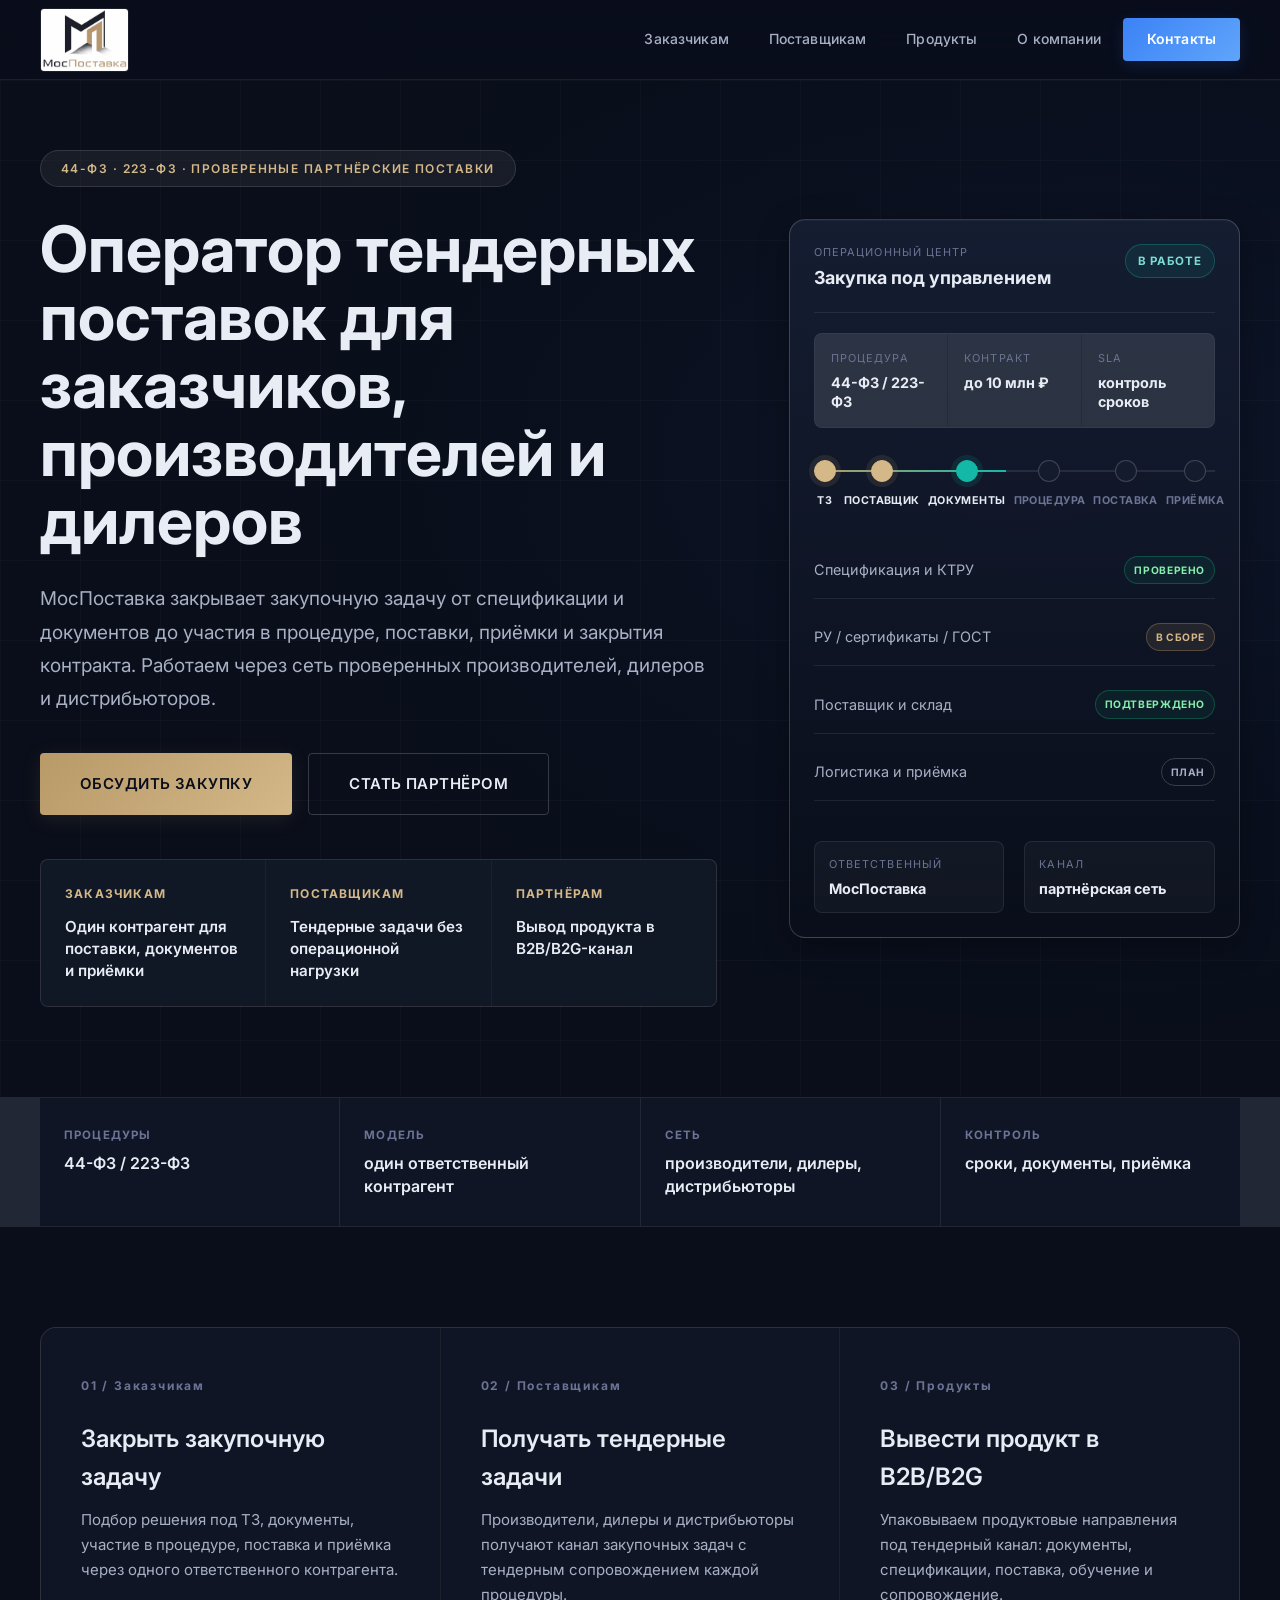
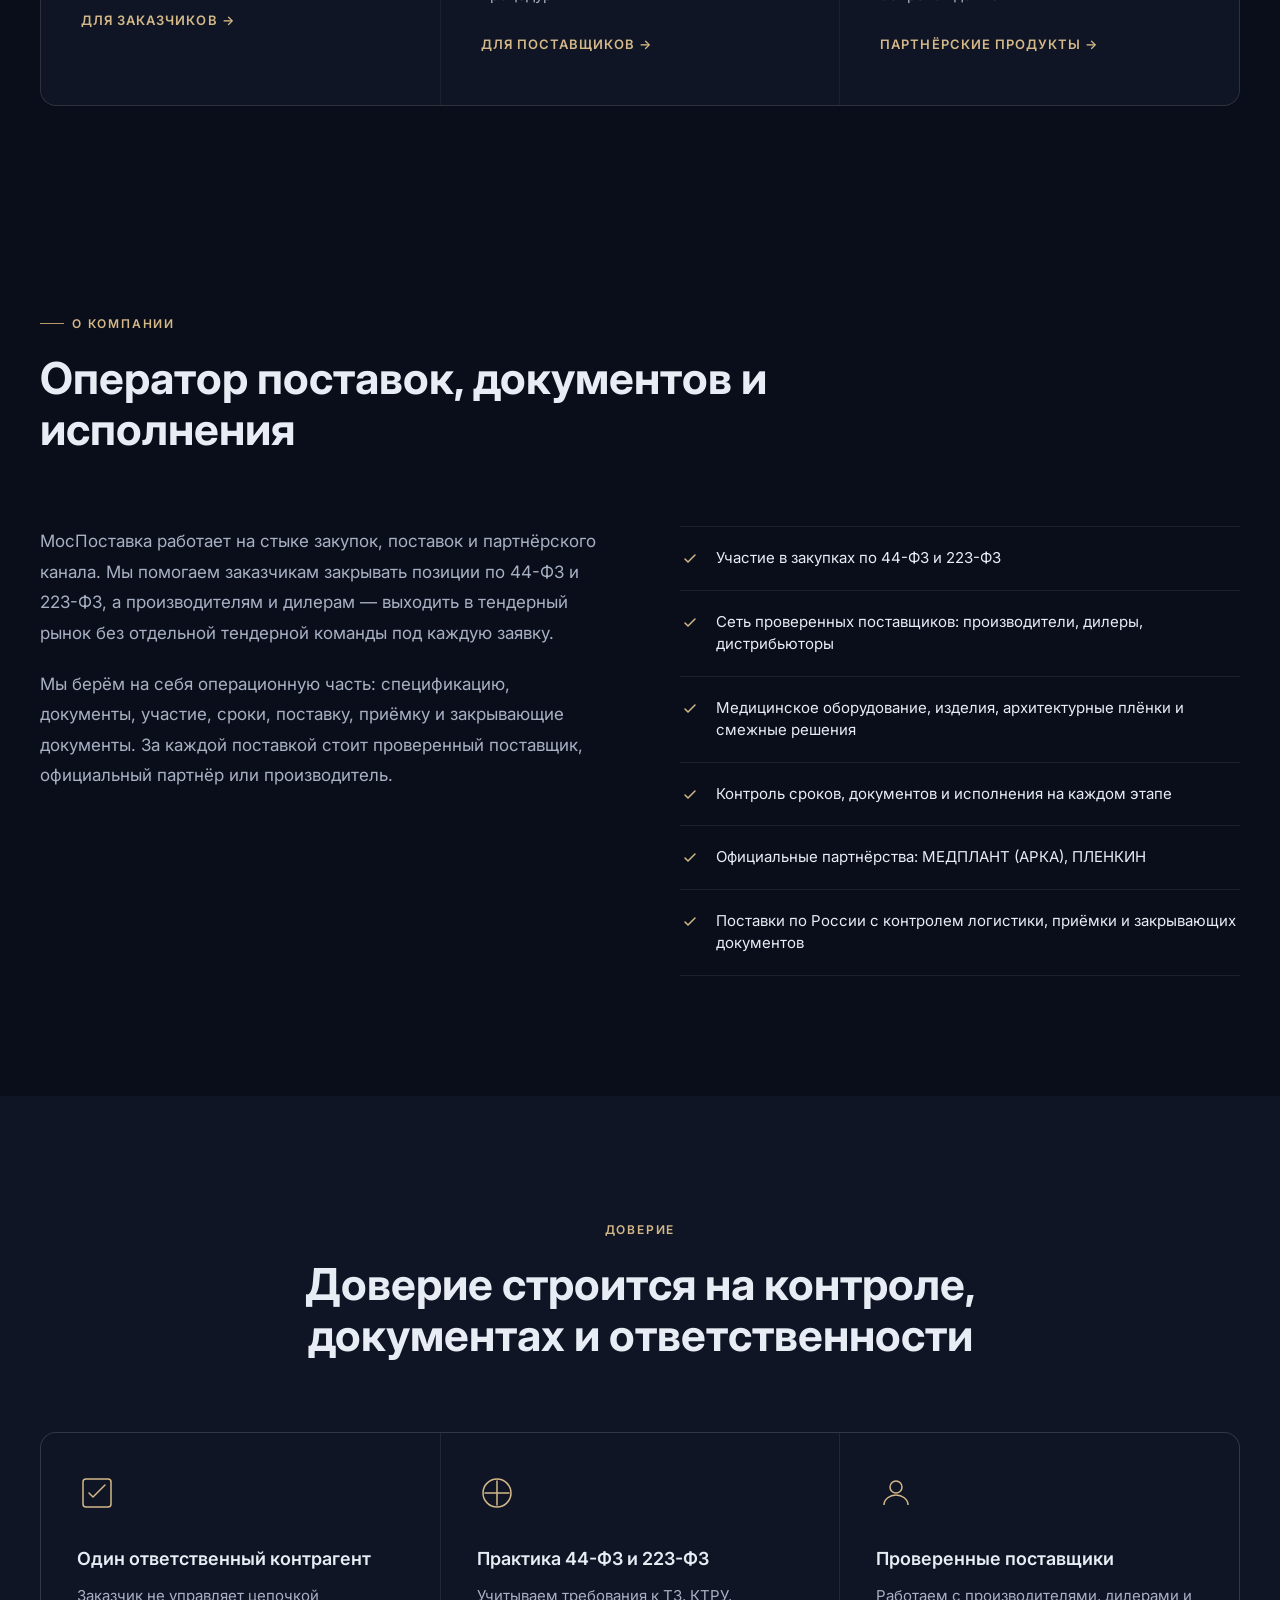
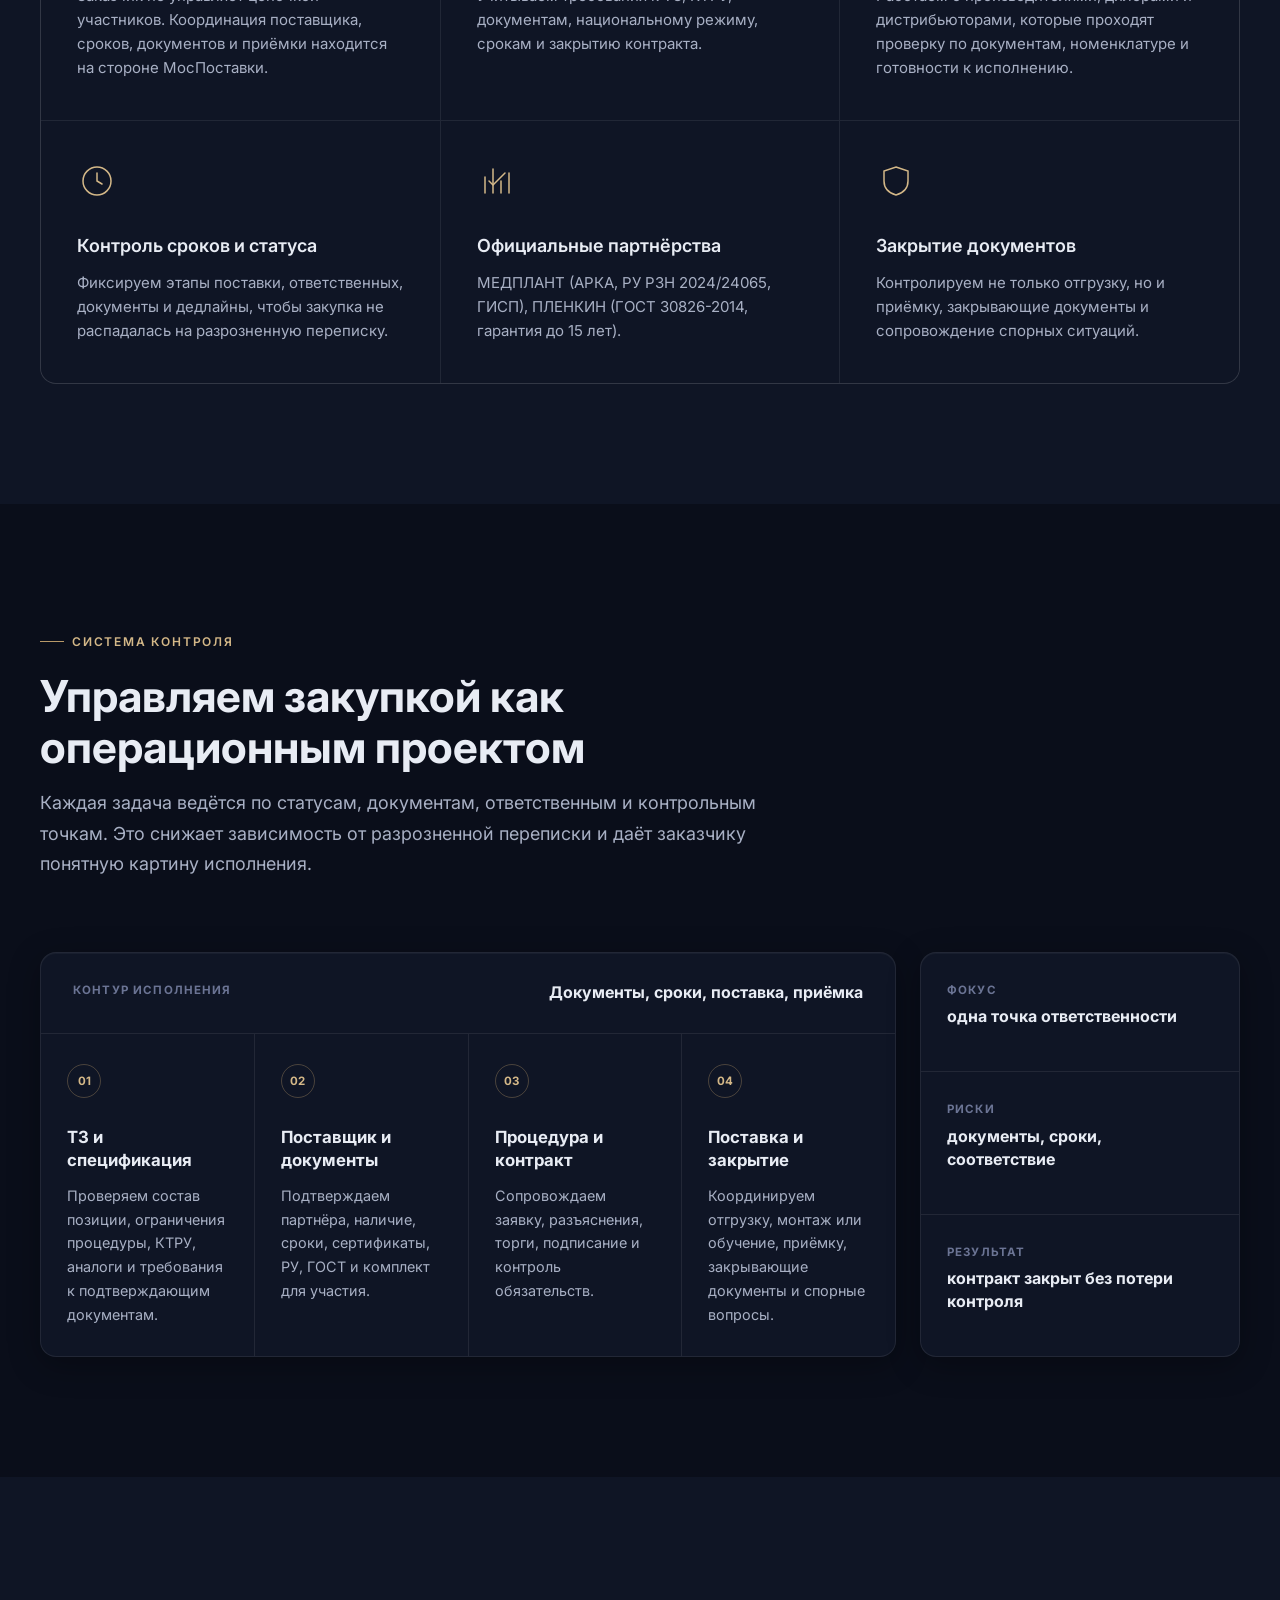
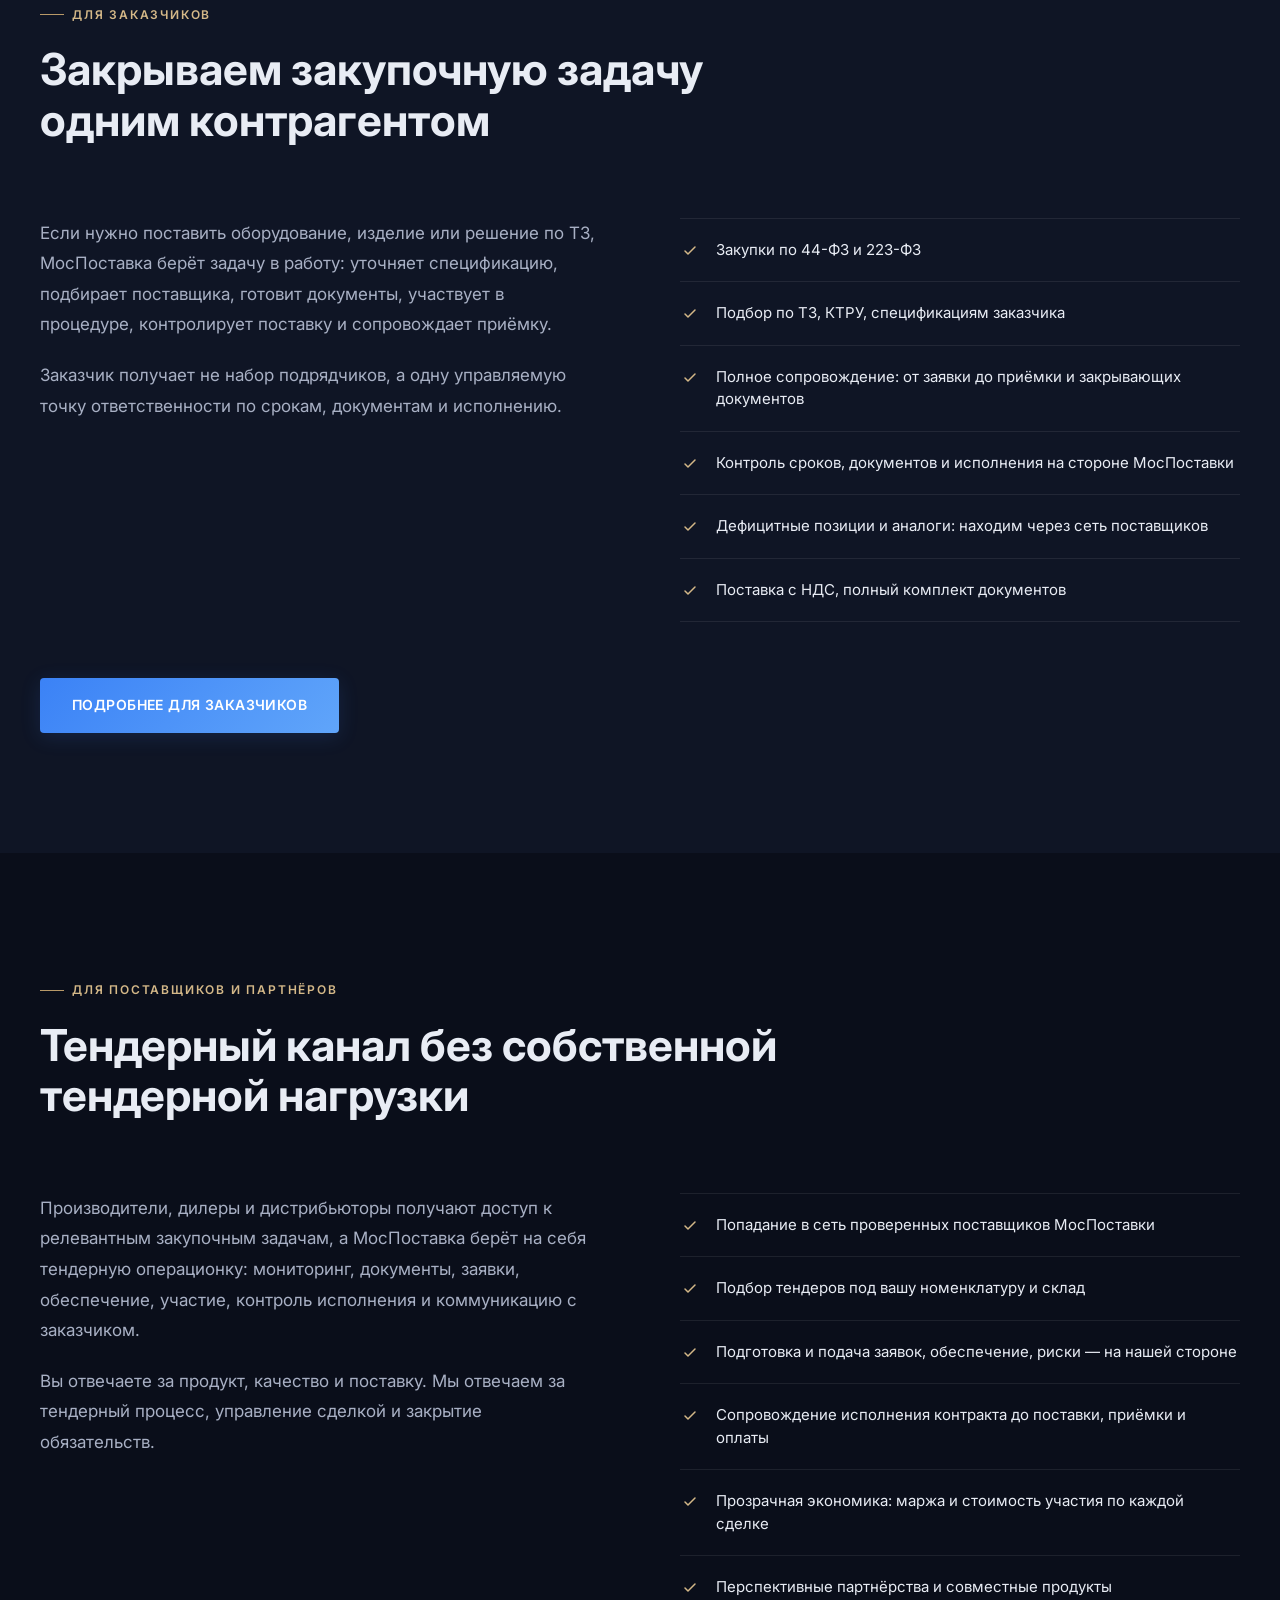
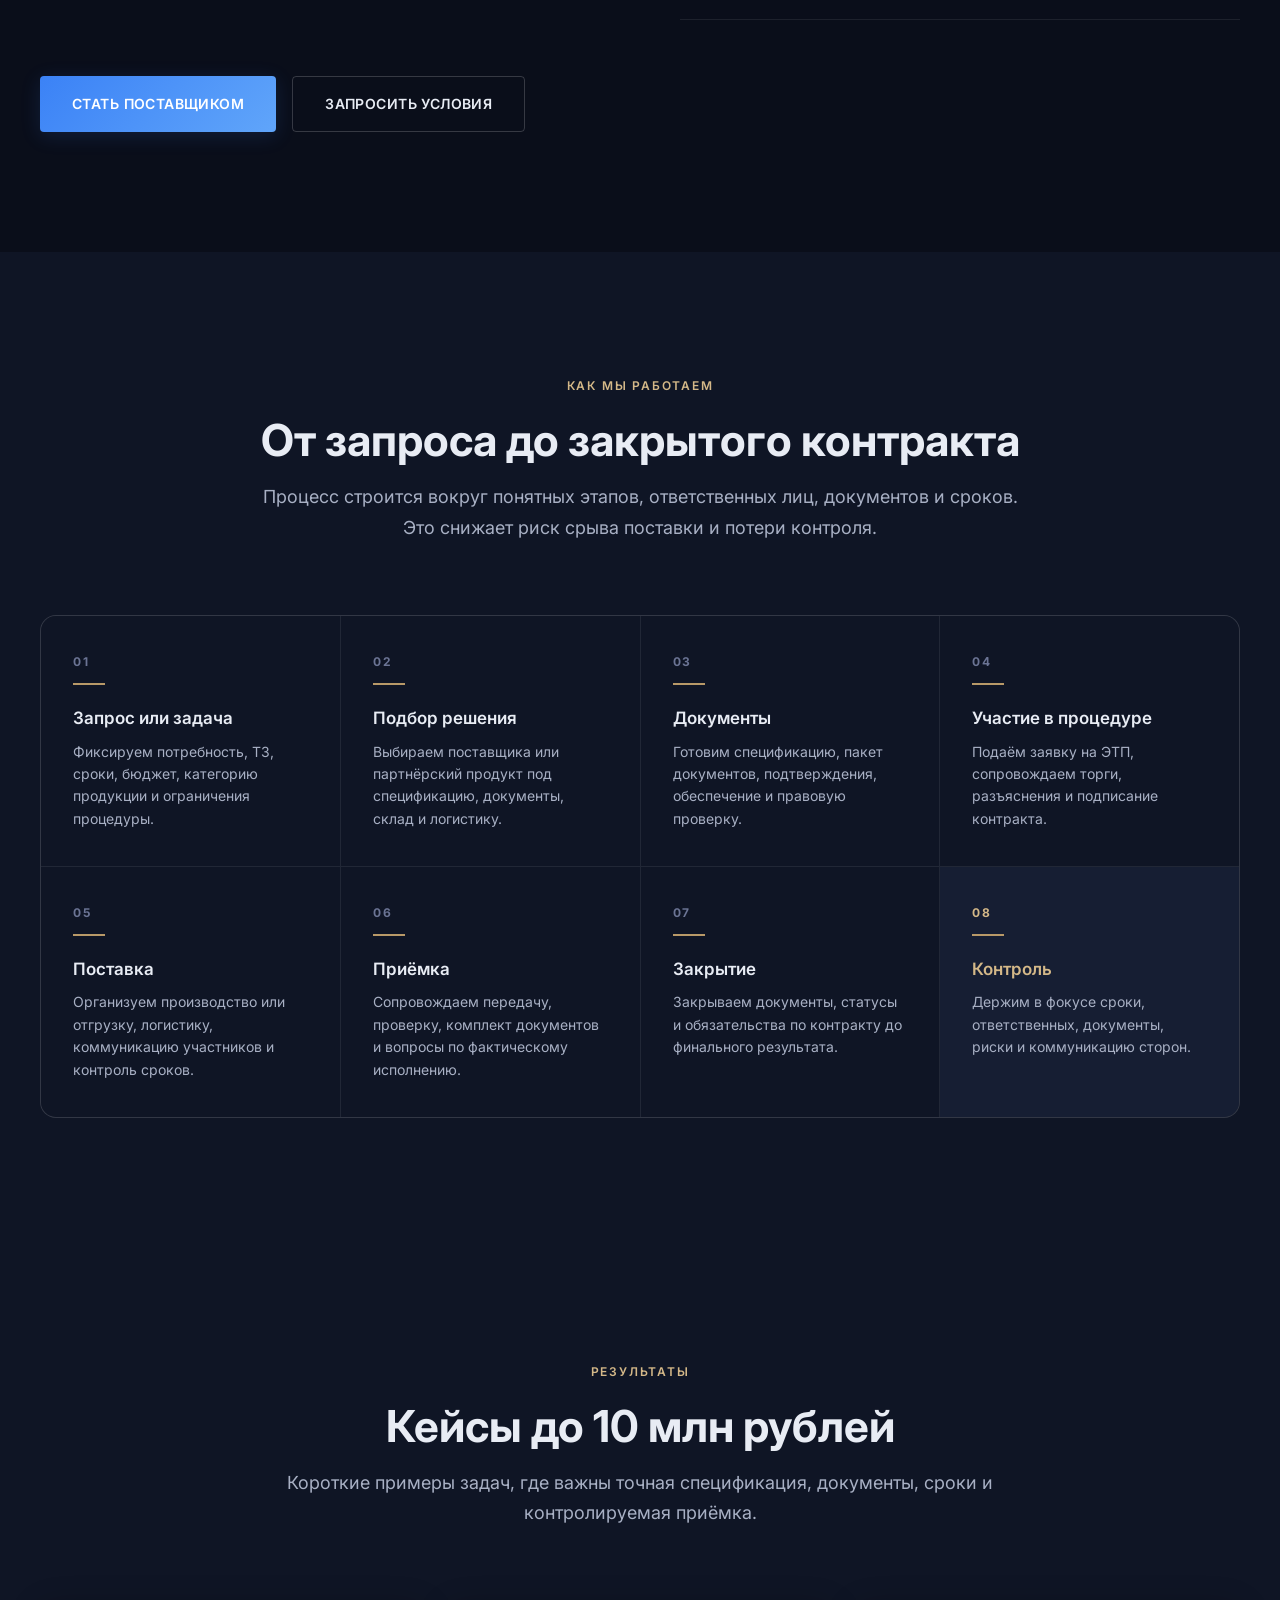
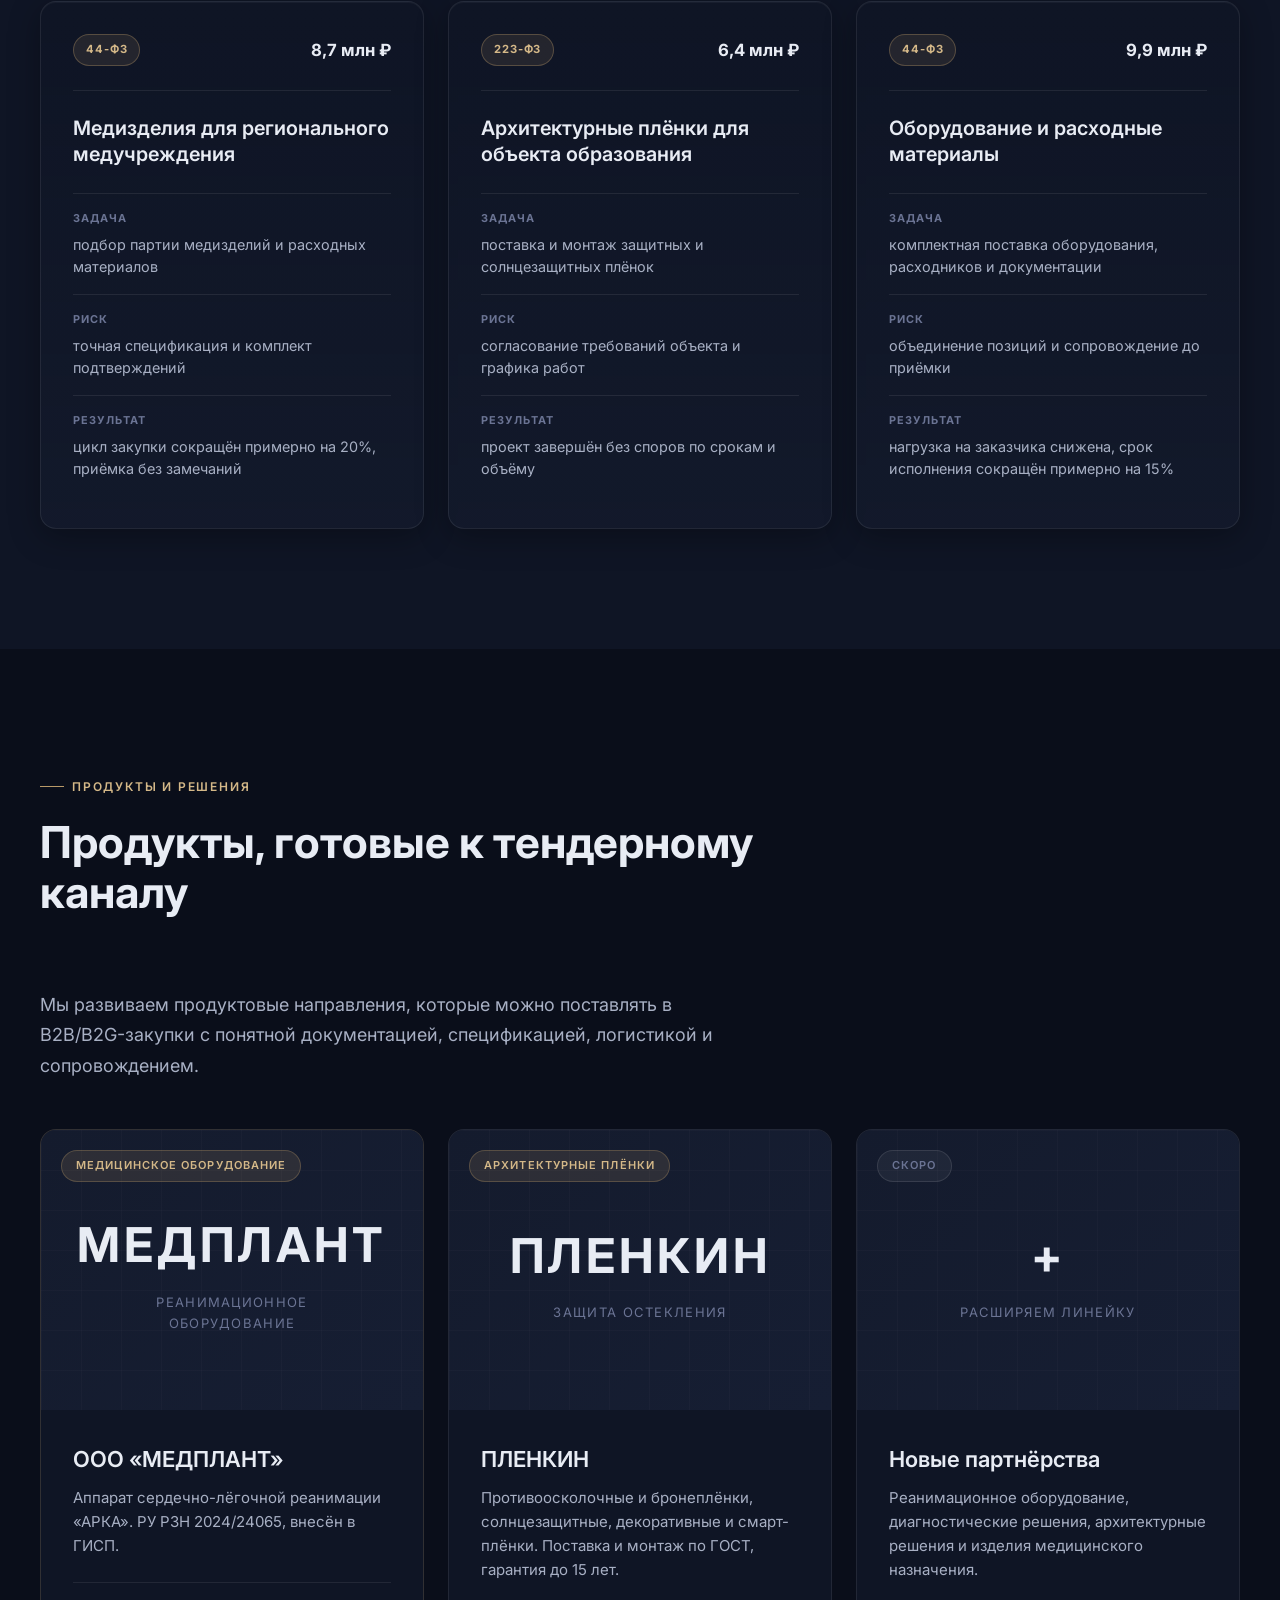
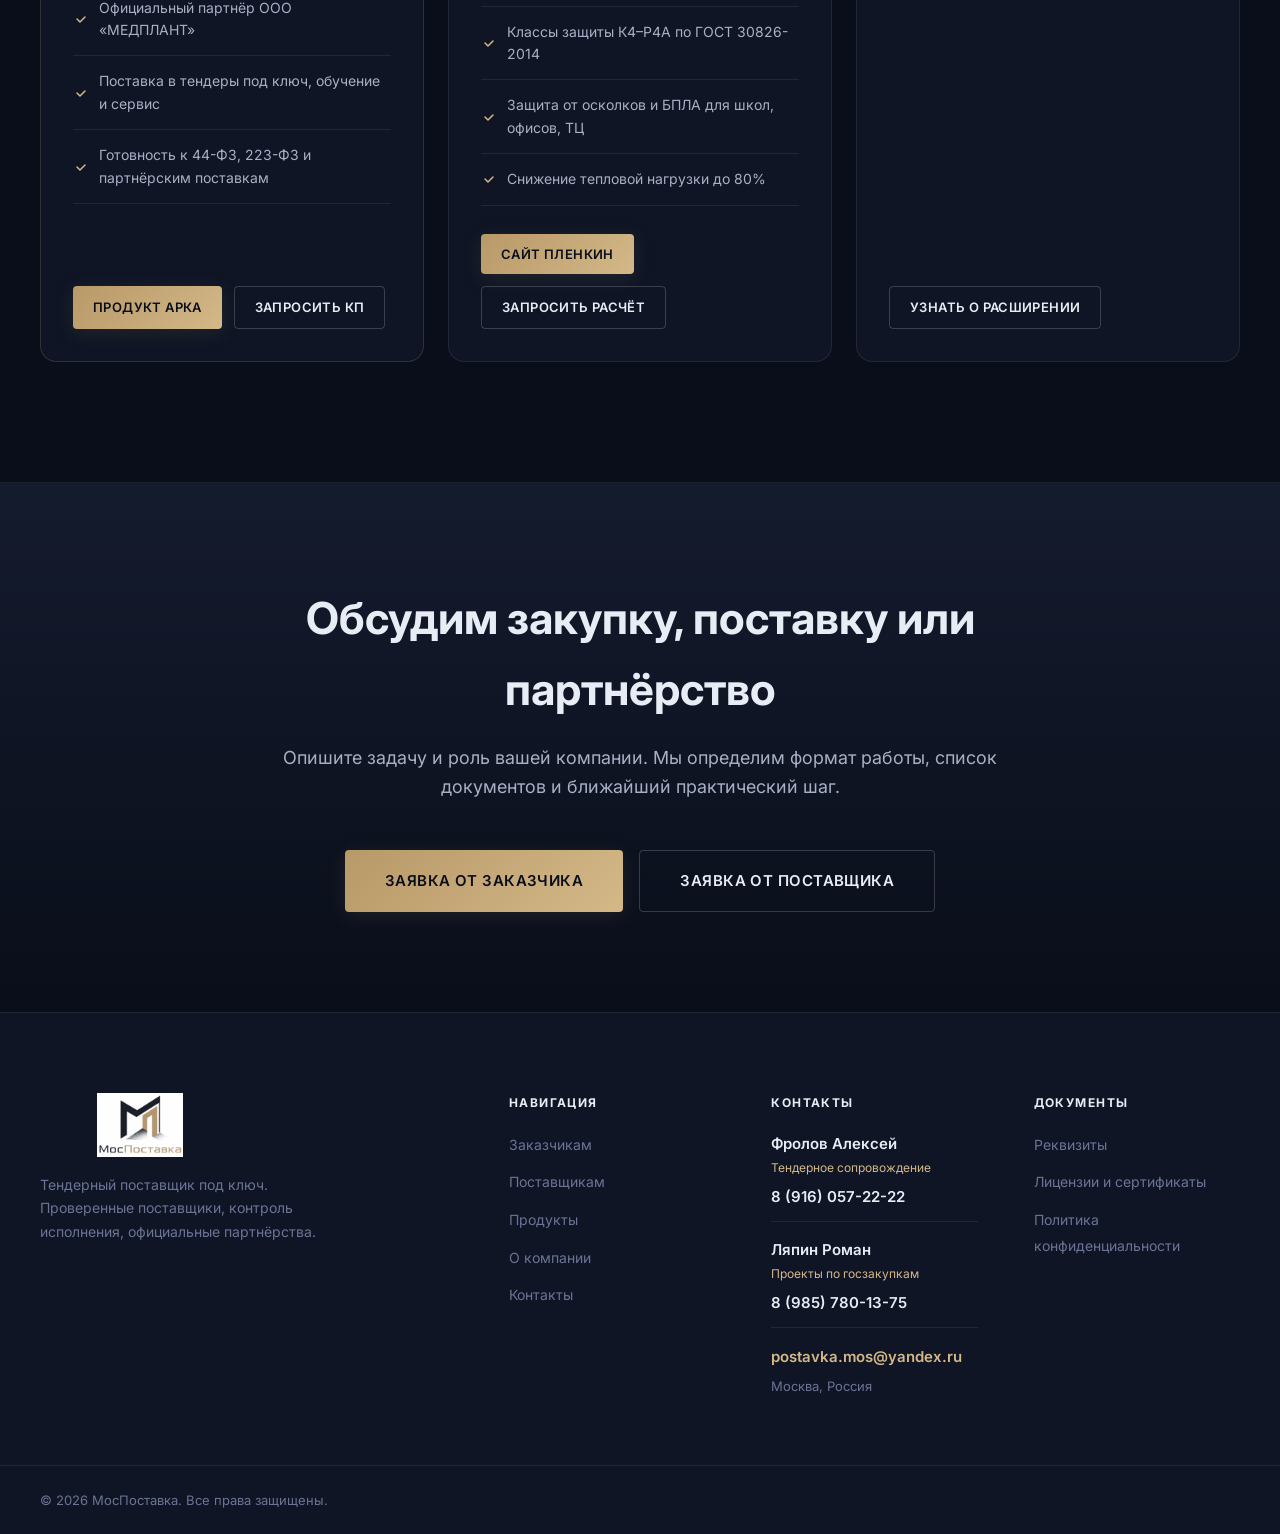
<file: index.html>
<!DOCTYPE html>
<html lang="ru">
<head>
  <meta charset="UTF-8">
  <meta name="viewport" content="width=device-width, initial-scale=1.0">
  <meta name="description" content="МосПоставка — оператор тендерных поставок под ключ по 44-ФЗ и 223-ФЗ. Медицинское оборудование, медизделия, архитектурные плёнки. Проверенные поставщики, документы и контроль исполнения.">
  <meta name="keywords" content="тендеры, 44-ФЗ, 223-ФЗ, медицинское оборудование, поставки, АРКА, ПЛЕНКИН, бронезащита, архитектурные плёнки">
  <title>МосПоставка — тендерные поставки под ключ</title>
  <link rel="stylesheet" href="css/styles.css">
  <link rel="preconnect" href="https://fonts.googleapis.com">
  <link rel="preconnect" href="https://fonts.gstatic.com" crossorigin>
  <link href="https://fonts.googleapis.com/css2?family=Inter:wght@300;400;500;600;700&display=swap" rel="stylesheet">
</head>
<body>

<!-- ============ ШАПКА ============ -->
<header class="header" id="header">
  <div class="container header__inner">
    <a href="index.html" class="logo">
      <img src="assets/img/logo.jpg" alt="МосПоставка" class="logo__img">
    </a>
    <nav class="nav" id="nav">
      <a href="pages/customers.html" class="nav__link">Заказчикам</a>
      <a href="pages/suppliers.html" class="nav__link">Поставщикам</a>
      <a href="pages/products.html" class="nav__link">Продукты</a>
      <a href="pages/about.html" class="nav__link">О компании</a>
      <a href="pages/contacts.html" class="nav__link nav__link--cta">Контакты</a>
    </nav>
    <button class="burger" id="burger" aria-label="Меню">
      <span></span><span></span><span></span>
    </button>
  </div>
</header>

<!-- ============ HERO ============ -->
<section class="hero" id="hero">
  <div class="container hero__inner">
    <div class="hero__content">
      <div class="hero__tag">44-ФЗ &middot; 223-ФЗ &middot; проверенные партнёрские поставки</div>
      <h1 class="hero__title">Оператор тендерных поставок для заказчиков, производителей и дилеров</h1>
      <p class="hero__lead">МосПоставка закрывает закупочную задачу от спецификации и документов до участия в процедуре, поставки, приёмки и закрытия контракта. Работаем через сеть проверенных производителей, дилеров и дистрибьюторов.</p>
      <div class="hero__buttons">
        <a href="pages/contacts.html#customer-form" class="btn btn--gold btn--large">Обсудить закупку</a>
        <a href="pages/contacts.html#supplier-form" class="btn btn--ghost btn--large">Стать партнёром</a>
      </div>
      <div class="hero__roles" aria-label="Основные сценарии работы">
        <a href="pages/customers.html" class="hero-role">
          <span>Заказчикам</span>
          <strong>Один контрагент для поставки, документов и приёмки</strong>
        </a>
        <a href="pages/suppliers.html" class="hero-role">
          <span>Поставщикам</span>
          <strong>Тендерные задачи без операционной нагрузки</strong>
        </a>
        <a href="pages/products.html" class="hero-role">
          <span>Партнёрам</span>
          <strong>Вывод продукта в B2B/B2G-канал</strong>
        </a>
      </div>
    </div>
    <div class="hero__visual" aria-label="Панель операционного контроля поставки">
      <div class="ops-panel">
        <div class="ops-panel__top">
          <div>
            <span>Операционный центр</span>
            <strong>Закупка под управлением</strong>
          </div>
          <div class="ops-status">В работе</div>
        </div>
        <div class="ops-panel__summary">
          <div><span>Процедура</span><strong>44-ФЗ / 223-ФЗ</strong></div>
          <div><span>Контракт</span><strong>до 10 млн ₽</strong></div>
          <div><span>SLA</span><strong>контроль сроков</strong></div>
        </div>
        <div class="ops-progress" aria-label="Этапы исполнения закупки">
          <div class="ops-progress__line"><span></span></div>
          <div class="ops-progress__steps">
            <span class="is-done">ТЗ</span>
            <span class="is-done">Поставщик</span>
            <span class="is-current">Документы</span>
            <span>Процедура</span>
            <span>Поставка</span>
            <span>Приёмка</span>
          </div>
        </div>
        <div class="ops-table" aria-label="Контроль документов и рисков">
          <div class="ops-row">
            <span>Спецификация и КТРУ</span>
            <strong class="ops-chip ops-chip--ok">проверено</strong>
          </div>
          <div class="ops-row">
            <span>РУ / сертификаты / ГОСТ</span>
            <strong class="ops-chip ops-chip--work">в сборе</strong>
          </div>
          <div class="ops-row">
            <span>Поставщик и склад</span>
            <strong class="ops-chip ops-chip--ok">подтверждено</strong>
          </div>
          <div class="ops-row">
            <span>Логистика и приёмка</span>
            <strong class="ops-chip">план</strong>
          </div>
        </div>
        <div class="ops-panel__footer">
          <div><span>Ответственный</span><strong>МосПоставка</strong></div>
          <div><span>Канал</span><strong>партнёрская сеть</strong></div>
        </div>
      </div>
    </div>
  </div>
</section>

<!-- ============ БЫСТРЫЕ ДОКАЗАТЕЛЬСТВА ============ -->
<section class="proof-strip">
  <div class="container proof-strip__grid">
    <div class="proof-item"><span>Процедуры</span><strong>44-ФЗ / 223-ФЗ</strong></div>
    <div class="proof-item"><span>Модель</span><strong>один ответственный контрагент</strong></div>
    <div class="proof-item"><span>Сеть</span><strong>производители, дилеры, дистрибьюторы</strong></div>
    <div class="proof-item"><span>Контроль</span><strong>сроки, документы, приёмка</strong></div>
  </div>
</section>

<!-- ============ КРАТКО О КОМПАНИИ ============ -->
<section class="roles">
  <div class="container">
    <div class="roles__grid">
      <div class="role-card">
        <div class="role-card__num">01 / Заказчикам</div>
        <h3 class="role-card__title">Закрыть закупочную задачу</h3>
        <p class="role-card__text">Подбор решения под ТЗ, документы, участие в процедуре, поставка и приёмка через одного ответственного контрагента.</p>
        <a href="pages/customers.html" class="role-card__link">Для заказчиков &rarr;</a>
      </div>
      <div class="role-card">
        <div class="role-card__num">02 / Поставщикам</div>
        <h3 class="role-card__title">Получать тендерные задачи</h3>
        <p class="role-card__text">Производители, дилеры и дистрибьюторы получают канал закупочных задач с тендерным сопровождением каждой процедуры.</p>
        <a href="pages/suppliers.html" class="role-card__link">Для поставщиков &rarr;</a>
      </div>
      <div class="role-card">
        <div class="role-card__num">03 / Продукты</div>
        <h3 class="role-card__title">Вывести продукт в B2B/B2G</h3>
        <p class="role-card__text">Упаковываем продуктовые направления под тендерный канал: документы, спецификации, поставка, обучение и сопровождение.</p>
        <a href="pages/products.html" class="role-card__link">Партнёрские продукты &rarr;</a>
      </div>
    </div>
  </div>
</section>

<!-- ============ О КОМПАНИИ ============ -->
<section class="section section--dark" id="about">
  <div class="container">
    <div class="section__header">
      <span class="section__tag">О компании</span>
      <h2 class="section__title">Оператор поставок, документов и исполнения</h2>
    </div>
    <div class="two-col">
      <div class="two-col__text">
        <p>МосПоставка работает на стыке закупок, поставок и партнёрского канала. Мы помогаем заказчикам закрывать позиции по 44-ФЗ и 223-ФЗ, а производителям и дилерам — выходить в тендерный рынок без отдельной тендерной команды под каждую заявку.</p>
        <p>Мы берём на себя операционную часть: спецификацию, документы, участие, сроки, поставку, приёмку и закрывающие документы. За каждой поставкой стоит проверенный поставщик, официальный партнёр или производитель.</p>
      </div>
      <ul class="feature-list">
        <li class="feature-list__item">
          <svg class="feature-list__icon" viewBox="0 0 20 20" fill="none"><path d="M5 10l3 3 7-7" stroke="currentColor" stroke-width="1.5" stroke-linecap="round" stroke-linejoin="round"/></svg>
          <span>Участие в закупках по 44-ФЗ и 223-ФЗ</span>
        </li>
        <li class="feature-list__item">
          <svg class="feature-list__icon" viewBox="0 0 20 20" fill="none"><path d="M5 10l3 3 7-7" stroke="currentColor" stroke-width="1.5" stroke-linecap="round" stroke-linejoin="round"/></svg>
          <span>Сеть проверенных поставщиков: производители, дилеры, дистрибьюторы</span>
        </li>
        <li class="feature-list__item">
          <svg class="feature-list__icon" viewBox="0 0 20 20" fill="none"><path d="M5 10l3 3 7-7" stroke="currentColor" stroke-width="1.5" stroke-linecap="round" stroke-linejoin="round"/></svg>
          <span>Медицинское оборудование, изделия, архитектурные плёнки и смежные решения</span>
        </li>
        <li class="feature-list__item">
          <svg class="feature-list__icon" viewBox="0 0 20 20" fill="none"><path d="M5 10l3 3 7-7" stroke="currentColor" stroke-width="1.5" stroke-linecap="round" stroke-linejoin="round"/></svg>
          <span>Контроль сроков, документов и исполнения на каждом этапе</span>
        </li>
        <li class="feature-list__item">
          <svg class="feature-list__icon" viewBox="0 0 20 20" fill="none"><path d="M5 10l3 3 7-7" stroke="currentColor" stroke-width="1.5" stroke-linecap="round" stroke-linejoin="round"/></svg>
          <span>Официальные партнёрства: МЕДПЛАНТ (АРКА), ПЛЕНКИН</span>
        </li>
        <li class="feature-list__item">
          <svg class="feature-list__icon" viewBox="0 0 20 20" fill="none"><path d="M5 10l3 3 7-7" stroke="currentColor" stroke-width="1.5" stroke-linecap="round" stroke-linejoin="round"/></svg>
          <span>Поставки по России с контролем логистики, приёмки и закрывающих документов</span>
        </li>
      </ul>
    </div>
  </div>
</section>

<!-- ============ ПОЧЕМУ НАМ ДОВЕРЯЮТ ============ -->
<section class="section section--surface" id="trust">
  <div class="container">
    <div class="section__header section__header--center">
      <span class="section__tag">Доверие</span>
      <h2 class="section__title">Доверие строится на контроле, документах и ответственности</h2>
    </div>
    <div class="tech-grid">
      <div class="tech-card">
        <svg class="tech-card__icon" viewBox="0 0 40 40" fill="none"><rect x="6" y="6" width="28" height="28" rx="3" stroke="currentColor" stroke-width="1.5"/><path d="M12 20l4 4 12-12" stroke="currentColor" stroke-width="1.5" stroke-linecap="round" stroke-linejoin="round"/></svg>
        <h4 class="tech-card__title">Один ответственный контрагент</h4>
        <p class="tech-card__text">Заказчик не управляет цепочкой участников. Координация поставщика, сроков, документов и приёмки находится на стороне МосПоставки.</p>
      </div>
      <div class="tech-card">
        <svg class="tech-card__icon" viewBox="0 0 40 40" fill="none"><path d="M20 8v24M8 20h24" stroke="currentColor" stroke-width="1.5" stroke-linecap="round"/><circle cx="20" cy="20" r="14" stroke="currentColor" stroke-width="1.5"/></svg>
        <h4 class="tech-card__title">Практика 44-ФЗ и 223-ФЗ</h4>
        <p class="tech-card__text">Учитываем требования к ТЗ, КТРУ, документам, национальному режиму, срокам и закрытию контракта.</p>
      </div>
      <div class="tech-card">
        <svg class="tech-card__icon" viewBox="0 0 40 40" fill="none"><circle cx="20" cy="14" r="6" stroke="currentColor" stroke-width="1.5"/><path d="M8 32c0-6 6-10 12-10s12 4 12 10" stroke="currentColor" stroke-width="1.5"/></svg>
        <h4 class="tech-card__title">Проверенные поставщики</h4>
        <p class="tech-card__text">Работаем с производителями, дилерами и дистрибьюторами, которые проходят проверку по документам, номенклатуре и готовности к исполнению.</p>
      </div>
      <div class="tech-card">
        <svg class="tech-card__icon" viewBox="0 0 40 40" fill="none"><circle cx="20" cy="20" r="14" stroke="currentColor" stroke-width="1.5"/><path d="M20 12v8l5 3" stroke="currentColor" stroke-width="1.5" stroke-linecap="round"/></svg>
        <h4 class="tech-card__title">Контроль сроков и статуса</h4>
        <p class="tech-card__text">Фиксируем этапы поставки, ответственных, документы и дедлайны, чтобы закупка не распадалась на разрозненную переписку.</p>
      </div>
      <div class="tech-card">
        <svg class="tech-card__icon" viewBox="0 0 40 40" fill="none"><path d="M12 20l4 4 12-12" stroke="currentColor" stroke-width="1.5" stroke-linecap="round" stroke-linejoin="round"/><path d="M8 32V16M16 32V8M24 32V20M32 32V12" stroke="currentColor" stroke-width="1.5" stroke-linecap="round"/></svg>
        <h4 class="tech-card__title">Официальные партнёрства</h4>
        <p class="tech-card__text">МЕДПЛАНТ (АРКА, РУ РЗН 2024/24065, ГИСП), ПЛЕНКИН (ГОСТ 30826-2014, гарантия до 15 лет).</p>
      </div>
      <div class="tech-card">
        <svg class="tech-card__icon" viewBox="0 0 40 40" fill="none"><path d="M20 6l12 4v10c0 7-5 12-12 14-7-2-12-7-12-14V10l12-4z" stroke="currentColor" stroke-width="1.5"/></svg>
        <h4 class="tech-card__title">Закрытие документов</h4>
        <p class="tech-card__text">Контролируем не только отгрузку, но и приёмку, закрывающие документы и сопровождение спорных ситуаций.</p>
      </div>
    </div>
  </div>
</section>

<!-- ============ СИСТЕМА КОНТРОЛЯ ============ -->
<section class="section section--dark" id="control-system">
  <div class="container">
    <div class="section__header">
      <span class="section__tag">Система контроля</span>
      <h2 class="section__title">Управляем закупкой как операционным проектом</h2>
      <p class="section__lead">Каждая задача ведётся по статусам, документам, ответственным и контрольным точкам. Это снижает зависимость от разрозненной переписки и даёт заказчику понятную картину исполнения.</p>
    </div>
    <div class="control-board">
      <div class="control-board__main">
        <div class="control-board__head">
          <span>Контур исполнения</span>
          <strong>Документы, сроки, поставка, приёмка</strong>
        </div>
        <div class="control-lanes">
          <div class="control-lane">
            <span>01</span>
            <strong>ТЗ и спецификация</strong>
            <p>Проверяем состав позиции, ограничения процедуры, КТРУ, аналоги и требования к подтверждающим документам.</p>
          </div>
          <div class="control-lane">
            <span>02</span>
            <strong>Поставщик и документы</strong>
            <p>Подтверждаем партнёра, наличие, сроки, сертификаты, РУ, ГОСТ и комплект для участия.</p>
          </div>
          <div class="control-lane">
            <span>03</span>
            <strong>Процедура и контракт</strong>
            <p>Сопровождаем заявку, разъяснения, торги, подписание и контроль обязательств.</p>
          </div>
          <div class="control-lane">
            <span>04</span>
            <strong>Поставка и закрытие</strong>
            <p>Координируем отгрузку, монтаж или обучение, приёмку, закрывающие документы и спорные вопросы.</p>
          </div>
        </div>
      </div>
      <aside class="control-board__side" aria-label="Операционные показатели">
        <div><span>Фокус</span><strong>одна точка ответственности</strong></div>
        <div><span>Риски</span><strong>документы, сроки, соответствие</strong></div>
        <div><span>Результат</span><strong>контракт закрыт без потери контроля</strong></div>
      </aside>
    </div>
  </div>
</section>

<!-- ============ ДЛЯ ЗАКАЗЧИКОВ ============ -->
<section class="section section--surface" id="customers">
  <div class="container">
    <div class="section__header">
      <span class="section__tag">Для заказчиков</span>
      <h2 class="section__title">Закрываем закупочную задачу одним контрагентом</h2>
    </div>
    <div class="two-col">
      <div class="two-col__text">
        <p>Если нужно поставить оборудование, изделие или решение по ТЗ, МосПоставка берёт задачу в работу: уточняет спецификацию, подбирает поставщика, готовит документы, участвует в процедуре, контролирует поставку и сопровождает приёмку.</p>
        <p>Заказчик получает не набор подрядчиков, а одну управляемую точку ответственности по срокам, документам и исполнению.</p>
      </div>
      <ul class="feature-list">
        <li class="feature-list__item">
          <svg class="feature-list__icon" viewBox="0 0 20 20" fill="none"><path d="M5 10l3 3 7-7" stroke="currentColor" stroke-width="1.5" stroke-linecap="round" stroke-linejoin="round"/></svg>
          <span>Закупки по 44-ФЗ и 223-ФЗ</span>
        </li>
        <li class="feature-list__item">
          <svg class="feature-list__icon" viewBox="0 0 20 20" fill="none"><path d="M5 10l3 3 7-7" stroke="currentColor" stroke-width="1.5" stroke-linecap="round" stroke-linejoin="round"/></svg>
          <span>Подбор по ТЗ, КТРУ, спецификациям заказчика</span>
        </li>
        <li class="feature-list__item">
          <svg class="feature-list__icon" viewBox="0 0 20 20" fill="none"><path d="M5 10l3 3 7-7" stroke="currentColor" stroke-width="1.5" stroke-linecap="round" stroke-linejoin="round"/></svg>
          <span>Полное сопровождение: от заявки до приёмки и закрывающих документов</span>
        </li>
        <li class="feature-list__item">
          <svg class="feature-list__icon" viewBox="0 0 20 20" fill="none"><path d="M5 10l3 3 7-7" stroke="currentColor" stroke-width="1.5" stroke-linecap="round" stroke-linejoin="round"/></svg>
          <span>Контроль сроков, документов и исполнения на стороне МосПоставки</span>
        </li>
        <li class="feature-list__item">
          <svg class="feature-list__icon" viewBox="0 0 20 20" fill="none"><path d="M5 10l3 3 7-7" stroke="currentColor" stroke-width="1.5" stroke-linecap="round" stroke-linejoin="round"/></svg>
          <span>Дефицитные позиции и аналоги: находим через сеть поставщиков</span>
        </li>
        <li class="feature-list__item">
          <svg class="feature-list__icon" viewBox="0 0 20 20" fill="none"><path d="M5 10l3 3 7-7" stroke="currentColor" stroke-width="1.5" stroke-linecap="round" stroke-linejoin="round"/></svg>
          <span>Поставка с НДС, полный комплект документов</span>
        </li>
      </ul>
    </div>
    <div class="section__cta">
      <a href="pages/customers.html" class="btn btn--primary">Подробнее для заказчиков</a>
    </div>
  </div>
</section>

<!-- ============ ДЛЯ ПОСТАВЩИКОВ ============ -->
<section class="section section--dark" id="suppliers">
  <div class="container">
    <div class="section__header">
      <span class="section__tag">Для поставщиков и партнёров</span>
      <h2 class="section__title">Тендерный канал без собственной тендерной нагрузки</h2>
    </div>
    <div class="two-col two-col--reverse">
      <ul class="feature-list">
        <li class="feature-list__item">
          <svg class="feature-list__icon" viewBox="0 0 20 20" fill="none"><path d="M5 10l3 3 7-7" stroke="currentColor" stroke-width="1.5" stroke-linecap="round" stroke-linejoin="round"/></svg>
          <span>Попадание в сеть проверенных поставщиков МосПоставки</span>
        </li>
        <li class="feature-list__item">
          <svg class="feature-list__icon" viewBox="0 0 20 20" fill="none"><path d="M5 10l3 3 7-7" stroke="currentColor" stroke-width="1.5" stroke-linecap="round" stroke-linejoin="round"/></svg>
          <span>Подбор тендеров под вашу номенклатуру и склад</span>
        </li>
        <li class="feature-list__item">
          <svg class="feature-list__icon" viewBox="0 0 20 20" fill="none"><path d="M5 10l3 3 7-7" stroke="currentColor" stroke-width="1.5" stroke-linecap="round" stroke-linejoin="round"/></svg>
          <span>Подготовка и подача заявок, обеспечение, риски — на нашей стороне</span>
        </li>
        <li class="feature-list__item">
          <svg class="feature-list__icon" viewBox="0 0 20 20" fill="none"><path d="M5 10l3 3 7-7" stroke="currentColor" stroke-width="1.5" stroke-linecap="round" stroke-linejoin="round"/></svg>
          <span>Сопровождение исполнения контракта до поставки, приёмки и оплаты</span>
        </li>
        <li class="feature-list__item">
          <svg class="feature-list__icon" viewBox="0 0 20 20" fill="none"><path d="M5 10l3 3 7-7" stroke="currentColor" stroke-width="1.5" stroke-linecap="round" stroke-linejoin="round"/></svg>
          <span>Прозрачная экономика: маржа и стоимость участия по каждой сделке</span>
        </li>
        <li class="feature-list__item">
          <svg class="feature-list__icon" viewBox="0 0 20 20" fill="none"><path d="M5 10l3 3 7-7" stroke="currentColor" stroke-width="1.5" stroke-linecap="round" stroke-linejoin="round"/></svg>
          <span>Перспективные партнёрства и совместные продукты</span>
        </li>
      </ul>
      <div class="two-col__text">
        <p>Производители, дилеры и дистрибьюторы получают доступ к релевантным закупочным задачам, а МосПоставка берёт на себя тендерную операционку: мониторинг, документы, заявки, обеспечение, участие, контроль исполнения и коммуникацию с заказчиком.</p>
        <p>Вы отвечаете за продукт, качество и поставку. Мы отвечаем за тендерный процесс, управление сделкой и закрытие обязательств.</p>
      </div>
    </div>
    <div class="section__cta">
      <a href="pages/suppliers.html" class="btn btn--primary">Стать поставщиком</a>
      <a href="pages/suppliers.html#partnership" class="btn btn--ghost">Запросить условия</a>
    </div>
  </div>
</section>

<!-- ============ КАК МЫ РАБОТАЕМ ============ -->
<section class="section section--surface" id="process">
  <div class="container">
    <div class="section__header section__header--center">
      <span class="section__tag">Как мы работаем</span>
      <h2 class="section__title">От запроса до закрытого контракта</h2>
      <p class="section__lead">Процесс строится вокруг понятных этапов, ответственных лиц, документов и сроков. Это снижает риск срыва поставки и потери контроля.</p>
    </div>
    <div class="process">
      <div class="process__step">
        <div class="process__num">01</div>
        <h4 class="process__title">Запрос или задача</h4>
        <p class="process__text">Фиксируем потребность, ТЗ, сроки, бюджет, категорию продукции и ограничения процедуры.</p>
      </div>
      <div class="process__step">
        <div class="process__num">02</div>
        <h4 class="process__title">Подбор решения</h4>
        <p class="process__text">Выбираем поставщика или партнёрский продукт под спецификацию, документы, склад и логистику.</p>
      </div>
      <div class="process__step">
        <div class="process__num">03</div>
        <h4 class="process__title">Документы</h4>
        <p class="process__text">Готовим спецификацию, пакет документов, подтверждения, обеспечение и правовую проверку.</p>
      </div>
      <div class="process__step">
        <div class="process__num">04</div>
        <h4 class="process__title">Участие в процедуре</h4>
        <p class="process__text">Подаём заявку на ЭТП, сопровождаем торги, разъяснения и подписание контракта.</p>
      </div>
      <div class="process__step">
        <div class="process__num">05</div>
        <h4 class="process__title">Поставка</h4>
        <p class="process__text">Организуем производство или отгрузку, логистику, коммуникацию участников и контроль сроков.</p>
      </div>
      <div class="process__step">
        <div class="process__num">06</div>
        <h4 class="process__title">Приёмка</h4>
        <p class="process__text">Сопровождаем передачу, проверку, комплект документов и вопросы по фактическому исполнению.</p>
      </div>
      <div class="process__step">
        <div class="process__num">07</div>
        <h4 class="process__title">Закрытие</h4>
        <p class="process__text">Закрываем документы, статусы и обязательства по контракту до финального результата.</p>
      </div>
      <div class="process__step" style="background: var(--color-surface);">
        <div class="process__num" style="color: var(--color-gold-2);">08</div>
        <h4 class="process__title" style="color: var(--color-gold-2);">Контроль</h4>
        <p class="process__text">Держим в фокусе сроки, ответственных, документы, риски и коммуникацию сторон.</p>
      </div>
    </div>
  </div>
</section>

<!-- ============ РЕЗУЛЬТАТЫ ============ -->
<section class="section section--surface" id="cases">
  <div class="container">
    <div class="section__header section__header--center">
      <span class="section__tag">Результаты</span>
      <h2 class="section__title">Кейсы до 10 млн рублей</h2>
      <p class="section__lead">Короткие примеры задач, где важны точная спецификация, документы, сроки и контролируемая приёмка.</p>
    </div>
    <div class="case-grid">
      <article class="case-card">
        <div class="case-card__top"><span>44-ФЗ</span><strong>8,7 млн ₽</strong></div>
        <h4>Медизделия для регионального медучреждения</h4>
        <dl class="case-card__meta">
          <div><dt>Задача</dt><dd>подбор партии медизделий и расходных материалов</dd></div>
          <div><dt>Риск</dt><dd>точная спецификация и комплект подтверждений</dd></div>
          <div><dt>Результат</dt><dd>цикл закупки сокращён примерно на 20%, приёмка без замечаний</dd></div>
        </dl>
      </article>
      <article class="case-card">
        <div class="case-card__top"><span>223-ФЗ</span><strong>6,4 млн ₽</strong></div>
        <h4>Архитектурные плёнки для объекта образования</h4>
        <dl class="case-card__meta">
          <div><dt>Задача</dt><dd>поставка и монтаж защитных и солнцезащитных плёнок</dd></div>
          <div><dt>Риск</dt><dd>согласование требований объекта и графика работ</dd></div>
          <div><dt>Результат</dt><dd>проект завершён без споров по срокам и объёму</dd></div>
        </dl>
      </article>
      <article class="case-card">
        <div class="case-card__top"><span>44-ФЗ</span><strong>9,9 млн ₽</strong></div>
        <h4>Оборудование и расходные материалы</h4>
        <dl class="case-card__meta">
          <div><dt>Задача</dt><dd>комплектная поставка оборудования, расходников и документации</dd></div>
          <div><dt>Риск</dt><dd>объединение позиций и сопровождение до приёмки</dd></div>
          <div><dt>Результат</dt><dd>нагрузка на заказчика снижена, срок исполнения сокращён примерно на 15%</dd></div>
        </dl>
      </article>
    </div>
  </div>
</section>

<!-- ============ ПРОДУКТЫ И РЕШЕНИЯ ============ -->
<section class="section section--dark" id="products">
  <div class="container">
    <div class="section__header">
      <span class="section__tag">Продукты и решения</span>
      <h2 class="section__title">Продукты, готовые к тендерному каналу</h2>
    </div>
    <p style="font-size: 1.125rem; color: var(--color-text-2); max-width: 680px; margin-bottom: 48px; line-height: 1.7;">
      Мы развиваем продуктовые направления, которые можно поставлять в B2B/B2G-закупки с понятной документацией, спецификацией, логистикой и сопровождением.
    </p>
    <div class="products-grid">
      <div class="product-card product-card--featured">
        <div class="product-card__image">
          <div class="product-card__badge">Медицинское оборудование</div>
          <div class="product-card__placeholder">
            <span>МЕДПЛАНТ</span>
            <small>Реанимационное<br>оборудование</small>
          </div>
        </div>
        <div class="product-card__body">
          <h4 class="product-card__title">ООО «МЕДПЛАНТ»</h4>
          <p class="product-card__desc">Аппарат сердечно-лёгочной реанимации «АРКА». РУ РЗН 2024/24065, внесён в ГИСП.</p>
          <ul class="product-card__features">
            <li><svg viewBox="0 0 16 16" fill="none"><path d="M4 8l3 3 5-5" stroke="currentColor" stroke-width="1.5" stroke-linecap="round" stroke-linejoin="round"/></svg>Официальный партнёр ООО «МЕДПЛАНТ»</li>
            <li><svg viewBox="0 0 16 16" fill="none"><path d="M4 8l3 3 5-5" stroke="currentColor" stroke-width="1.5" stroke-linecap="round" stroke-linejoin="round"/></svg>Поставка в тендеры под ключ, обучение и сервис</li>
            <li><svg viewBox="0 0 16 16" fill="none"><path d="M4 8l3 3 5-5" stroke="currentColor" stroke-width="1.5" stroke-linecap="round" stroke-linejoin="round"/></svg>Готовность к 44-ФЗ, 223-ФЗ и партнёрским поставкам</li>
          </ul>
          <div class="product-card__cta">
            <a href="pages/arka.html" class="btn btn--gold btn--small">Продукт АРКА</a>
            <a href="pages/contacts.html#customer-form" class="btn btn--ghost btn--small">Запросить КП</a>
          </div>
        </div>
      </div>
      <div class="product-card">
        <div class="product-card__image">
          <div class="product-card__badge">Архитектурные плёнки</div>
          <div class="product-card__placeholder">
            <span>ПЛЕНКИН</span>
            <small>Защита остекления</small>
          </div>
        </div>
        <div class="product-card__body">
          <h4 class="product-card__title">ПЛЕНКИН</h4>
          <p class="product-card__desc">Противоосколочные и бронеплёнки, солнцезащитные, декоративные и смарт-плёнки. Поставка и монтаж по ГОСТ, гарантия до 15 лет.</p>
          <ul class="product-card__features">
            <li><svg viewBox="0 0 16 16" fill="none"><path d="M4 8l3 3 5-5" stroke="currentColor" stroke-width="1.5" stroke-linecap="round" stroke-linejoin="round"/></svg>Классы защиты К4–Р4А по ГОСТ 30826-2014</li>
            <li><svg viewBox="0 0 16 16" fill="none"><path d="M4 8l3 3 5-5" stroke="currentColor" stroke-width="1.5" stroke-linecap="round" stroke-linejoin="round"/></svg>Защита от осколков и БПЛА для школ, офисов, ТЦ</li>
            <li><svg viewBox="0 0 16 16" fill="none"><path d="M4 8l3 3 5-5" stroke="currentColor" stroke-width="1.5" stroke-linecap="round" stroke-linejoin="round"/></svg>Снижение тепловой нагрузки до 80%</li>
          </ul>
          <div class="product-card__cta">
            <a href="https://plenkin.vercel.app" target="_blank" rel="noopener noreferrer" class="btn btn--gold btn--small">Сайт ПЛЕНКИН</a>
            <a href="pages/contacts.html#customer-form" class="btn btn--ghost btn--small">Запросить расчёт</a>
          </div>
        </div>
      </div>
      <div class="product-card">
        <div class="product-card__image">
          <div class="product-card__badge product-card__badge--soon">Скоро</div>
          <div class="product-card__placeholder">
            <span>+</span>
            <small>Расширяем линейку</small>
          </div>
        </div>
        <div class="product-card__body">
          <h4 class="product-card__title">Новые партнёрства</h4>
          <p class="product-card__desc">Реанимационное оборудование, диагностические решения, архитектурные решения и изделия медицинского назначения.</p>
          <div class="product-card__cta">
            <a href="pages/products.html" class="btn btn--ghost btn--small">Узнать о расширении</a>
          </div>
        </div>
      </div>
    </div>
  </div>
</section>

<!-- ============ CTA ФИНАЛ ============ -->
<section class="section--cta-final" id="cta">
  <div class="container">
    <div class="cta-final">
      <h2 class="cta-final__title">Обсудим закупку, поставку или партнёрство</h2>
      <p class="cta-final__text">Опишите задачу и роль вашей компании. Мы определим формат работы, список документов и ближайший практический шаг.</p>
      <div class="cta-final__buttons">
        <a href="pages/contacts.html#customer-form" class="btn btn--gold btn--large">Заявка от заказчика</a>
        <a href="pages/contacts.html#supplier-form" class="btn btn--ghost btn--large">Заявка от поставщика</a>
      </div>
    </div>
  </div>
</section>

<!-- ============ ФУТЕР ============ -->
<footer class="footer">
  <div class="container">
    <div class="footer__inner">
      <div class="footer__col footer__brand">
        <img src="assets/img/logo.jpg" alt="МосПоставка" class="footer__logo">
        <p class="footer__desc">Тендерный поставщик под ключ. Проверенные поставщики, контроль исполнения, официальные партнёрства.</p>
      </div>
      <div class="footer__col">
        <h5 class="footer__heading">Навигация</h5>
        <ul class="footer__links">
          <li><a href="pages/customers.html">Заказчикам</a></li>
          <li><a href="pages/suppliers.html">Поставщикам</a></li>
          <li><a href="pages/products.html">Продукты</a></li>
          <li><a href="pages/about.html">О компании</a></li>
          <li><a href="pages/contacts.html">Контакты</a></li>
        </ul>
      </div>
      <div class="footer__col">
        <h5 class="footer__heading">Контакты</h5>
        <ul class="footer__contacts">
          <li class="footer__person">
            <span class="footer__person-name">Фролов Алексей</span>
            <span class="footer__person-role">Тендерное сопровождение</span>
            <a href="tel:+79160572222" class="footer__person-phone">8 (916) 057-22-22</a>
          </li>
          <li class="footer__person">
            <span class="footer__person-name">Ляпин Роман</span>
            <span class="footer__person-role">Проекты по госзакупкам</span>
            <a href="tel:+79857801375" class="footer__person-phone">8 (985) 780-13-75</a>
          </li>
          <li>
            <a href="mailto:postavka.mos@yandex.ru" class="footer__email">postavka.mos@yandex.ru</a>
            <span class="footer__city">Москва, Россия</span>
          </li>
        </ul>
      </div>
      <div class="footer__col">
        <h5 class="footer__heading">Документы</h5>
        <ul class="footer__links">
          <li><a href="pages/documents.html#requisites">Реквизиты</a></li>
          <li><a href="pages/documents.html#certificates">Лицензии и сертификаты</a></li>
          <li><a href="pages/documents.html#privacy">Политика конфиденциальности</a></li>
        </ul>
      </div>
    </div>
  </div>
  <div class="footer__bottom">
    <div class="container">
      <p>&copy; 2026 МосПоставка. Все права защищены.</p>
    </div>
  </div>
</footer>

<script src="js/script.js"></script>
</body>
</html>
</file>
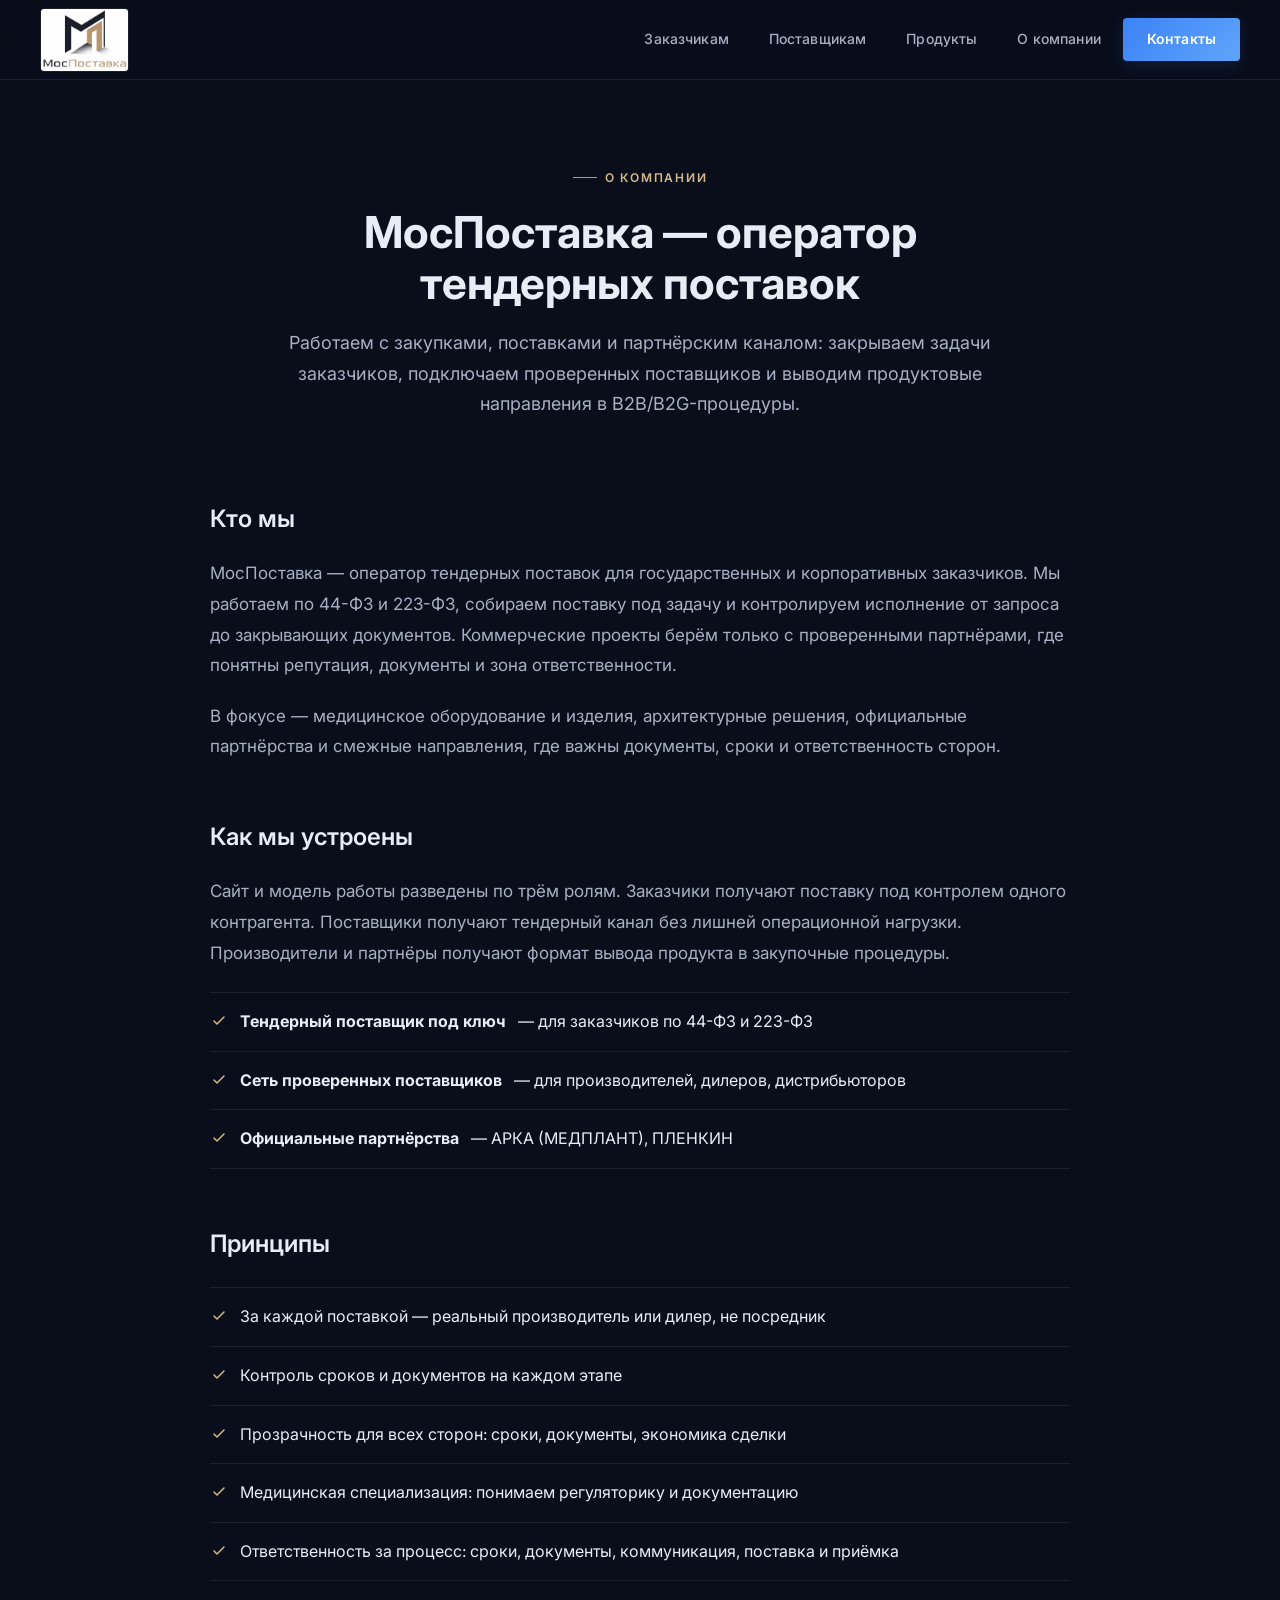
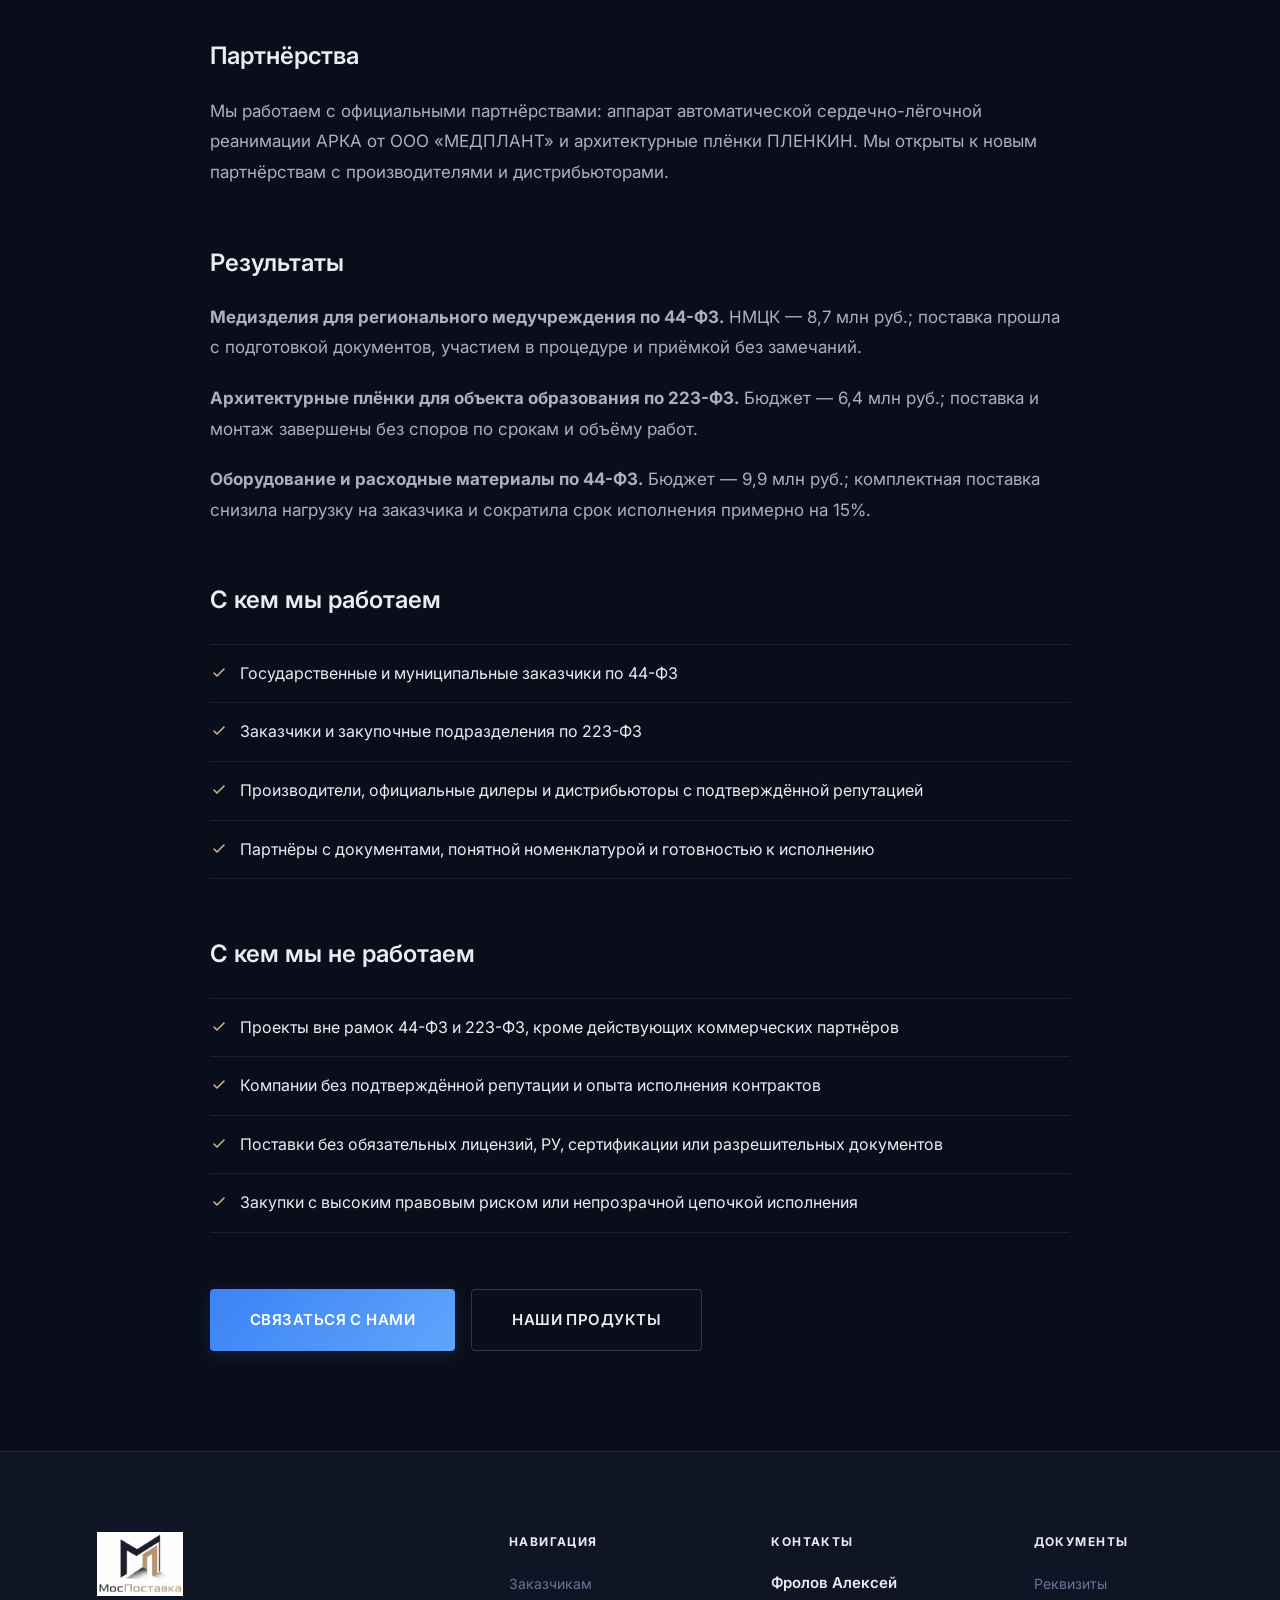
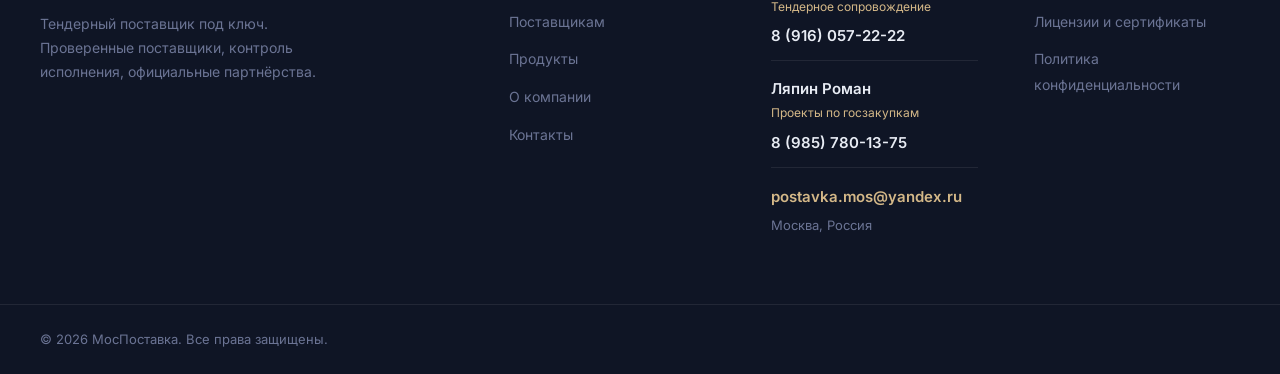
<file: pages/about.html>
<!DOCTYPE html>
<html lang="ru">
<head>
  <meta charset="UTF-8">
  <meta name="viewport" content="width=device-width, initial-scale=1.0">
  <meta name="description" content="О компании МосПоставка — оператор тендерных поставок под ключ по 44-ФЗ и 223-ФЗ, сеть проверенных поставщиков, документы и официальные партнёрства.">
  <title>О компании — МосПоставка</title>
  <link rel="stylesheet" href="../css/styles.css">
  <link rel="preconnect" href="https://fonts.googleapis.com">
  <link rel="preconnect" href="https://fonts.gstatic.com" crossorigin>
  <link href="https://fonts.googleapis.com/css2?family=Inter:wght@300;400;500;600;700&display=swap" rel="stylesheet">
</head>
<body>

<header class="header" id="header">
  <div class="container header__inner">
    <a href="../index.html" class="logo">
      <img src="../assets/img/logo.jpg" alt="МосПоставка" class="logo__img">
    </a>
    <nav class="nav" id="nav">
      <a href="customers.html" class="nav__link">Заказчикам</a>
      <a href="suppliers.html" class="nav__link">Поставщикам</a>
      <a href="products.html" class="nav__link">Продукты</a>
      <a href="about.html" class="nav__link">О компании</a>
      <a href="contacts.html" class="nav__link nav__link--cta">Контакты</a>
    </nav>
    <button class="burger" id="burger" aria-label="Меню">
      <span></span><span></span><span></span>
    </button>
  </div>
</header>

<section class="page">
  <div class="container">
    <div class="page__header">
      <span class="section__tag">О компании</span>
      <h1 class="page__title">МосПоставка — оператор тендерных поставок</h1>
      <p class="page__lead">Работаем с закупками, поставками и партнёрским каналом: закрываем задачи заказчиков, подключаем проверенных поставщиков и выводим продуктовые направления в B2B/B2G-процедуры.</p>
    </div>

    <div class="page__content">
      <h3>Кто мы</h3>
      <p>МосПоставка — оператор тендерных поставок для государственных и корпоративных заказчиков. Мы работаем по 44-ФЗ и 223-ФЗ, собираем поставку под задачу и контролируем исполнение от запроса до закрывающих документов. Коммерческие проекты берём только с проверенными партнёрами, где понятны репутация, документы и зона ответственности.</p>
      <p>В фокусе — медицинское оборудование и изделия, архитектурные решения, официальные партнёрства и смежные направления, где важны документы, сроки и ответственность сторон.</p>

      <h3>Как мы устроены</h3>
      <p>Сайт и модель работы разведены по трём ролям. Заказчики получают поставку под контролем одного контрагента. Поставщики получают тендерный канал без лишней операционной нагрузки. Производители и партнёры получают формат вывода продукта в закупочные процедуры.</p>
      <ul>
        <li><svg viewBox="0 0 18 18" fill="none"><path d="M4 9l3 3 7-7" stroke="currentColor" stroke-width="1.5" stroke-linecap="round" stroke-linejoin="round"/></svg><strong>Тендерный поставщик под ключ</strong> — для заказчиков по 44-ФЗ и 223-ФЗ</li>
        <li><svg viewBox="0 0 18 18" fill="none"><path d="M4 9l3 3 7-7" stroke="currentColor" stroke-width="1.5" stroke-linecap="round" stroke-linejoin="round"/></svg><strong>Сеть проверенных поставщиков</strong> — для производителей, дилеров, дистрибьюторов</li>
        <li><svg viewBox="0 0 18 18" fill="none"><path d="M4 9l3 3 7-7" stroke="currentColor" stroke-width="1.5" stroke-linecap="round" stroke-linejoin="round"/></svg><strong>Официальные партнёрства</strong> — АРКА (МЕДПЛАНТ), ПЛЕНКИН</li>
      </ul>

      <h3>Принципы</h3>
      <ul>
        <li><svg viewBox="0 0 18 18" fill="none"><path d="M4 9l3 3 7-7" stroke="currentColor" stroke-width="1.5" stroke-linecap="round" stroke-linejoin="round"/></svg>За каждой поставкой — реальный производитель или дилер, не посредник</li>
        <li><svg viewBox="0 0 18 18" fill="none"><path d="M4 9l3 3 7-7" stroke="currentColor" stroke-width="1.5" stroke-linecap="round" stroke-linejoin="round"/></svg>Контроль сроков и документов на каждом этапе</li>
        <li><svg viewBox="0 0 18 18" fill="none"><path d="M4 9l3 3 7-7" stroke="currentColor" stroke-width="1.5" stroke-linecap="round" stroke-linejoin="round"/></svg>Прозрачность для всех сторон: сроки, документы, экономика сделки</li>
        <li><svg viewBox="0 0 18 18" fill="none"><path d="M4 9l3 3 7-7" stroke="currentColor" stroke-width="1.5" stroke-linecap="round" stroke-linejoin="round"/></svg>Медицинская специализация: понимаем регуляторику и документацию</li>
        <li><svg viewBox="0 0 18 18" fill="none"><path d="M4 9l3 3 7-7" stroke="currentColor" stroke-width="1.5" stroke-linecap="round" stroke-linejoin="round"/></svg>Ответственность за процесс: сроки, документы, коммуникация, поставка и приёмка</li>
      </ul>

      <h3>Партнёрства</h3>
      <p>Мы работаем с официальными партнёрствами: аппарат автоматической сердечно-лёгочной реанимации АРКА от ООО «МЕДПЛАНТ» и архитектурные плёнки ПЛЕНКИН. Мы открыты к новым партнёрствам с производителями и дистрибьюторами.</p>

      <h3>Результаты</h3>
      <p><strong>Медизделия для регионального медучреждения по 44-ФЗ.</strong> НМЦК — 8,7 млн руб.; поставка прошла с подготовкой документов, участием в процедуре и приёмкой без замечаний.</p>
      <p><strong>Архитектурные плёнки для объекта образования по 223-ФЗ.</strong> Бюджет — 6,4 млн руб.; поставка и монтаж завершены без споров по срокам и объёму работ.</p>
      <p><strong>Оборудование и расходные материалы по 44-ФЗ.</strong> Бюджет — 9,9 млн руб.; комплектная поставка снизила нагрузку на заказчика и сократила срок исполнения примерно на 15%.</p>

      <h3>С кем мы работаем</h3>
      <ul>
        <li><svg viewBox="0 0 18 18" fill="none"><path d="M4 9l3 3 7-7" stroke="currentColor" stroke-width="1.5" stroke-linecap="round" stroke-linejoin="round"/></svg>Государственные и муниципальные заказчики по 44-ФЗ</li>
        <li><svg viewBox="0 0 18 18" fill="none"><path d="M4 9l3 3 7-7" stroke="currentColor" stroke-width="1.5" stroke-linecap="round" stroke-linejoin="round"/></svg>Заказчики и закупочные подразделения по 223-ФЗ</li>
        <li><svg viewBox="0 0 18 18" fill="none"><path d="M4 9l3 3 7-7" stroke="currentColor" stroke-width="1.5" stroke-linecap="round" stroke-linejoin="round"/></svg>Производители, официальные дилеры и дистрибьюторы с подтверждённой репутацией</li>
        <li><svg viewBox="0 0 18 18" fill="none"><path d="M4 9l3 3 7-7" stroke="currentColor" stroke-width="1.5" stroke-linecap="round" stroke-linejoin="round"/></svg>Партнёры с документами, понятной номенклатурой и готовностью к исполнению</li>
      </ul>

      <h3>С кем мы не работаем</h3>
      <ul>
        <li><svg viewBox="0 0 18 18" fill="none"><path d="M4 9l3 3 7-7" stroke="currentColor" stroke-width="1.5" stroke-linecap="round" stroke-linejoin="round"/></svg>Проекты вне рамок 44-ФЗ и 223-ФЗ, кроме действующих коммерческих партнёров</li>
        <li><svg viewBox="0 0 18 18" fill="none"><path d="M4 9l3 3 7-7" stroke="currentColor" stroke-width="1.5" stroke-linecap="round" stroke-linejoin="round"/></svg>Компании без подтверждённой репутации и опыта исполнения контрактов</li>
        <li><svg viewBox="0 0 18 18" fill="none"><path d="M4 9l3 3 7-7" stroke="currentColor" stroke-width="1.5" stroke-linecap="round" stroke-linejoin="round"/></svg>Поставки без обязательных лицензий, РУ, сертификации или разрешительных документов</li>
        <li><svg viewBox="0 0 18 18" fill="none"><path d="M4 9l3 3 7-7" stroke="currentColor" stroke-width="1.5" stroke-linecap="round" stroke-linejoin="round"/></svg>Закупки с высоким правовым риском или непрозрачной цепочкой исполнения</li>
      </ul>

      <div class="page__cta">
        <a href="contacts.html" class="btn btn--primary btn--large">Связаться с нами</a>
        <a href="products.html" class="btn btn--ghost btn--large">Наши продукты</a>
      </div>
    </div>
  </div>
</section>

<footer class="footer">
  <div class="container">
    <div class="footer__inner">
      <div class="footer__col footer__brand">
        <img src="../assets/img/logo.jpg" alt="МосПоставка" class="footer__logo">
        <p class="footer__desc">Тендерный поставщик под ключ. Проверенные поставщики, контроль исполнения, официальные партнёрства.</p>
      </div>
      <div class="footer__col">
        <h5 class="footer__heading">Навигация</h5>
        <ul class="footer__links">
          <li><a href="customers.html">Заказчикам</a></li>
          <li><a href="suppliers.html">Поставщикам</a></li>
          <li><a href="products.html">Продукты</a></li>
          <li><a href="about.html">О компании</a></li>
          <li><a href="contacts.html">Контакты</a></li>
        </ul>
      </div>
      <div class="footer__col">
        <h5 class="footer__heading">Контакты</h5>
        <ul class="footer__contacts">
          <li class="footer__person">
            <span class="footer__person-name">Фролов Алексей</span>
            <span class="footer__person-role">Тендерное сопровождение</span>
            <a href="tel:+79160572222" class="footer__person-phone">8 (916) 057-22-22</a>
          </li>
          <li class="footer__person">
            <span class="footer__person-name">Ляпин Роман</span>
            <span class="footer__person-role">Проекты по госзакупкам</span>
            <a href="tel:+79857801375" class="footer__person-phone">8 (985) 780-13-75</a>
          </li>
          <li>
            <a href="mailto:postavka.mos@yandex.ru" class="footer__email">postavka.mos@yandex.ru</a>
            <span class="footer__city">Москва, Россия</span>
          </li>
        </ul>
      </div>
      <div class="footer__col">
        <h5 class="footer__heading">Документы</h5>
        <ul class="footer__links">
          <li><a href="documents.html#requisites">Реквизиты</a></li>
          <li><a href="documents.html#certificates">Лицензии и сертификаты</a></li>
          <li><a href="documents.html#privacy">Политика конфиденциальности</a></li>
        </ul>
      </div>
    </div>
  </div>
  <div class="footer__bottom">
    <div class="container">
      <p>&copy; 2026 МосПоставка. Все права защищены.</p>
    </div>
  </div>
</footer>

<script src="../js/script.js"></script>
</body>
</html>
</file>
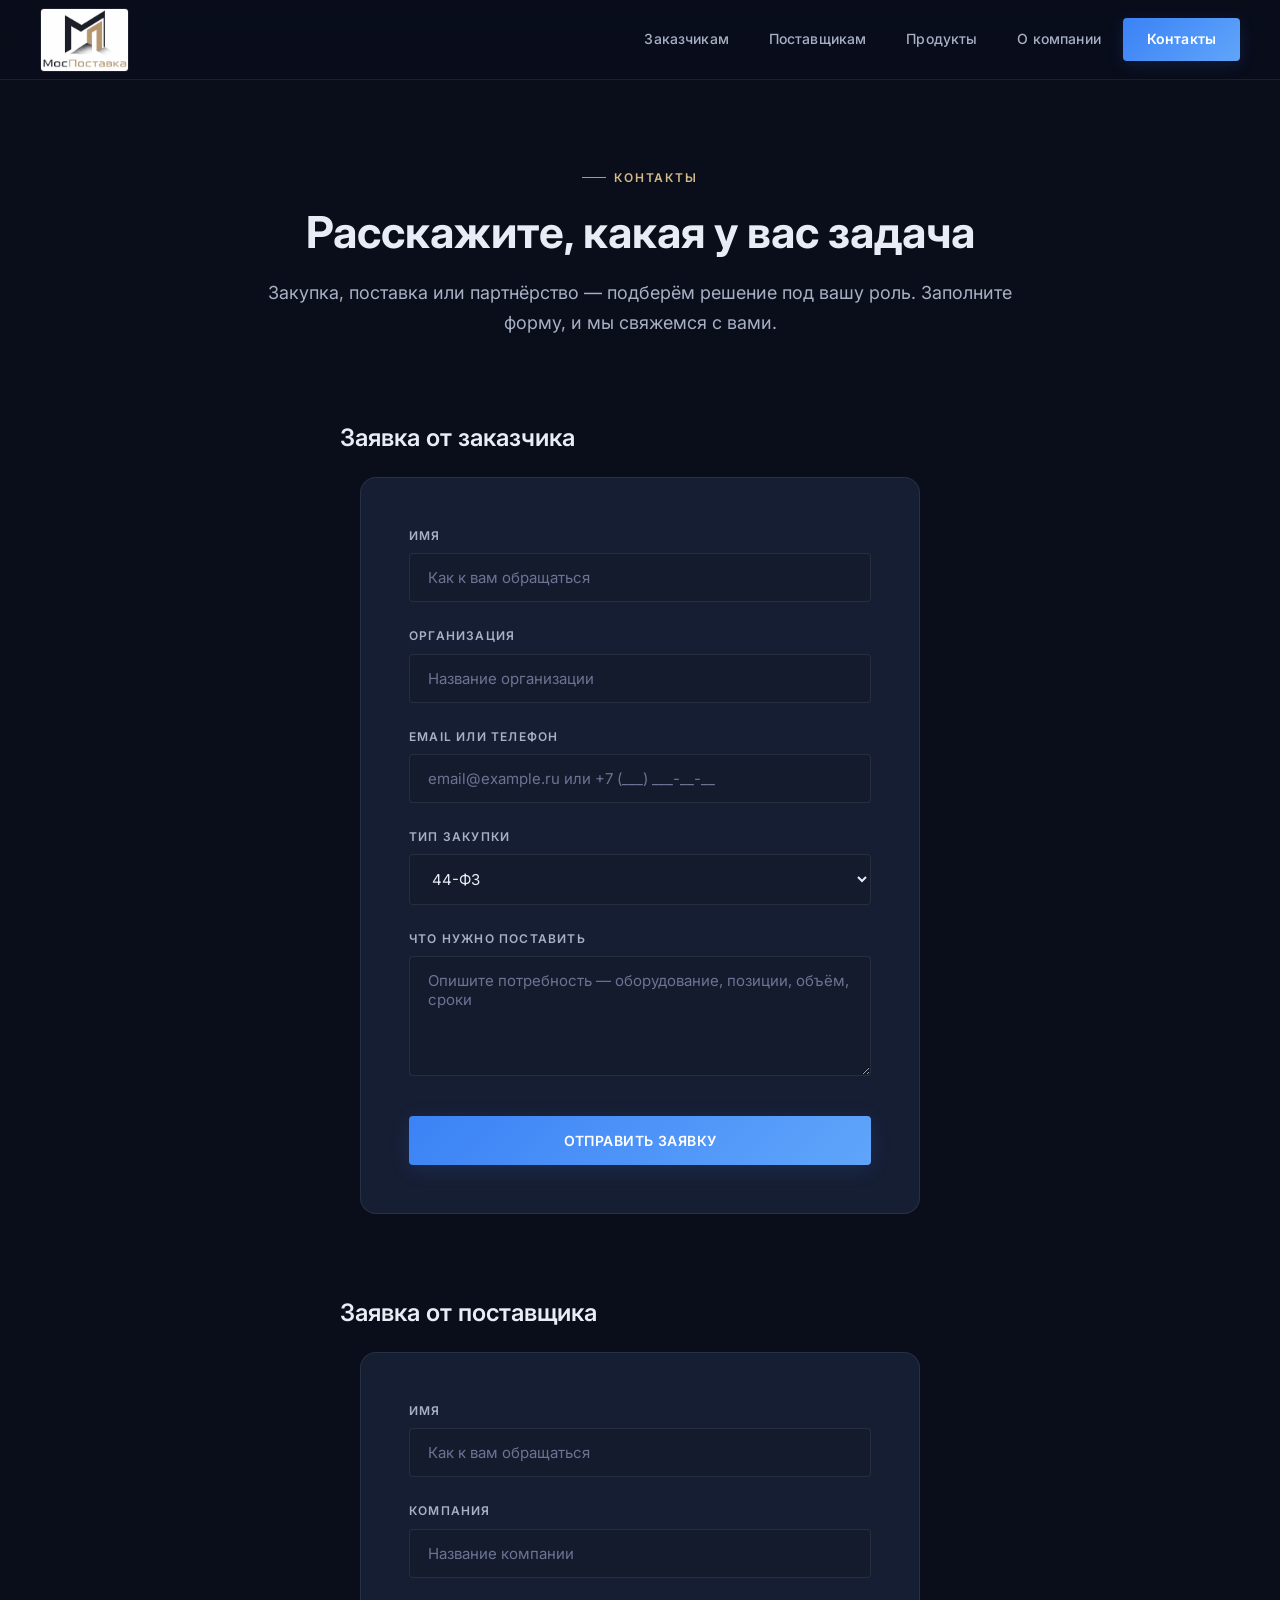
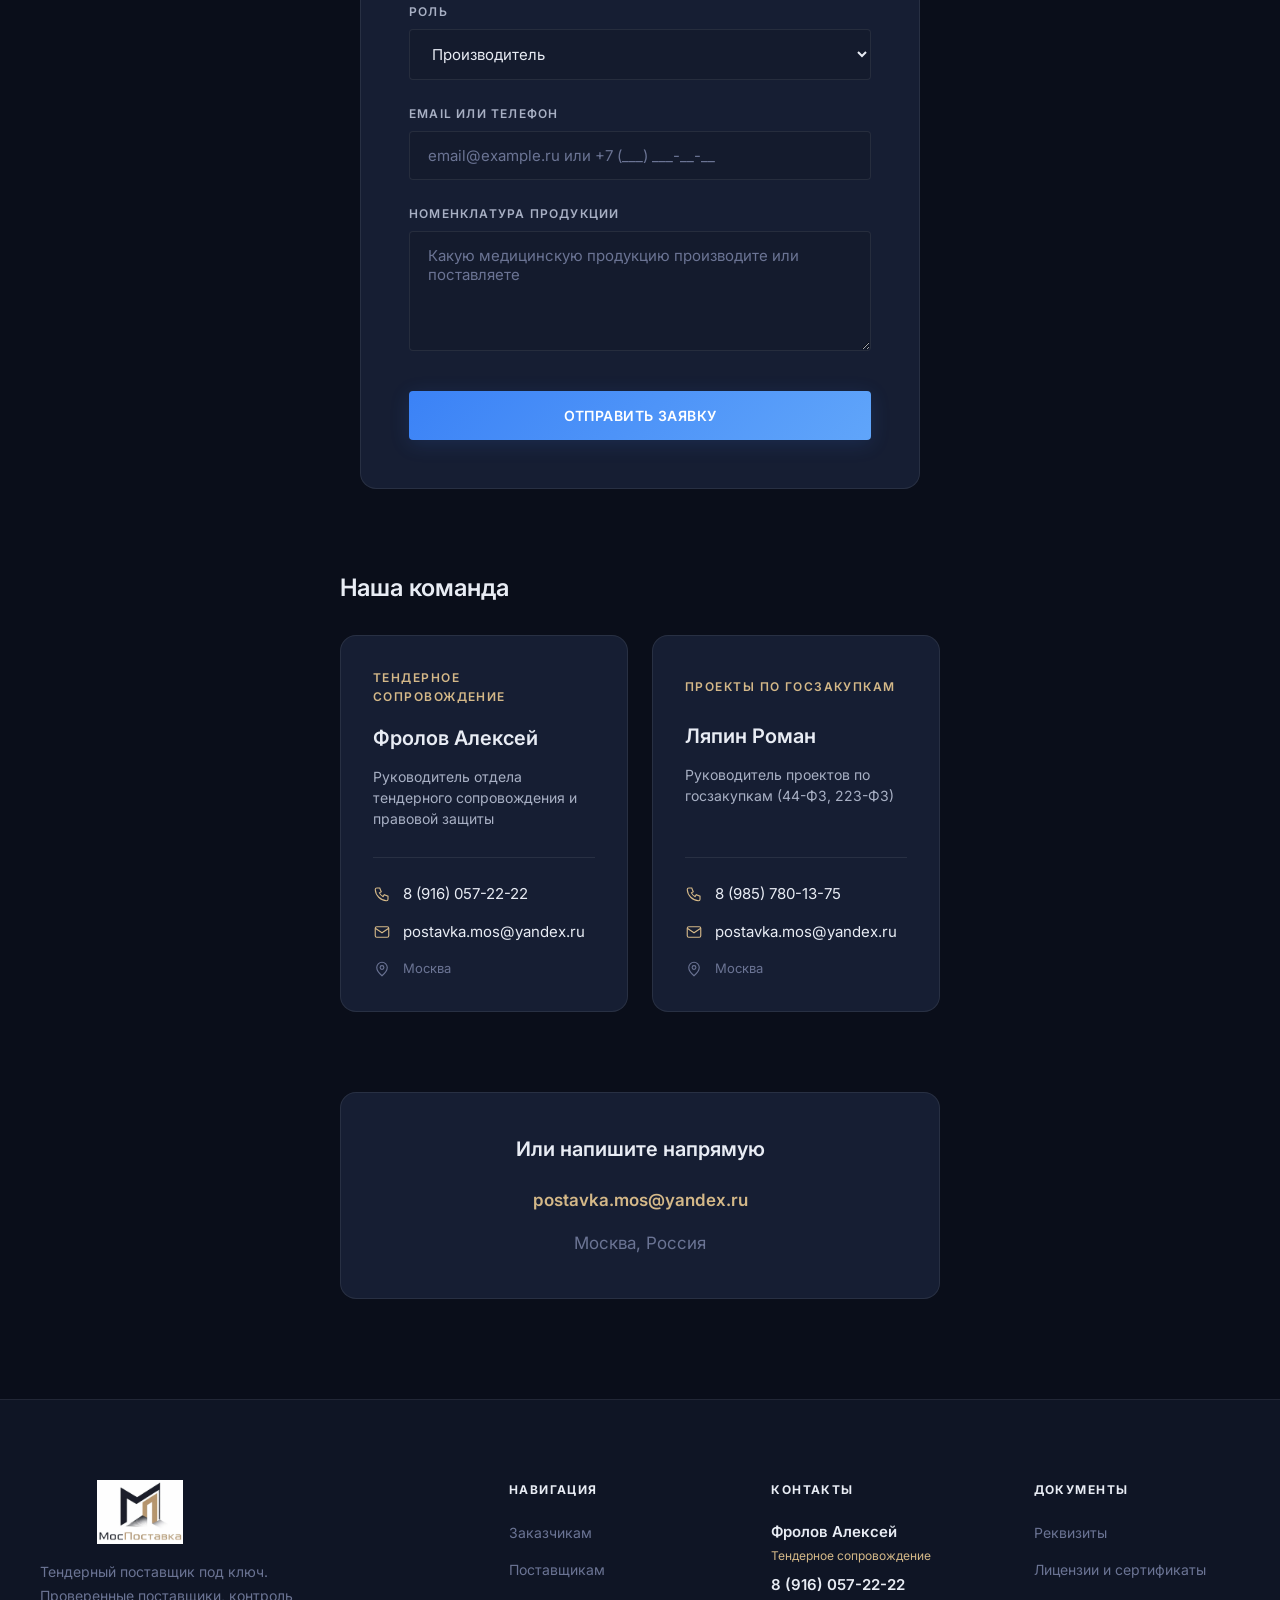
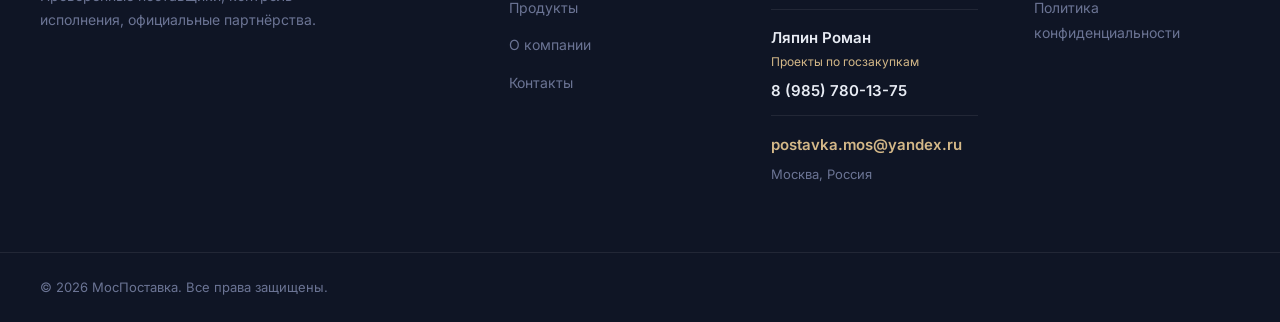
<file: pages/contacts.html>
<!DOCTYPE html>
<html lang="ru">
<head>
  <meta charset="UTF-8">
  <meta name="viewport" content="width=device-width, initial-scale=1.0">
  <meta name="description" content="Контакты МосПоставки — оставьте заявку как заказчик или поставщик. Свяжитесь с нами по тендерам, поставкам и партнёрству.">
  <title>Контакты — МосПоставка</title>
  <link rel="stylesheet" href="../css/styles.css">
  <link rel="preconnect" href="https://fonts.googleapis.com">
  <link rel="preconnect" href="https://fonts.gstatic.com" crossorigin>
  <link href="https://fonts.googleapis.com/css2?family=Inter:wght@300;400;500;600;700&display=swap" rel="stylesheet">
</head>
<body>

<header class="header" id="header">
  <div class="container header__inner">
    <a href="../index.html" class="logo">
      <img src="../assets/img/logo.jpg" alt="МосПоставка" class="logo__img">
    </a>
    <nav class="nav" id="nav">
      <a href="customers.html" class="nav__link">Заказчикам</a>
      <a href="suppliers.html" class="nav__link">Поставщикам</a>
      <a href="products.html" class="nav__link">Продукты</a>
      <a href="about.html" class="nav__link">О компании</a>
      <a href="contacts.html" class="nav__link nav__link--cta">Контакты</a>
    </nav>
    <button class="burger" id="burger" aria-label="Меню">
      <span></span><span></span><span></span>
    </button>
  </div>
</header>

<section class="page">
  <div class="container">
    <div class="page__header">
      <span class="section__tag">Контакты</span>
      <h1 class="page__title">Расскажите, какая у вас задача</h1>
      <p class="page__lead">Закупка, поставка или партнёрство — подберём решение под вашу роль. Заполните форму, и мы свяжемся с вами.</p>
    </div>

    <div class="page__content" style="max-width: 600px;">

      <div id="customer-form" style="margin-bottom: 80px;">
        <h3 class="form__title">Заявка от заказчика</h3>
        <form class="form form__el" action="https://formsubmit.co/postavka.mos@yandex.ru" method="POST">
          <div class="form__group">
            <label class="form__label" for="c-name">Имя</label>
            <input class="form__input" id="c-name" name="name" type="text" required placeholder="Как к вам обращаться">
          </div>
          <div class="form__group">
            <label class="form__label" for="c-org">Организация</label>
            <input class="form__input" id="c-org" name="org" type="text" placeholder="Название организации">
          </div>
          <div class="form__group">
            <label class="form__label" for="c-contact">Email или телефон</label>
            <input class="form__input" id="c-contact" name="contact" type="text" required placeholder="email@example.ru или +7 (___) ___-__-__">
          </div>
          <div class="form__group">
            <label class="form__label" for="c-type">Тип закупки</label>
            <select class="form__select" id="c-type" name="type">
              <option>44-ФЗ</option>
              <option>223-ФЗ</option>
              <option>Коммерческая</option>
              <option>Не определён</option>
            </select>
          </div>
          <div class="form__group">
            <label class="form__label" for="c-msg">Что нужно поставить</label>
            <textarea class="form__textarea" id="c-msg" name="msg" placeholder="Опишите потребность — оборудование, позиции, объём, сроки"></textarea>
          </div>
          <input type="hidden" name="_subject" value="Заявка от заказчика — МосПоставка">
          <input type="hidden" name="_template" value="table">
          <input type="hidden" name="_captcha" value="false">
          <input type="text" name="_honey" style="display:none">
          <button type="submit" class="btn btn--primary form__submit">Отправить заявку</button>
          <div class="form__success">Спасибо. Заявка отправлена. Мы свяжемся с вами в ближайшее время.</div>
        </form>
      </div>

      <div id="supplier-form" style="margin-bottom: 80px;">
        <h3 class="form__title">Заявка от поставщика</h3>
        <form class="form form__el" action="https://formsubmit.co/postavka.mos@yandex.ru" method="POST">
          <div class="form__group">
            <label class="form__label" for="s-name">Имя</label>
            <input class="form__input" id="s-name" name="name" type="text" required placeholder="Как к вам обращаться">
          </div>
          <div class="form__group">
            <label class="form__label" for="s-company">Компания</label>
            <input class="form__input" id="s-company" name="company" type="text" required placeholder="Название компании">
          </div>
          <div class="form__group">
            <label class="form__label" for="s-role">Роль</label>
            <select class="form__select" id="s-role" name="role">
              <option>Производитель</option>
              <option>Дилер</option>
              <option>Дистрибьютор</option>
              <option>Другое</option>
            </select>
          </div>
          <div class="form__group">
            <label class="form__label" for="s-contact">Email или телефон</label>
            <input class="form__input" id="s-contact" name="contact" type="text" required placeholder="email@example.ru или +7 (___) ___-__-__">
          </div>
          <div class="form__group">
            <label class="form__label" for="s-nomenclature">Номенклатура продукции</label>
            <textarea class="form__textarea" id="s-nomenclature" name="nomenclature" placeholder="Какую медицинскую продукцию производите или поставляете"></textarea>
          </div>
          <input type="hidden" name="_subject" value="Заявка от поставщика — МосПоставка">
          <input type="hidden" name="_template" value="table">
          <input type="hidden" name="_captcha" value="false">
          <input type="text" name="_honey" style="display:none">
          <button type="submit" class="btn btn--primary form__submit">Отправить заявку</button>
          <div class="form__success">Спасибо. Заявка отправлена. Мы рассмотрим её и свяжемся с вами.</div>
        </form>
      </div>

      <div style="margin-bottom: 80px;">
        <h3 class="form__title" style="margin-bottom: 28px;">Наша команда</h3>

        <div class="team-grid">

          <div class="team-card">
            <div class="team-card__role">Тендерное сопровождение</div>
            <div class="team-card__name">Фролов Алексей</div>
            <div class="team-card__title">Руководитель отдела тендерного сопровождения и правовой защиты</div>
            <div class="team-card__contacts">
              <a href="tel:+79160572222" class="team-card__contact">
                <svg viewBox="0 0 24 24" fill="none" stroke="currentColor" stroke-width="1.5"><path d="M5 4h4l2 5-2.5 1.5a11 11 0 005 5L15 13l5 2v4a2 2 0 01-2 2A16 16 0 013 6a2 2 0 012-2z"/></svg>
                8 (916) 057-22-22
              </a>
              <a href="mailto:postavka.mos@yandex.ru" class="team-card__contact">
                <svg viewBox="0 0 24 24" fill="none" stroke="currentColor" stroke-width="1.5"><rect x="3" y="5" width="18" height="14" rx="2"/><path d="M3 7l9 6 9-6"/></svg>
                postavka.mos@yandex.ru
              </a>
              <div class="team-card__contact team-card__contact--muted">
                <svg viewBox="0 0 24 24" fill="none" stroke="currentColor" stroke-width="1.5"><path d="M12 21s-7-6-7-11a7 7 0 1114 0c0 5-7 11-7 11z"/><circle cx="12" cy="10" r="2.5"/></svg>
                Москва
              </div>
            </div>
          </div>

          <div class="team-card">
            <div class="team-card__role">Проекты по госзакупкам</div>
            <div class="team-card__name">Ляпин Роман</div>
            <div class="team-card__title">Руководитель проектов по госзакупкам (44-ФЗ, 223-ФЗ)</div>
            <div class="team-card__contacts">
              <a href="tel:+79857801375" class="team-card__contact">
                <svg viewBox="0 0 24 24" fill="none" stroke="currentColor" stroke-width="1.5"><path d="M5 4h4l2 5-2.5 1.5a11 11 0 005 5L15 13l5 2v4a2 2 0 01-2 2A16 16 0 013 6a2 2 0 012-2z"/></svg>
                8 (985) 780-13-75
              </a>
              <a href="mailto:postavka.mos@yandex.ru" class="team-card__contact">
                <svg viewBox="0 0 24 24" fill="none" stroke="currentColor" stroke-width="1.5"><rect x="3" y="5" width="18" height="14" rx="2"/><path d="M3 7l9 6 9-6"/></svg>
                postavka.mos@yandex.ru
              </a>
              <div class="team-card__contact team-card__contact--muted">
                <svg viewBox="0 0 24 24" fill="none" stroke="currentColor" stroke-width="1.5"><path d="M12 21s-7-6-7-11a7 7 0 1114 0c0 5-7 11-7 11z"/><circle cx="12" cy="10" r="2.5"/></svg>
                Москва
              </div>
            </div>
          </div>

        </div>
      </div>

      <div style="text-align: center; padding: 40px; background: var(--color-surface); border: 1px solid var(--color-border); border-radius: var(--radius-lg);">
        <h3 style="margin: 0 0 20px; color: var(--color-text); font-size: 1.25rem; font-weight: 600;">Или напишите напрямую</h3>
        <p style="margin-bottom: 12px;">
          <a href="mailto:postavka.mos@yandex.ru" style="color: var(--color-gold-2); font-weight: 600; font-size: 1.0625rem;">postavka.mos@yandex.ru</a>
        </p>
        <p style="color: var(--color-text-3); margin: 0;">Москва, Россия</p>
      </div>

    </div>
  </div>
</section>

<footer class="footer">
  <div class="container">
    <div class="footer__inner">
      <div class="footer__col footer__brand">
        <img src="../assets/img/logo.jpg" alt="МосПоставка" class="footer__logo">
        <p class="footer__desc">Тендерный поставщик под ключ. Проверенные поставщики, контроль исполнения, официальные партнёрства.</p>
      </div>
      <div class="footer__col">
        <h5 class="footer__heading">Навигация</h5>
        <ul class="footer__links">
          <li><a href="customers.html">Заказчикам</a></li>
          <li><a href="suppliers.html">Поставщикам</a></li>
          <li><a href="products.html">Продукты</a></li>
          <li><a href="about.html">О компании</a></li>
          <li><a href="contacts.html">Контакты</a></li>
        </ul>
      </div>
      <div class="footer__col">
        <h5 class="footer__heading">Контакты</h5>
        <ul class="footer__contacts">
          <li class="footer__person">
            <span class="footer__person-name">Фролов Алексей</span>
            <span class="footer__person-role">Тендерное сопровождение</span>
            <a href="tel:+79160572222" class="footer__person-phone">8 (916) 057-22-22</a>
          </li>
          <li class="footer__person">
            <span class="footer__person-name">Ляпин Роман</span>
            <span class="footer__person-role">Проекты по госзакупкам</span>
            <a href="tel:+79857801375" class="footer__person-phone">8 (985) 780-13-75</a>
          </li>
          <li>
            <a href="mailto:postavka.mos@yandex.ru" class="footer__email">postavka.mos@yandex.ru</a>
            <span class="footer__city">Москва, Россия</span>
          </li>
        </ul>
      </div>
      <div class="footer__col">
        <h5 class="footer__heading">Документы</h5>
        <ul class="footer__links">
          <li><a href="documents.html#requisites">Реквизиты</a></li>
          <li><a href="documents.html#certificates">Лицензии и сертификаты</a></li>
          <li><a href="documents.html#privacy">Политика конфиденциальности</a></li>
        </ul>
      </div>
    </div>
  </div>
  <div class="footer__bottom">
    <div class="container">
      <p>&copy; 2026 МосПоставка. Все права защищены.</p>
    </div>
  </div>
</footer>

<script src="../js/script.js"></script>
</body>
</html>
</file>
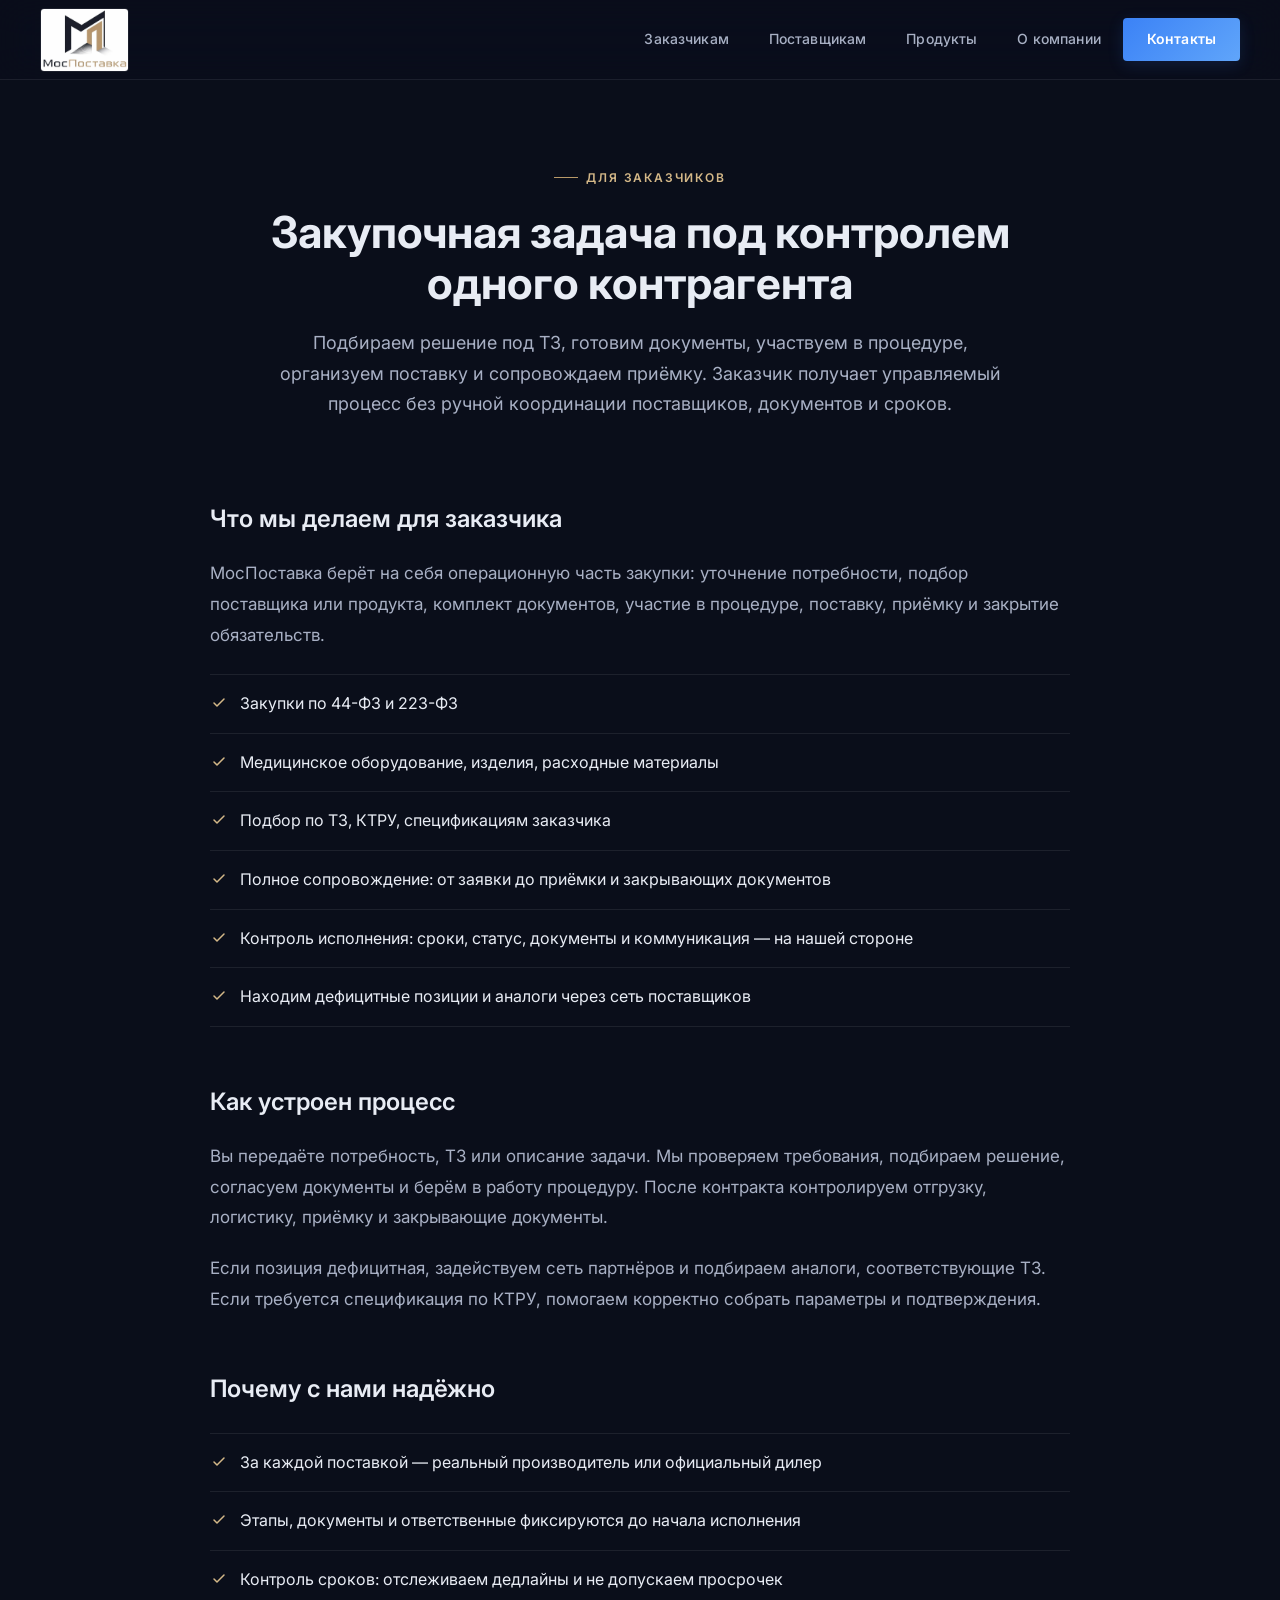
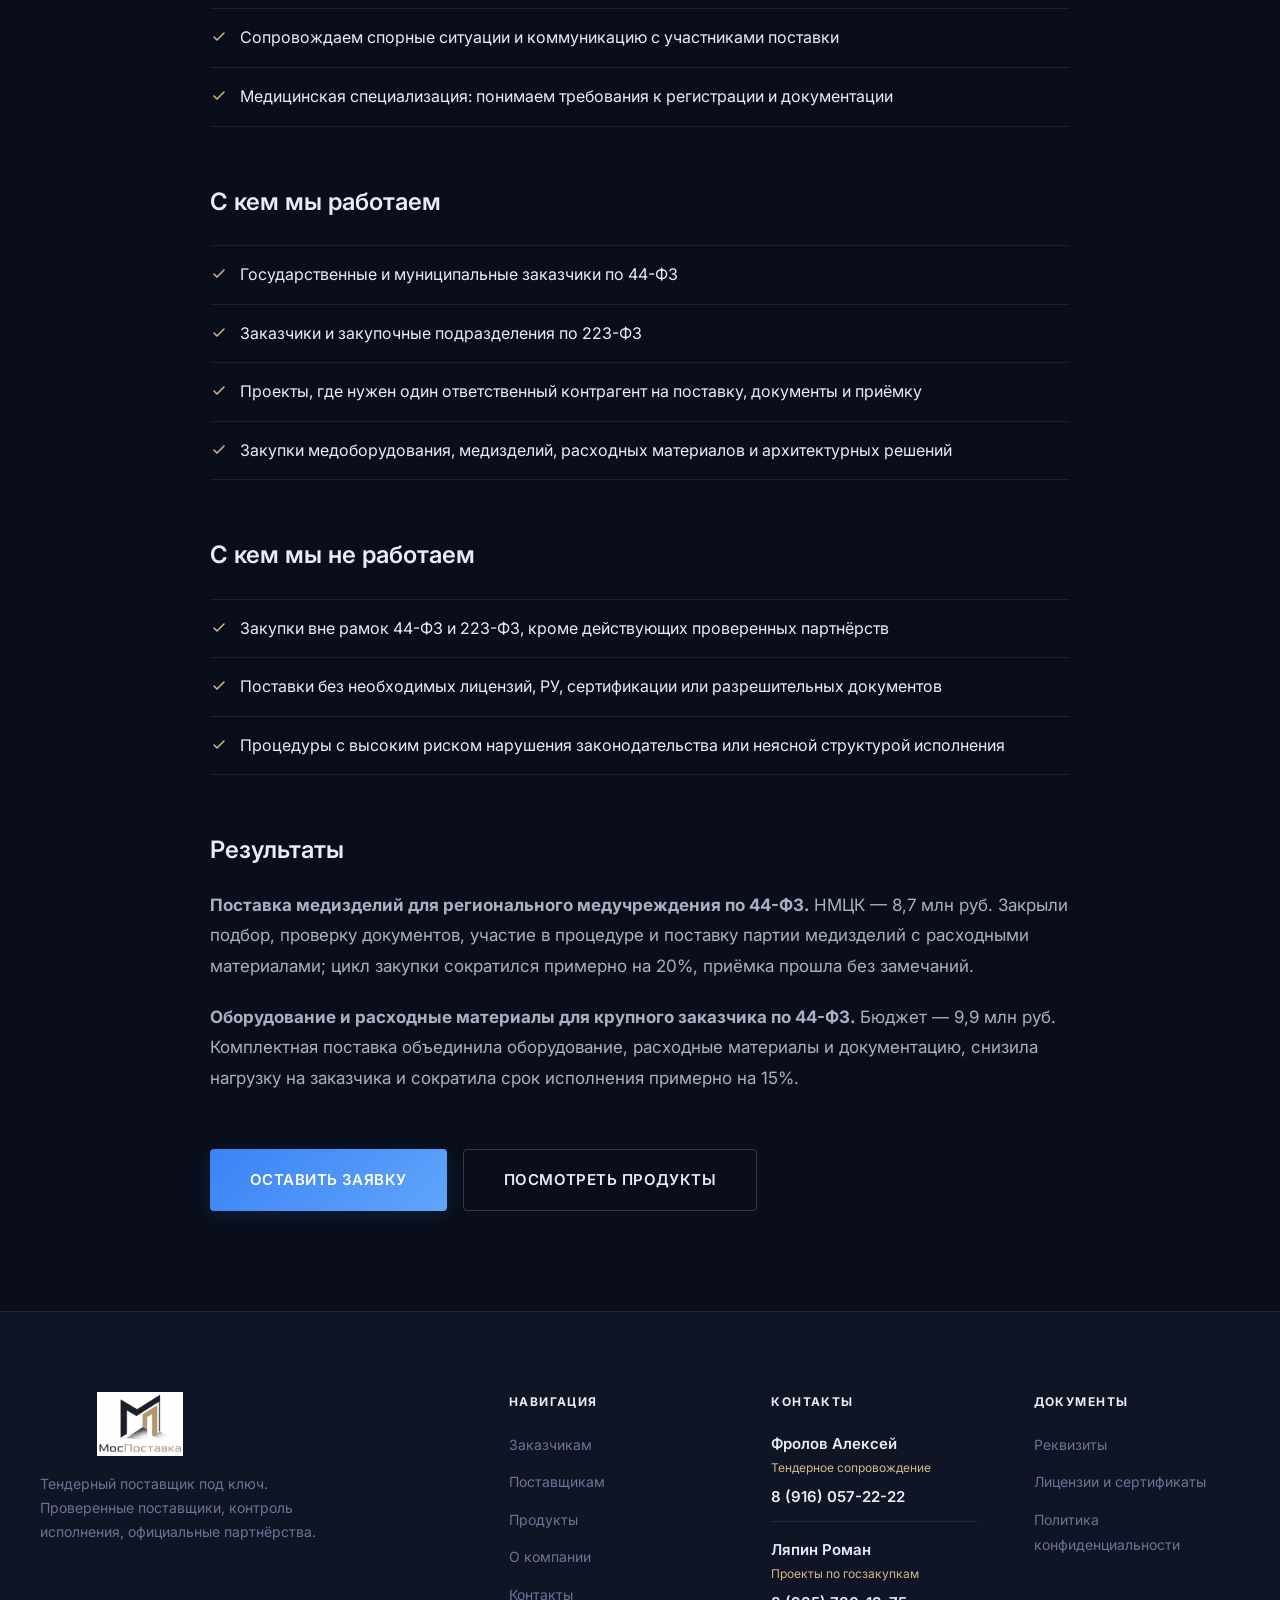
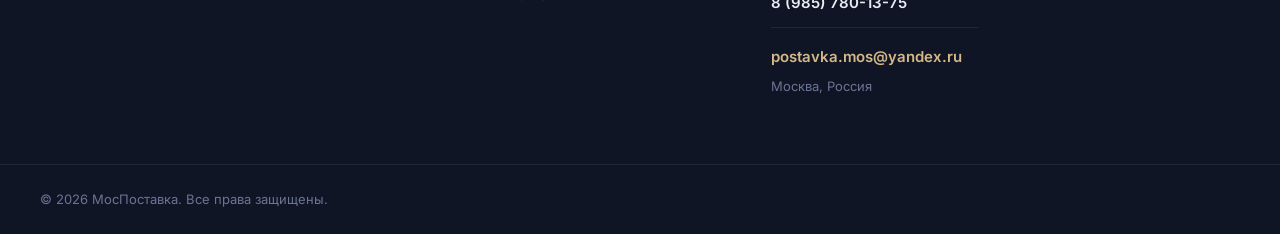
<file: pages/customers.html>
<!DOCTYPE html>
<html lang="ru">
<head>
  <meta charset="UTF-8">
  <meta name="viewport" content="width=device-width, initial-scale=1.0">
  <meta name="description" content="МосПоставка — тендерные поставки под ключ для заказчиков по 44-ФЗ и 223-ФЗ. Медицинское оборудование, медизделия и архитектурные решения.">
  <title>Заказчикам — МосПоставка</title>
  <link rel="stylesheet" href="../css/styles.css">
  <link rel="preconnect" href="https://fonts.googleapis.com">
  <link rel="preconnect" href="https://fonts.gstatic.com" crossorigin>
  <link href="https://fonts.googleapis.com/css2?family=Inter:wght@300;400;500;600;700&display=swap" rel="stylesheet">
</head>
<body>

<header class="header" id="header">
  <div class="container header__inner">
    <a href="../index.html" class="logo">
      <img src="../assets/img/logo.jpg" alt="МосПоставка" class="logo__img">
    </a>
    <nav class="nav" id="nav">
      <a href="customers.html" class="nav__link">Заказчикам</a>
      <a href="suppliers.html" class="nav__link">Поставщикам</a>
      <a href="products.html" class="nav__link">Продукты</a>
      <a href="about.html" class="nav__link">О компании</a>
      <a href="contacts.html" class="nav__link nav__link--cta">Контакты</a>
    </nav>
    <button class="burger" id="burger" aria-label="Меню">
      <span></span><span></span><span></span>
    </button>
  </div>
</header>

<section class="page">
  <div class="container">
    <div class="page__header">
      <span class="section__tag">Для заказчиков</span>
      <h1 class="page__title">Закупочная задача под контролем одного контрагента</h1>
      <p class="page__lead">Подбираем решение под ТЗ, готовим документы, участвуем в процедуре, организуем поставку и сопровождаем приёмку. Заказчик получает управляемый процесс без ручной координации поставщиков, документов и сроков.</p>
    </div>

    <div class="page__content">
      <h3>Что мы делаем для заказчика</h3>
      <p>МосПоставка берёт на себя операционную часть закупки: уточнение потребности, подбор поставщика или продукта, комплект документов, участие в процедуре, поставку, приёмку и закрытие обязательств.</p>
      <ul>
        <li><svg viewBox="0 0 18 18" fill="none"><path d="M4 9l3 3 7-7" stroke="currentColor" stroke-width="1.5" stroke-linecap="round" stroke-linejoin="round"/></svg>Закупки по 44-ФЗ и 223-ФЗ</li>
        <li><svg viewBox="0 0 18 18" fill="none"><path d="M4 9l3 3 7-7" stroke="currentColor" stroke-width="1.5" stroke-linecap="round" stroke-linejoin="round"/></svg>Медицинское оборудование, изделия, расходные материалы</li>
        <li><svg viewBox="0 0 18 18" fill="none"><path d="M4 9l3 3 7-7" stroke="currentColor" stroke-width="1.5" stroke-linecap="round" stroke-linejoin="round"/></svg>Подбор по ТЗ, КТРУ, спецификациям заказчика</li>
        <li><svg viewBox="0 0 18 18" fill="none"><path d="M4 9l3 3 7-7" stroke="currentColor" stroke-width="1.5" stroke-linecap="round" stroke-linejoin="round"/></svg>Полное сопровождение: от заявки до приёмки и закрывающих документов</li>
        <li><svg viewBox="0 0 18 18" fill="none"><path d="M4 9l3 3 7-7" stroke="currentColor" stroke-width="1.5" stroke-linecap="round" stroke-linejoin="round"/></svg>Контроль исполнения: сроки, статус, документы и коммуникация — на нашей стороне</li>
        <li><svg viewBox="0 0 18 18" fill="none"><path d="M4 9l3 3 7-7" stroke="currentColor" stroke-width="1.5" stroke-linecap="round" stroke-linejoin="round"/></svg>Находим дефицитные позиции и аналоги через сеть поставщиков</li>
      </ul>

      <h3>Как устроен процесс</h3>
      <p>Вы передаёте потребность, ТЗ или описание задачи. Мы проверяем требования, подбираем решение, согласуем документы и берём в работу процедуру. После контракта контролируем отгрузку, логистику, приёмку и закрывающие документы.</p>
      <p>Если позиция дефицитная, задействуем сеть партнёров и подбираем аналоги, соответствующие ТЗ. Если требуется спецификация по КТРУ, помогаем корректно собрать параметры и подтверждения.</p>

      <h3>Почему с нами надёжно</h3>
      <ul>
        <li><svg viewBox="0 0 18 18" fill="none"><path d="M4 9l3 3 7-7" stroke="currentColor" stroke-width="1.5" stroke-linecap="round" stroke-linejoin="round"/></svg>За каждой поставкой — реальный производитель или официальный дилер</li>
        <li><svg viewBox="0 0 18 18" fill="none"><path d="M4 9l3 3 7-7" stroke="currentColor" stroke-width="1.5" stroke-linecap="round" stroke-linejoin="round"/></svg>Этапы, документы и ответственные фиксируются до начала исполнения</li>
        <li><svg viewBox="0 0 18 18" fill="none"><path d="M4 9l3 3 7-7" stroke="currentColor" stroke-width="1.5" stroke-linecap="round" stroke-linejoin="round"/></svg>Контроль сроков: отслеживаем дедлайны и не допускаем просрочек</li>
        <li><svg viewBox="0 0 18 18" fill="none"><path d="M4 9l3 3 7-7" stroke="currentColor" stroke-width="1.5" stroke-linecap="round" stroke-linejoin="round"/></svg>Сопровождаем спорные ситуации и коммуникацию с участниками поставки</li>
        <li><svg viewBox="0 0 18 18" fill="none"><path d="M4 9l3 3 7-7" stroke="currentColor" stroke-width="1.5" stroke-linecap="round" stroke-linejoin="round"/></svg>Медицинская специализация: понимаем требования к регистрации и документации</li>
      </ul>

      <h3>С кем мы работаем</h3>
      <ul>
        <li><svg viewBox="0 0 18 18" fill="none"><path d="M4 9l3 3 7-7" stroke="currentColor" stroke-width="1.5" stroke-linecap="round" stroke-linejoin="round"/></svg>Государственные и муниципальные заказчики по 44-ФЗ</li>
        <li><svg viewBox="0 0 18 18" fill="none"><path d="M4 9l3 3 7-7" stroke="currentColor" stroke-width="1.5" stroke-linecap="round" stroke-linejoin="round"/></svg>Заказчики и закупочные подразделения по 223-ФЗ</li>
        <li><svg viewBox="0 0 18 18" fill="none"><path d="M4 9l3 3 7-7" stroke="currentColor" stroke-width="1.5" stroke-linecap="round" stroke-linejoin="round"/></svg>Проекты, где нужен один ответственный контрагент на поставку, документы и приёмку</li>
        <li><svg viewBox="0 0 18 18" fill="none"><path d="M4 9l3 3 7-7" stroke="currentColor" stroke-width="1.5" stroke-linecap="round" stroke-linejoin="round"/></svg>Закупки медоборудования, медизделий, расходных материалов и архитектурных решений</li>
      </ul>

      <h3>С кем мы не работаем</h3>
      <ul>
        <li><svg viewBox="0 0 18 18" fill="none"><path d="M4 9l3 3 7-7" stroke="currentColor" stroke-width="1.5" stroke-linecap="round" stroke-linejoin="round"/></svg>Закупки вне рамок 44-ФЗ и 223-ФЗ, кроме действующих проверенных партнёрств</li>
        <li><svg viewBox="0 0 18 18" fill="none"><path d="M4 9l3 3 7-7" stroke="currentColor" stroke-width="1.5" stroke-linecap="round" stroke-linejoin="round"/></svg>Поставки без необходимых лицензий, РУ, сертификации или разрешительных документов</li>
        <li><svg viewBox="0 0 18 18" fill="none"><path d="M4 9l3 3 7-7" stroke="currentColor" stroke-width="1.5" stroke-linecap="round" stroke-linejoin="round"/></svg>Процедуры с высоким риском нарушения законодательства или неясной структурой исполнения</li>
      </ul>

      <h3>Результаты</h3>
      <p><strong>Поставка медизделий для регионального медучреждения по 44-ФЗ.</strong> НМЦК — 8,7 млн руб. Закрыли подбор, проверку документов, участие в процедуре и поставку партии медизделий с расходными материалами; цикл закупки сократился примерно на 20%, приёмка прошла без замечаний.</p>
      <p><strong>Оборудование и расходные материалы для крупного заказчика по 44-ФЗ.</strong> Бюджет — 9,9 млн руб. Комплектная поставка объединила оборудование, расходные материалы и документацию, снизила нагрузку на заказчика и сократила срок исполнения примерно на 15%.</p>

      <div class="page__cta">
        <a href="contacts.html#customer-form" class="btn btn--primary btn--large">Оставить заявку</a>
        <a href="products.html" class="btn btn--ghost btn--large">Посмотреть продукты</a>
      </div>
    </div>
  </div>
</section>

<footer class="footer">
  <div class="container">
    <div class="footer__inner">
      <div class="footer__col footer__brand">
        <img src="../assets/img/logo.jpg" alt="МосПоставка" class="footer__logo">
        <p class="footer__desc">Тендерный поставщик под ключ. Проверенные поставщики, контроль исполнения, официальные партнёрства.</p>
      </div>
      <div class="footer__col">
        <h5 class="footer__heading">Навигация</h5>
        <ul class="footer__links">
          <li><a href="customers.html">Заказчикам</a></li>
          <li><a href="suppliers.html">Поставщикам</a></li>
          <li><a href="products.html">Продукты</a></li>
          <li><a href="about.html">О компании</a></li>
          <li><a href="contacts.html">Контакты</a></li>
        </ul>
      </div>
      <div class="footer__col">
        <h5 class="footer__heading">Контакты</h5>
        <ul class="footer__contacts">
          <li class="footer__person">
            <span class="footer__person-name">Фролов Алексей</span>
            <span class="footer__person-role">Тендерное сопровождение</span>
            <a href="tel:+79160572222" class="footer__person-phone">8 (916) 057-22-22</a>
          </li>
          <li class="footer__person">
            <span class="footer__person-name">Ляпин Роман</span>
            <span class="footer__person-role">Проекты по госзакупкам</span>
            <a href="tel:+79857801375" class="footer__person-phone">8 (985) 780-13-75</a>
          </li>
          <li>
            <a href="mailto:postavka.mos@yandex.ru" class="footer__email">postavka.mos@yandex.ru</a>
            <span class="footer__city">Москва, Россия</span>
          </li>
        </ul>
      </div>
      <div class="footer__col">
        <h5 class="footer__heading">Документы</h5>
        <ul class="footer__links">
          <li><a href="documents.html#requisites">Реквизиты</a></li>
          <li><a href="documents.html#certificates">Лицензии и сертификаты</a></li>
          <li><a href="documents.html#privacy">Политика конфиденциальности</a></li>
        </ul>
      </div>
    </div>
  </div>
  <div class="footer__bottom">
    <div class="container">
      <p>&copy; 2026 МосПоставка. Все права защищены.</p>
    </div>
  </div>
</footer>

<script src="../js/script.js"></script>
</body>
</html>
</file>
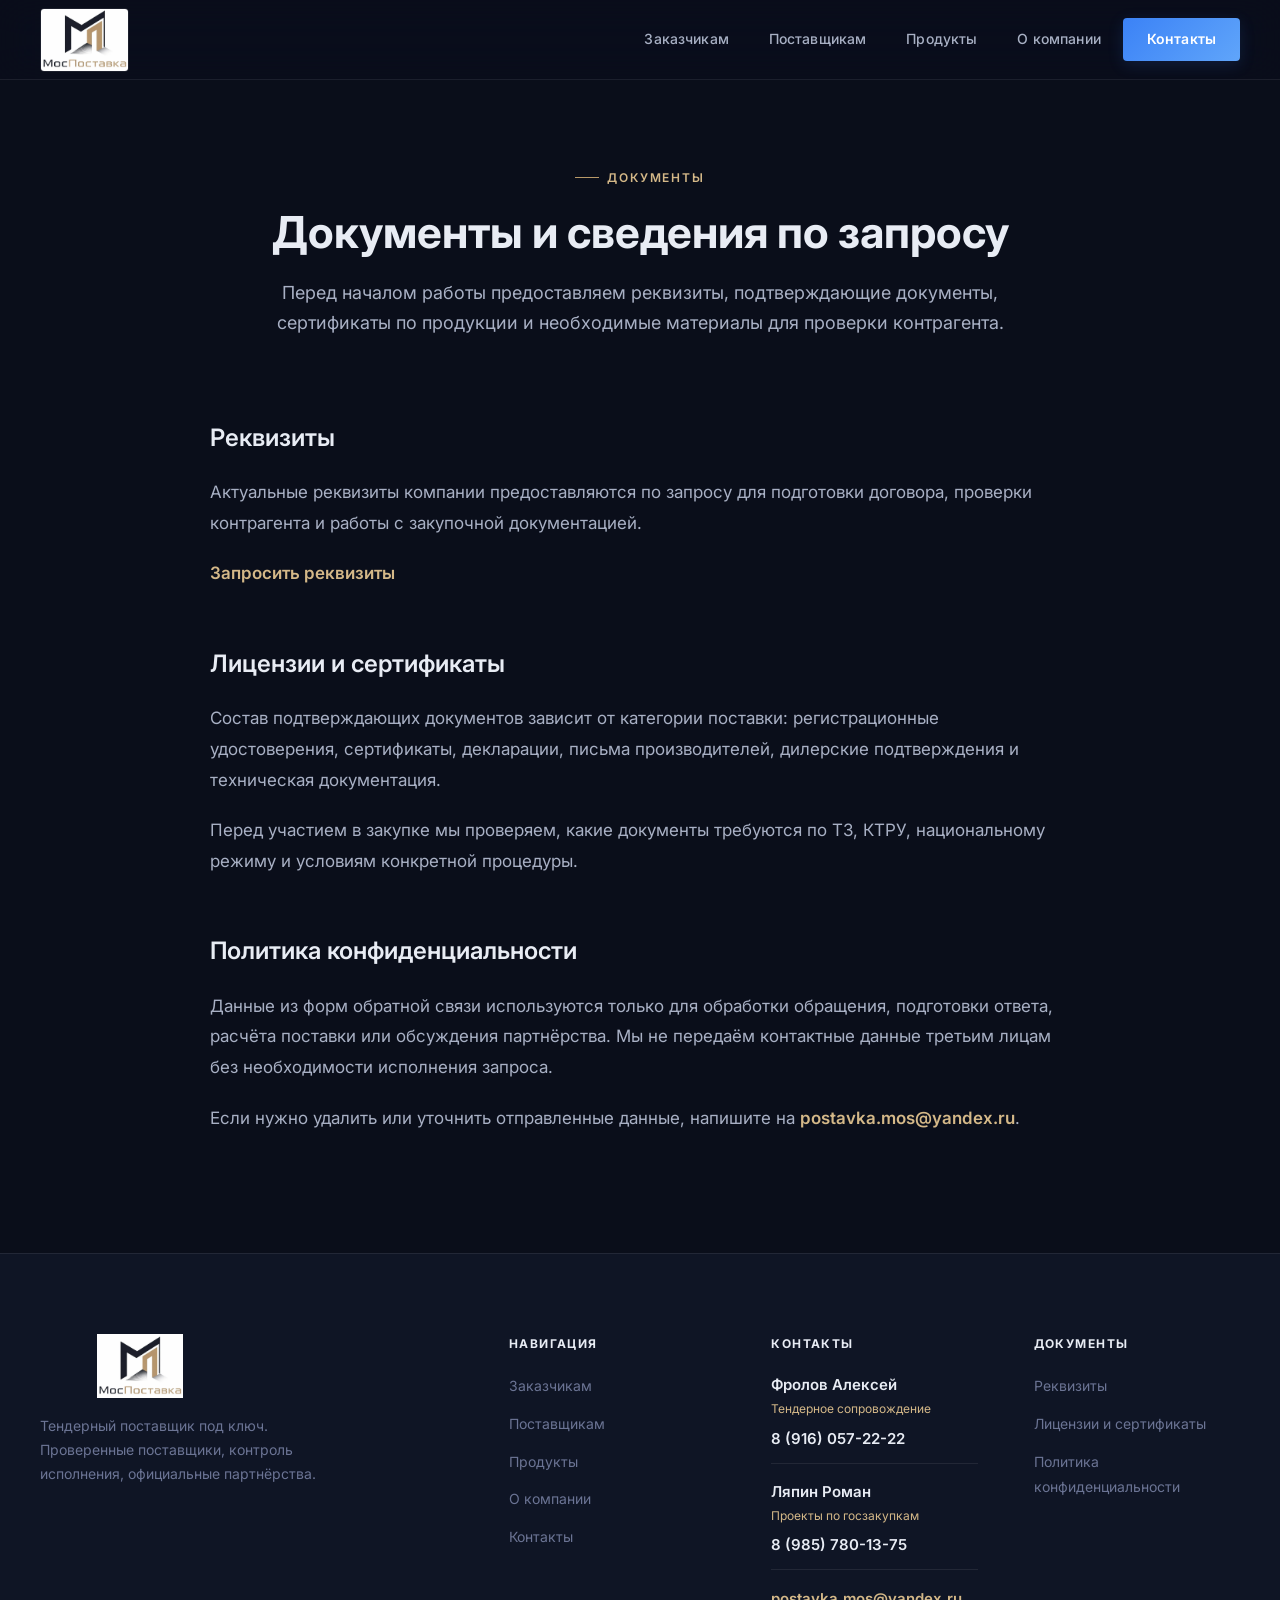
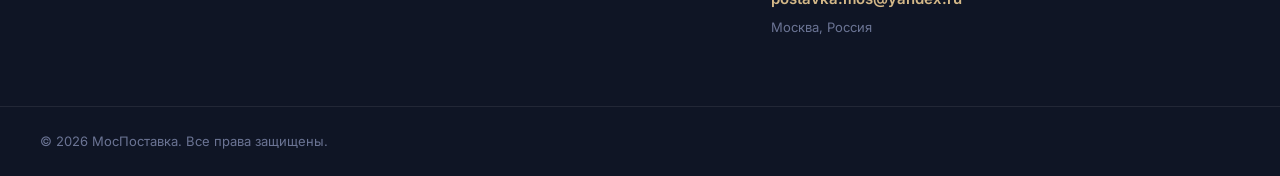
<file: pages/documents.html>
<!DOCTYPE html>
<html lang="ru">
<head>
  <meta charset="UTF-8">
  <meta name="viewport" content="width=device-width, initial-scale=1.0">
  <meta name="description" content="Документы МосПоставки: реквизиты, сертификаты, лицензии и политика конфиденциальности.">
  <title>Документы — МосПоставка</title>
  <link rel="stylesheet" href="../css/styles.css">
  <link rel="preconnect" href="https://fonts.googleapis.com">
  <link rel="preconnect" href="https://fonts.gstatic.com" crossorigin>
  <link href="https://fonts.googleapis.com/css2?family=Inter:wght@300;400;500;600;700&display=swap" rel="stylesheet">
</head>
<body>

<header class="header" id="header">
  <div class="container header__inner">
    <a href="../index.html" class="logo">
      <img src="../assets/img/logo.jpg" alt="МосПоставка" class="logo__img">
    </a>
    <nav class="nav" id="nav">
      <a href="customers.html" class="nav__link">Заказчикам</a>
      <a href="suppliers.html" class="nav__link">Поставщикам</a>
      <a href="products.html" class="nav__link">Продукты</a>
      <a href="about.html" class="nav__link">О компании</a>
      <a href="contacts.html" class="nav__link nav__link--cta">Контакты</a>
    </nav>
    <button class="burger" id="burger" aria-label="Меню">
      <span></span><span></span><span></span>
    </button>
  </div>
</header>

<section class="page">
  <div class="container">
    <div class="page__header">
      <span class="section__tag">Документы</span>
      <h1 class="page__title">Документы и сведения по запросу</h1>
      <p class="page__lead">Перед началом работы предоставляем реквизиты, подтверждающие документы, сертификаты по продукции и необходимые материалы для проверки контрагента.</p>
    </div>

    <div class="page__content">
      <h3 id="requisites">Реквизиты</h3>
      <p>Актуальные реквизиты компании предоставляются по запросу для подготовки договора, проверки контрагента и работы с закупочной документацией.</p>
      <p><a href="contacts.html" style="color: var(--color-gold-2); font-weight: 600;">Запросить реквизиты</a></p>

      <h3 id="certificates">Лицензии и сертификаты</h3>
      <p>Состав подтверждающих документов зависит от категории поставки: регистрационные удостоверения, сертификаты, декларации, письма производителей, дилерские подтверждения и техническая документация.</p>
      <p>Перед участием в закупке мы проверяем, какие документы требуются по ТЗ, КТРУ, национальному режиму и условиям конкретной процедуры.</p>

      <h3 id="privacy">Политика конфиденциальности</h3>
      <p>Данные из форм обратной связи используются только для обработки обращения, подготовки ответа, расчёта поставки или обсуждения партнёрства. Мы не передаём контактные данные третьим лицам без необходимости исполнения запроса.</p>
      <p>Если нужно удалить или уточнить отправленные данные, напишите на <a href="mailto:postavka.mos@yandex.ru" style="color: var(--color-gold-2); font-weight: 600;">postavka.mos@yandex.ru</a>.</p>
    </div>
  </div>
</section>

<footer class="footer">
  <div class="container">
    <div class="footer__inner">
      <div class="footer__col footer__brand">
        <img src="../assets/img/logo.jpg" alt="МосПоставка" class="footer__logo">
        <p class="footer__desc">Тендерный поставщик под ключ. Проверенные поставщики, контроль исполнения, официальные партнёрства.</p>
      </div>
      <div class="footer__col">
        <h5 class="footer__heading">Навигация</h5>
        <ul class="footer__links">
          <li><a href="customers.html">Заказчикам</a></li>
          <li><a href="suppliers.html">Поставщикам</a></li>
          <li><a href="products.html">Продукты</a></li>
          <li><a href="about.html">О компании</a></li>
          <li><a href="contacts.html">Контакты</a></li>
        </ul>
      </div>
      <div class="footer__col">
        <h5 class="footer__heading">Контакты</h5>
        <ul class="footer__contacts">
          <li class="footer__person">
            <span class="footer__person-name">Фролов Алексей</span>
            <span class="footer__person-role">Тендерное сопровождение</span>
            <a href="tel:+79160572222" class="footer__person-phone">8 (916) 057-22-22</a>
          </li>
          <li class="footer__person">
            <span class="footer__person-name">Ляпин Роман</span>
            <span class="footer__person-role">Проекты по госзакупкам</span>
            <a href="tel:+79857801375" class="footer__person-phone">8 (985) 780-13-75</a>
          </li>
          <li>
            <a href="mailto:postavka.mos@yandex.ru" class="footer__email">postavka.mos@yandex.ru</a>
            <span class="footer__city">Москва, Россия</span>
          </li>
        </ul>
      </div>
      <div class="footer__col">
        <h5 class="footer__heading">Документы</h5>
        <ul class="footer__links">
          <li><a href="documents.html#requisites">Реквизиты</a></li>
          <li><a href="documents.html#certificates">Лицензии и сертификаты</a></li>
          <li><a href="documents.html#privacy">Политика конфиденциальности</a></li>
        </ul>
      </div>
    </div>
  </div>
  <div class="footer__bottom">
    <div class="container">
      <p>&copy; 2026 МосПоставка. Все права защищены.</p>
    </div>
  </div>
</footer>

<script src="../js/script.js"></script>
</body>
</html>
</file>
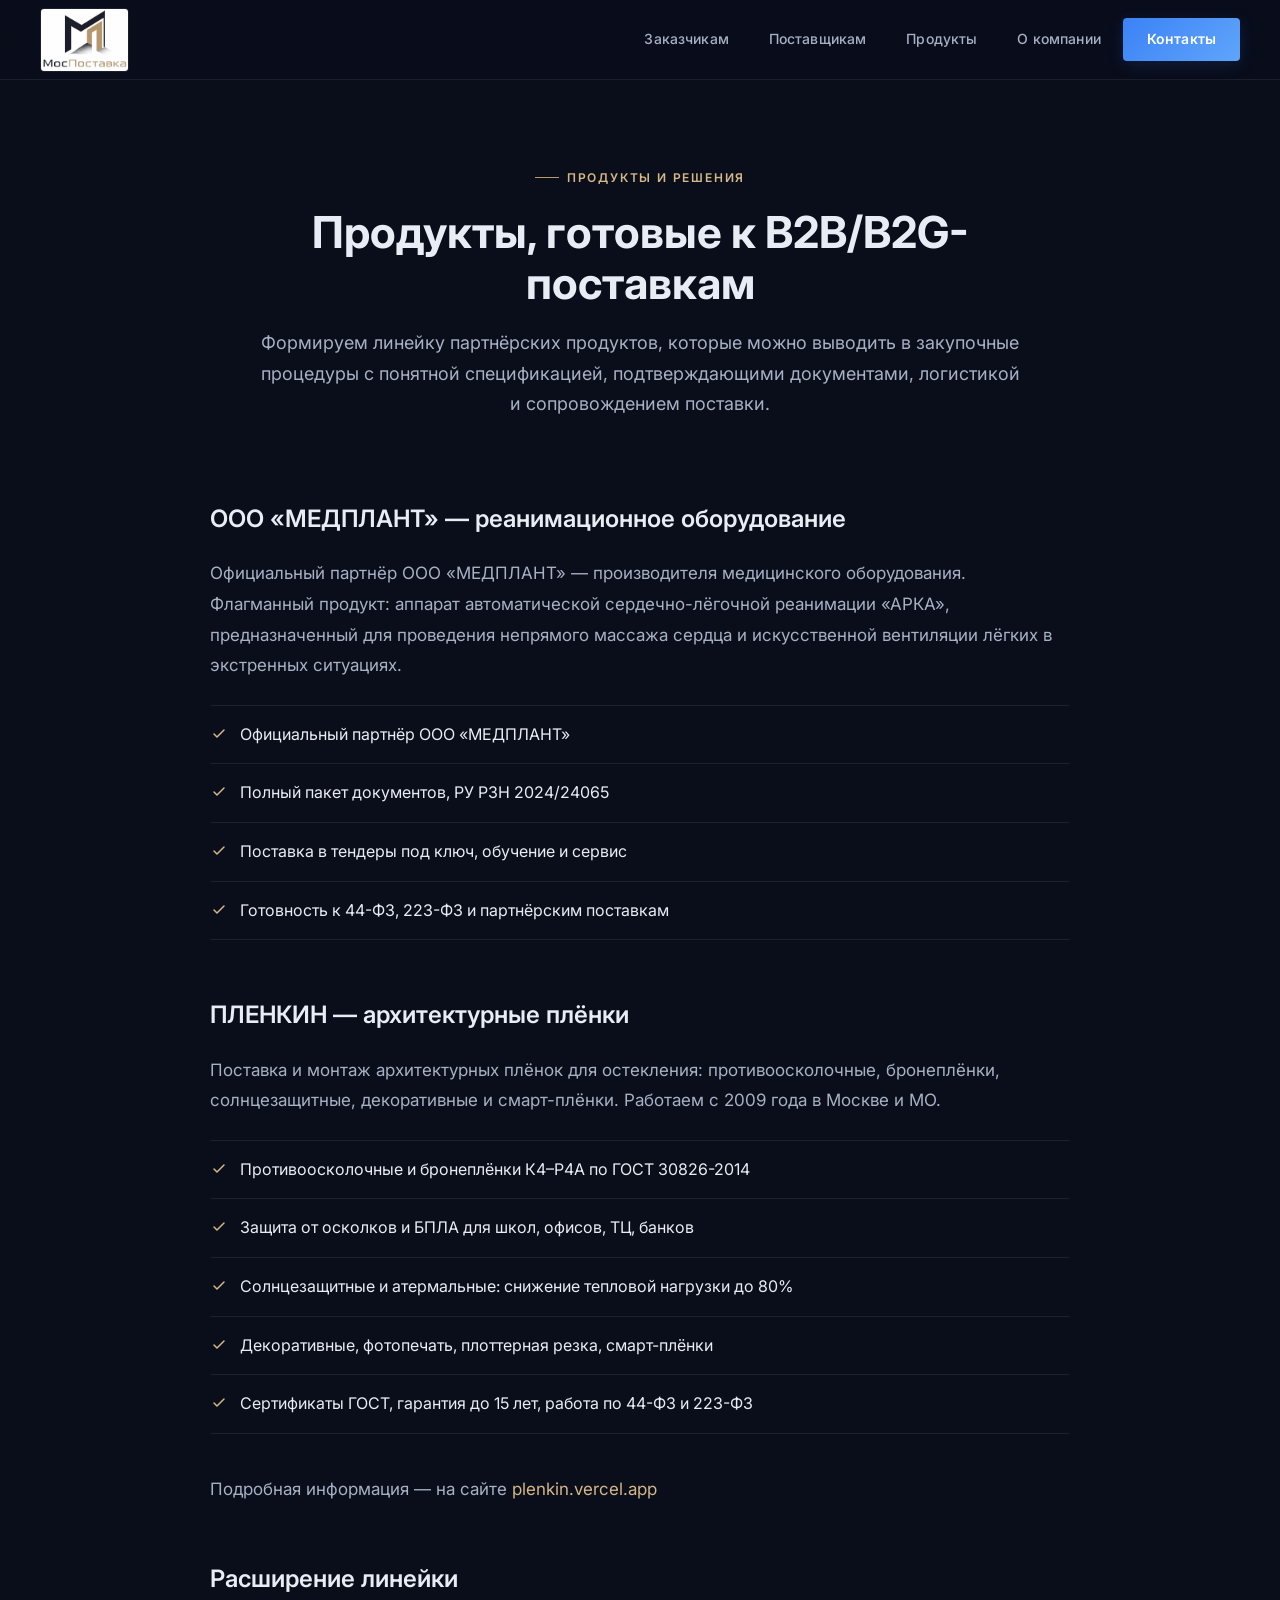
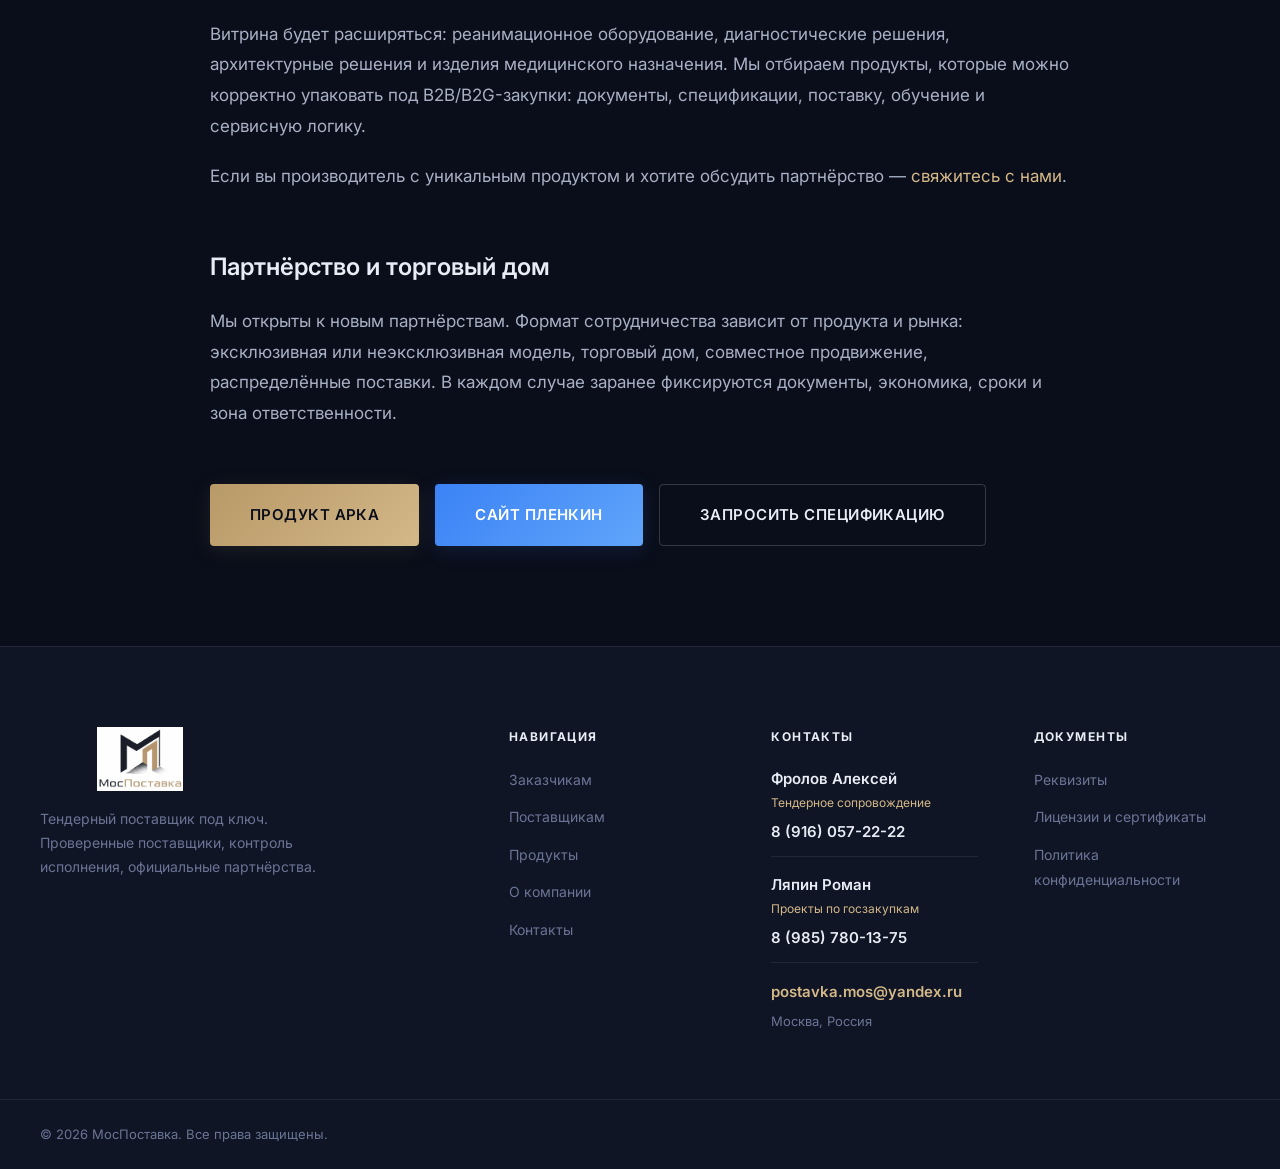
<file: pages/products.html>
<!DOCTYPE html>
<html lang="ru">
<head>
  <meta charset="UTF-8">
  <meta name="viewport" content="width=device-width, initial-scale=1.0">
  <meta name="description" content="Продукты и решения МосПоставки — витрина медицинских решений и официальных дилерств. Аппарат сердечно-лёгочной реанимации АРКА и расширяющаяся линейка.">
  <title>Продукты — МосПоставка</title>
  <link rel="stylesheet" href="../css/styles.css">
  <link rel="preconnect" href="https://fonts.googleapis.com">
  <link rel="preconnect" href="https://fonts.gstatic.com" crossorigin>
  <link href="https://fonts.googleapis.com/css2?family=Inter:wght@300;400;500;600;700&display=swap" rel="stylesheet">
</head>
<body>

<header class="header" id="header">
  <div class="container header__inner">
    <a href="../index.html" class="logo">
      <img src="../assets/img/logo.jpg" alt="МосПоставка" class="logo__img">
    </a>
    <nav class="nav" id="nav">
      <a href="customers.html" class="nav__link">Заказчикам</a>
      <a href="suppliers.html" class="nav__link">Поставщикам</a>
      <a href="products.html" class="nav__link">Продукты</a>
      <a href="about.html" class="nav__link">О компании</a>
      <a href="contacts.html" class="nav__link nav__link--cta">Контакты</a>
    </nav>
    <button class="burger" id="burger" aria-label="Меню">
      <span></span><span></span><span></span>
    </button>
  </div>
</header>

<section class="page">
  <div class="container">
    <div class="page__header">
      <span class="section__tag">Продукты и решения</span>
      <h1 class="page__title">Продукты, готовые к B2B/B2G-поставкам</h1>
      <p class="page__lead">Формируем линейку партнёрских продуктов, которые можно выводить в закупочные процедуры с понятной спецификацией, подтверждающими документами, логистикой и сопровождением поставки.</p>
    </div>

    <div class="page__content">
      <h3 id="medplant">ООО «МЕДПЛАНТ» — реанимационное оборудование</h3>
      <p>Официальный партнёр ООО «МЕДПЛАНТ» — производителя медицинского оборудования. Флагманный продукт: аппарат автоматической сердечно-лёгочной реанимации «АРКА», предназначенный для проведения непрямого массажа сердца и искусственной вентиляции лёгких в экстренных ситуациях.</p>
      <ul>
        <li><svg viewBox="0 0 18 18" fill="none"><path d="M4 9l3 3 7-7" stroke="currentColor" stroke-width="1.5" stroke-linecap="round" stroke-linejoin="round"/></svg>Официальный партнёр ООО «МЕДПЛАНТ»</li>
        <li><svg viewBox="0 0 18 18" fill="none"><path d="M4 9l3 3 7-7" stroke="currentColor" stroke-width="1.5" stroke-linecap="round" stroke-linejoin="round"/></svg>Полный пакет документов, РУ РЗН 2024/24065</li>
        <li><svg viewBox="0 0 18 18" fill="none"><path d="M4 9l3 3 7-7" stroke="currentColor" stroke-width="1.5" stroke-linecap="round" stroke-linejoin="round"/></svg>Поставка в тендеры под ключ, обучение и сервис</li>
        <li><svg viewBox="0 0 18 18" fill="none"><path d="M4 9l3 3 7-7" stroke="currentColor" stroke-width="1.5" stroke-linecap="round" stroke-linejoin="round"/></svg>Готовность к 44-ФЗ, 223-ФЗ и партнёрским поставкам</li>
      </ul>

      <h3 id="plenkin">ПЛЕНКИН — архитектурные плёнки</h3>
      <p>Поставка и монтаж архитектурных плёнок для остекления: противоосколочные, бронеплёнки, солнцезащитные, декоративные и смарт-плёнки. Работаем с 2009 года в Москве и МО.</p>
      <ul>
        <li><svg viewBox="0 0 18 18" fill="none"><path d="M4 9l3 3 7-7" stroke="currentColor" stroke-width="1.5" stroke-linecap="round" stroke-linejoin="round"/></svg>Противоосколочные и бронеплёнки К4–Р4А по ГОСТ 30826-2014</li>
        <li><svg viewBox="0 0 18 18" fill="none"><path d="M4 9l3 3 7-7" stroke="currentColor" stroke-width="1.5" stroke-linecap="round" stroke-linejoin="round"/></svg>Защита от осколков и БПЛА для школ, офисов, ТЦ, банков</li>
        <li><svg viewBox="0 0 18 18" fill="none"><path d="M4 9l3 3 7-7" stroke="currentColor" stroke-width="1.5" stroke-linecap="round" stroke-linejoin="round"/></svg>Солнцезащитные и атермальные: снижение тепловой нагрузки до 80%</li>
        <li><svg viewBox="0 0 18 18" fill="none"><path d="M4 9l3 3 7-7" stroke="currentColor" stroke-width="1.5" stroke-linecap="round" stroke-linejoin="round"/></svg>Декоративные, фотопечать, плоттерная резка, смарт-плёнки</li>
        <li><svg viewBox="0 0 18 18" fill="none"><path d="M4 9l3 3 7-7" stroke="currentColor" stroke-width="1.5" stroke-linecap="round" stroke-linejoin="round"/></svg>Сертификаты ГОСТ, гарантия до 15 лет, работа по 44-ФЗ и 223-ФЗ</li>
      </ul>
      <p>Подробная информация — на сайте <a href="https://plenkin.vercel.app" target="_blank" rel="noopener noreferrer" style="color: var(--color-gold-2);">plenkin.vercel.app</a></p>

      <h3>Расширение линейки</h3>
      <p>Витрина будет расширяться: реанимационное оборудование, диагностические решения, архитектурные решения и изделия медицинского назначения. Мы отбираем продукты, которые можно корректно упаковать под B2B/B2G-закупки: документы, спецификации, поставку, обучение и сервисную логику.</p>
      <p>Если вы производитель с уникальным продуктом и хотите обсудить партнёрство — <a href="contacts.html#supplier-form" style="color: var(--color-gold-2);">свяжитесь с нами</a>.</p>

      <h3 id="partnership">Партнёрство и торговый дом</h3>
      <p>Мы открыты к новым партнёрствам. Формат сотрудничества зависит от продукта и рынка: эксклюзивная или неэксклюзивная модель, торговый дом, совместное продвижение, распределённые поставки. В каждом случае заранее фиксируются документы, экономика, сроки и зона ответственности.</p>

      <div class="page__cta">
        <a href="arka.html" class="btn btn--gold btn--large">Продукт АРКА</a>
        <a href="https://plenkin.vercel.app" target="_blank" rel="noopener noreferrer" class="btn btn--primary btn--large">Сайт ПЛЕНКИН</a>
        <a href="contacts.html#customer-form" class="btn btn--ghost btn--large">Запросить спецификацию</a>
      </div>
    </div>
  </div>
</section>

<footer class="footer">
  <div class="container">
    <div class="footer__inner">
      <div class="footer__col footer__brand">
        <img src="../assets/img/logo.jpg" alt="МосПоставка" class="footer__logo">
        <p class="footer__desc">Тендерный поставщик под ключ. Проверенные поставщики, контроль исполнения, официальные партнёрства.</p>
      </div>
      <div class="footer__col">
        <h5 class="footer__heading">Навигация</h5>
        <ul class="footer__links">
          <li><a href="customers.html">Заказчикам</a></li>
          <li><a href="suppliers.html">Поставщикам</a></li>
          <li><a href="products.html">Продукты</a></li>
          <li><a href="about.html">О компании</a></li>
          <li><a href="contacts.html">Контакты</a></li>
        </ul>
      </div>
      <div class="footer__col">
        <h5 class="footer__heading">Контакты</h5>
        <ul class="footer__contacts">
          <li class="footer__person">
            <span class="footer__person-name">Фролов Алексей</span>
            <span class="footer__person-role">Тендерное сопровождение</span>
            <a href="tel:+79160572222" class="footer__person-phone">8 (916) 057-22-22</a>
          </li>
          <li class="footer__person">
            <span class="footer__person-name">Ляпин Роман</span>
            <span class="footer__person-role">Проекты по госзакупкам</span>
            <a href="tel:+79857801375" class="footer__person-phone">8 (985) 780-13-75</a>
          </li>
          <li>
            <a href="mailto:postavka.mos@yandex.ru" class="footer__email">postavka.mos@yandex.ru</a>
            <span class="footer__city">Москва, Россия</span>
          </li>
        </ul>
      </div>
      <div class="footer__col">
        <h5 class="footer__heading">Документы</h5>
        <ul class="footer__links">
          <li><a href="documents.html#requisites">Реквизиты</a></li>
          <li><a href="documents.html#certificates">Лицензии и сертификаты</a></li>
          <li><a href="documents.html#privacy">Политика конфиденциальности</a></li>
        </ul>
      </div>
    </div>
  </div>
  <div class="footer__bottom">
    <div class="container">
      <p>&copy; 2026 МосПоставка. Все права защищены.</p>
    </div>
  </div>
</footer>

<script src="../js/script.js"></script>
</body>
</html>
</file>
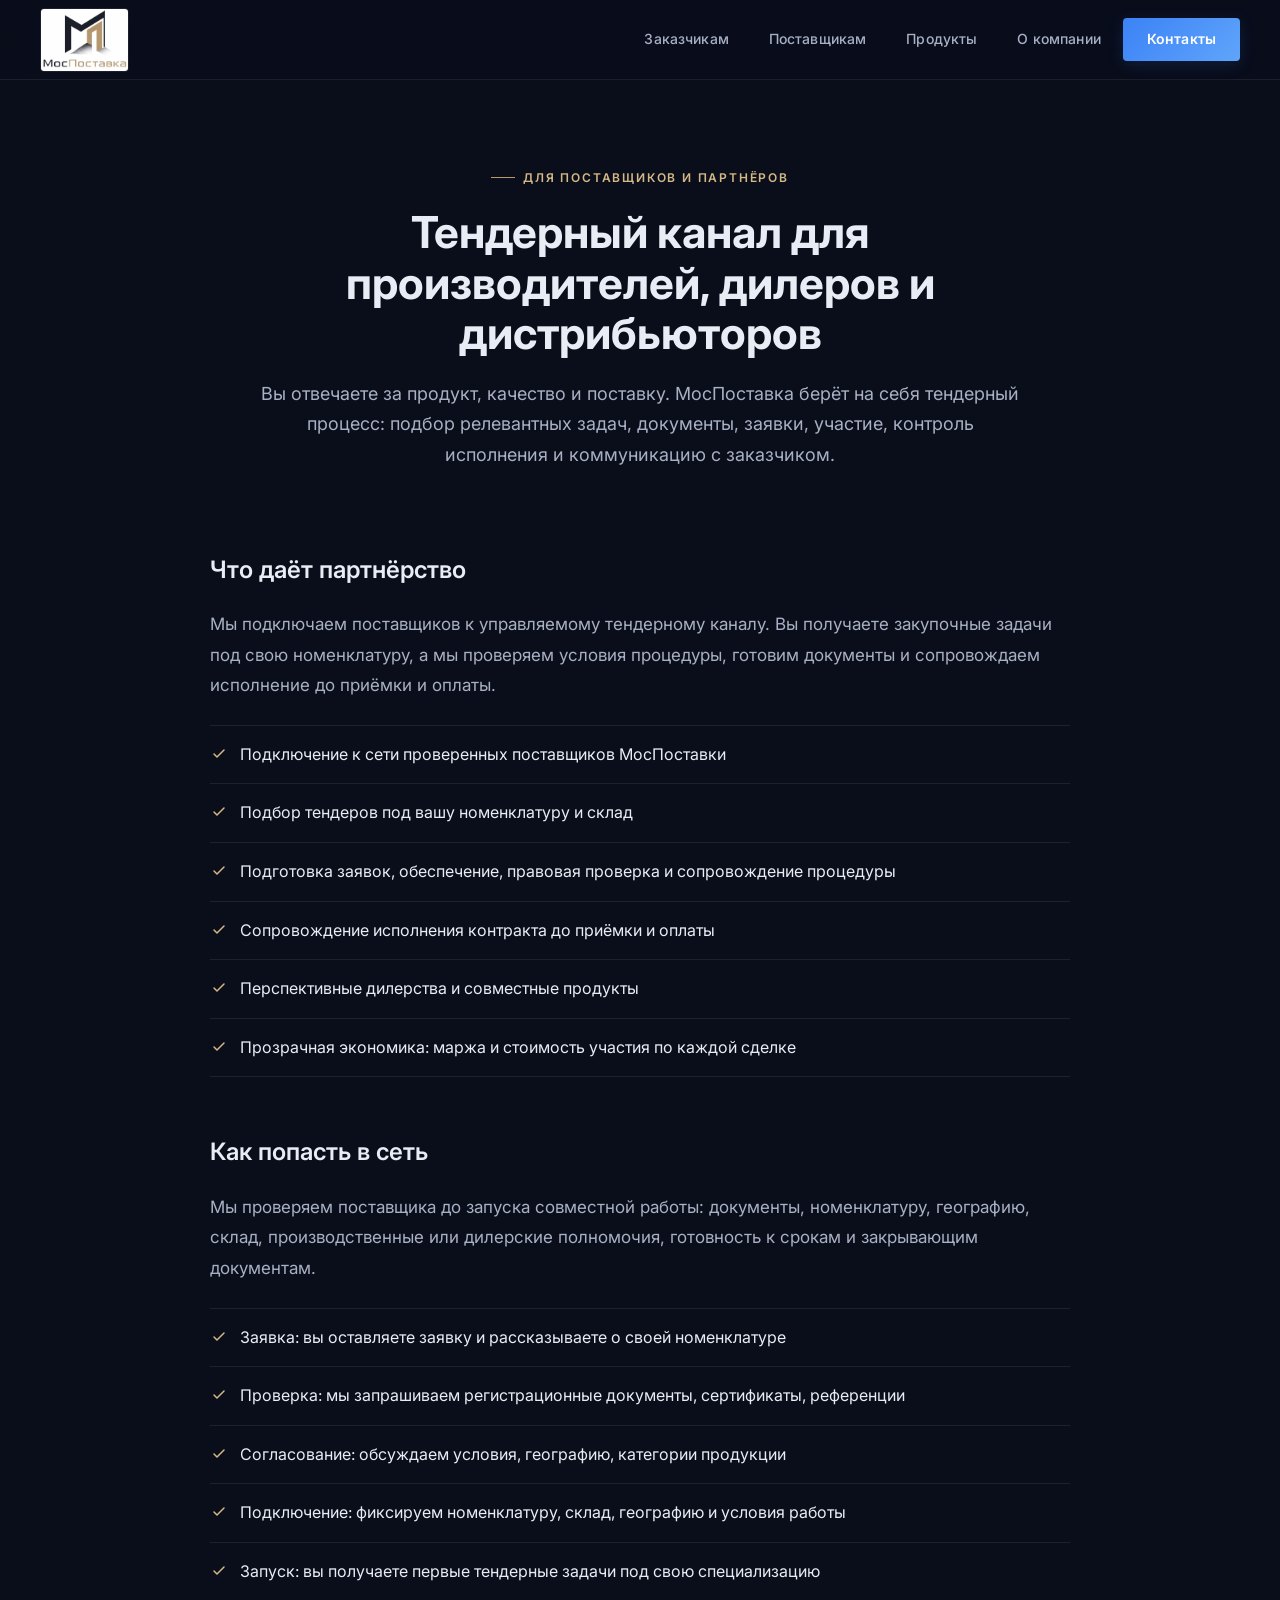
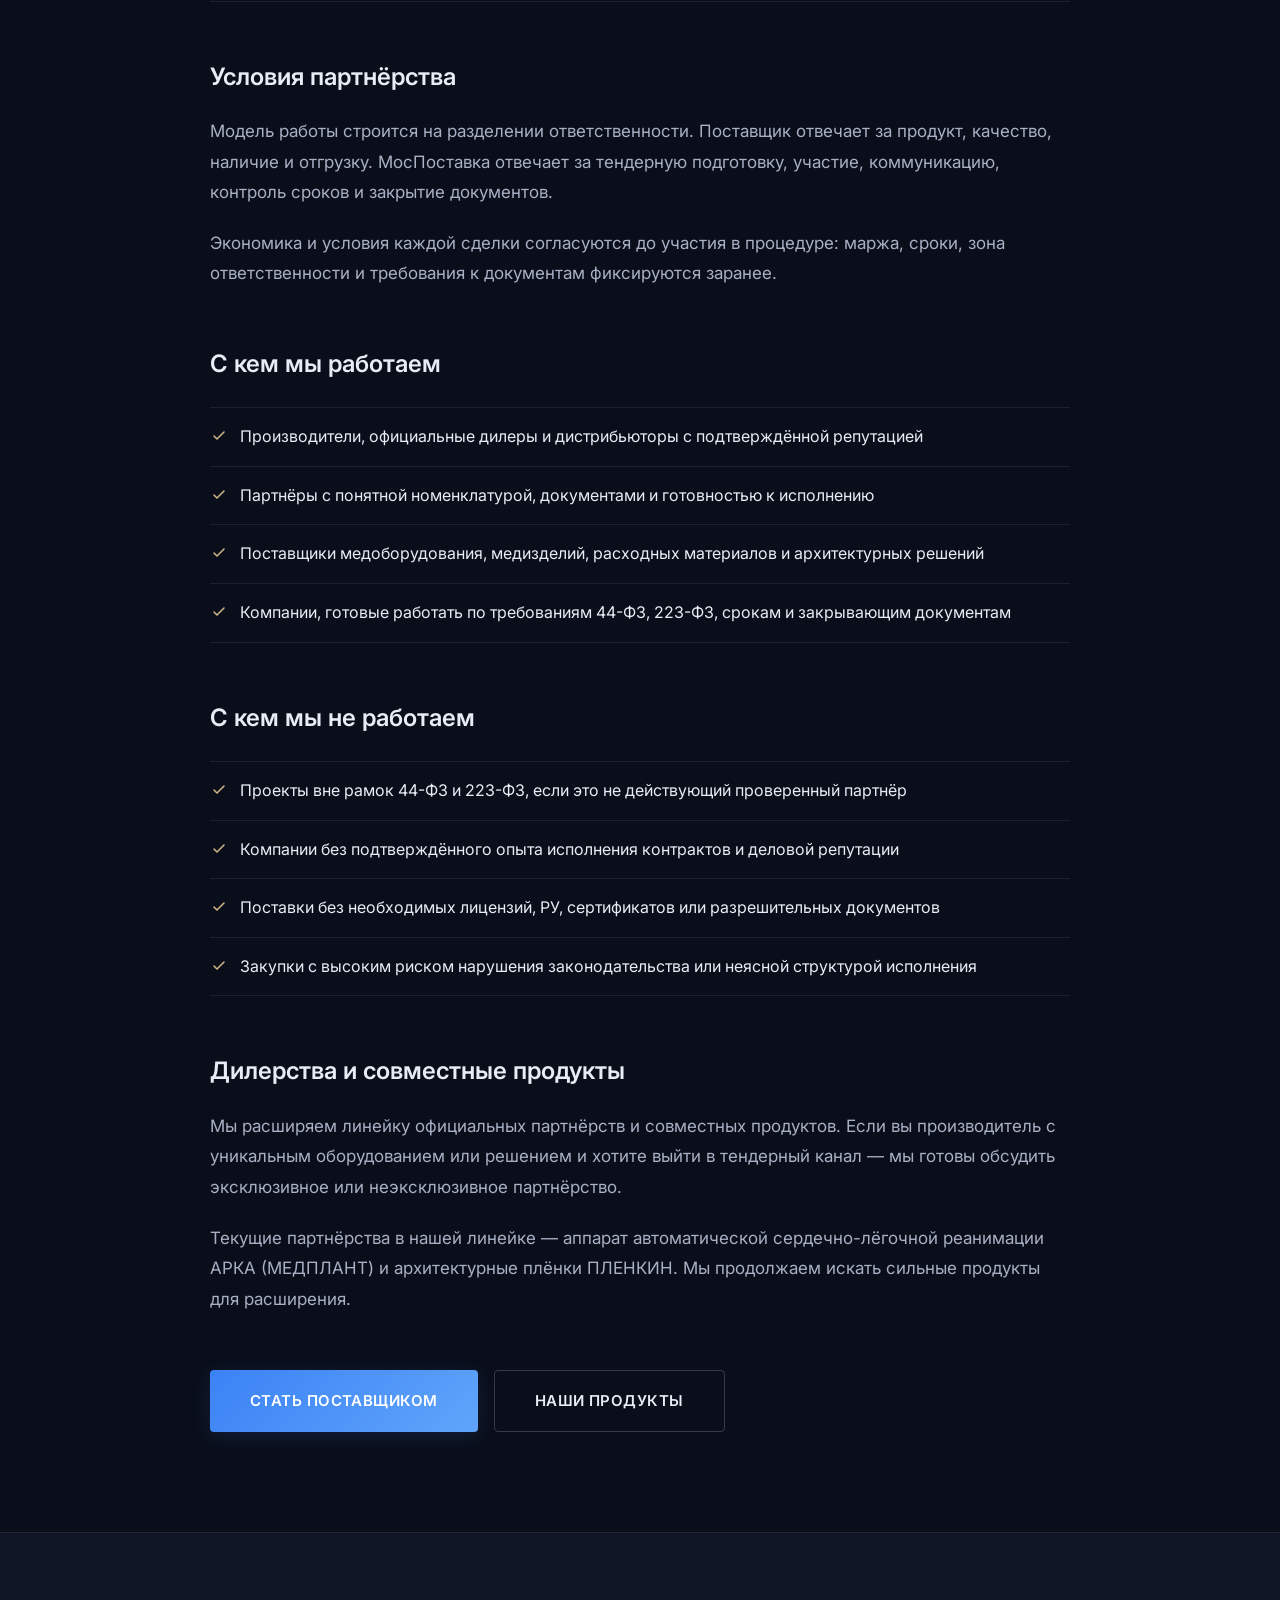
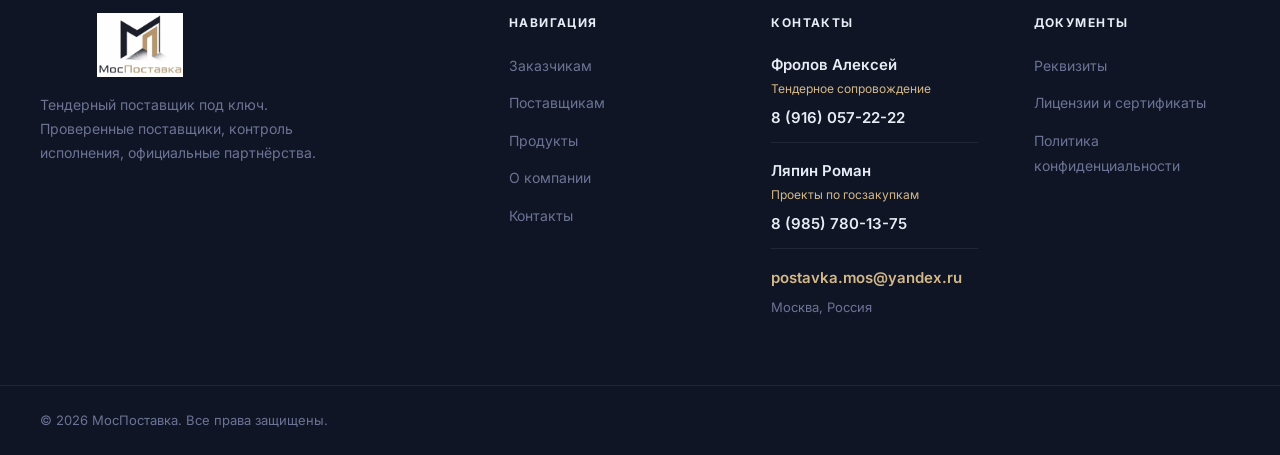
<file: pages/suppliers.html>
<!DOCTYPE html>
<html lang="ru">
<head>
  <meta charset="UTF-8">
  <meta name="viewport" content="width=device-width, initial-scale=1.0">
  <meta name="description" content="МосПоставка — сеть проверенных поставщиков медицинского оборудования. Как попасть в сеть, что даёт партнёрство, поток тендерных задач под вашу номенклатуру.">
  <title>Поставщикам — МосПоставка</title>
  <link rel="stylesheet" href="../css/styles.css">
  <link rel="preconnect" href="https://fonts.googleapis.com">
  <link rel="preconnect" href="https://fonts.gstatic.com" crossorigin>
  <link href="https://fonts.googleapis.com/css2?family=Inter:wght@300;400;500;600;700&display=swap" rel="stylesheet">
</head>
<body>

<header class="header" id="header">
  <div class="container header__inner">
    <a href="../index.html" class="logo">
      <img src="../assets/img/logo.jpg" alt="МосПоставка" class="logo__img">
    </a>
    <nav class="nav" id="nav">
      <a href="customers.html" class="nav__link">Заказчикам</a>
      <a href="suppliers.html" class="nav__link">Поставщикам</a>
      <a href="products.html" class="nav__link">Продукты</a>
      <a href="about.html" class="nav__link">О компании</a>
      <a href="contacts.html" class="nav__link nav__link--cta">Контакты</a>
    </nav>
    <button class="burger" id="burger" aria-label="Меню">
      <span></span><span></span><span></span>
    </button>
  </div>
</header>

<section class="page">
  <div class="container">
    <div class="page__header">
      <span class="section__tag">Для поставщиков и партнёров</span>
      <h1 class="page__title">Тендерный канал для производителей, дилеров и дистрибьюторов</h1>
      <p class="page__lead">Вы отвечаете за продукт, качество и поставку. МосПоставка берёт на себя тендерный процесс: подбор релевантных задач, документы, заявки, участие, контроль исполнения и коммуникацию с заказчиком.</p>
    </div>

    <div class="page__content">
      <h3>Что даёт партнёрство</h3>
      <p>Мы подключаем поставщиков к управляемому тендерному каналу. Вы получаете закупочные задачи под свою номенклатуру, а мы проверяем условия процедуры, готовим документы и сопровождаем исполнение до приёмки и оплаты.</p>
      <ul>
        <li><svg viewBox="0 0 18 18" fill="none"><path d="M4 9l3 3 7-7" stroke="currentColor" stroke-width="1.5" stroke-linecap="round" stroke-linejoin="round"/></svg>Подключение к сети проверенных поставщиков МосПоставки</li>
        <li><svg viewBox="0 0 18 18" fill="none"><path d="M4 9l3 3 7-7" stroke="currentColor" stroke-width="1.5" stroke-linecap="round" stroke-linejoin="round"/></svg>Подбор тендеров под вашу номенклатуру и склад</li>
        <li><svg viewBox="0 0 18 18" fill="none"><path d="M4 9l3 3 7-7" stroke="currentColor" stroke-width="1.5" stroke-linecap="round" stroke-linejoin="round"/></svg>Подготовка заявок, обеспечение, правовая проверка и сопровождение процедуры</li>
        <li><svg viewBox="0 0 18 18" fill="none"><path d="M4 9l3 3 7-7" stroke="currentColor" stroke-width="1.5" stroke-linecap="round" stroke-linejoin="round"/></svg>Сопровождение исполнения контракта до приёмки и оплаты</li>
        <li><svg viewBox="0 0 18 18" fill="none"><path d="M4 9l3 3 7-7" stroke="currentColor" stroke-width="1.5" stroke-linecap="round" stroke-linejoin="round"/></svg>Перспективные дилерства и совместные продукты</li>
        <li><svg viewBox="0 0 18 18" fill="none"><path d="M4 9l3 3 7-7" stroke="currentColor" stroke-width="1.5" stroke-linecap="round" stroke-linejoin="round"/></svg>Прозрачная экономика: маржа и стоимость участия по каждой сделке</li>
      </ul>

      <h3>Как попасть в сеть</h3>
      <p>Мы проверяем поставщика до запуска совместной работы: документы, номенклатуру, географию, склад, производственные или дилерские полномочия, готовность к срокам и закрывающим документам.</p>
      <ul>
        <li><svg viewBox="0 0 18 18" fill="none"><path d="M4 9l3 3 7-7" stroke="currentColor" stroke-width="1.5" stroke-linecap="round" stroke-linejoin="round"/></svg>Заявка: вы оставляете заявку и рассказываете о своей номенклатуре</li>
        <li><svg viewBox="0 0 18 18" fill="none"><path d="M4 9l3 3 7-7" stroke="currentColor" stroke-width="1.5" stroke-linecap="round" stroke-linejoin="round"/></svg>Проверка: мы запрашиваем регистрационные документы, сертификаты, референции</li>
        <li><svg viewBox="0 0 18 18" fill="none"><path d="M4 9l3 3 7-7" stroke="currentColor" stroke-width="1.5" stroke-linecap="round" stroke-linejoin="round"/></svg>Согласование: обсуждаем условия, географию, категории продукции</li>
        <li><svg viewBox="0 0 18 18" fill="none"><path d="M4 9l3 3 7-7" stroke="currentColor" stroke-width="1.5" stroke-linecap="round" stroke-linejoin="round"/></svg>Подключение: фиксируем номенклатуру, склад, географию и условия работы</li>
        <li><svg viewBox="0 0 18 18" fill="none"><path d="M4 9l3 3 7-7" stroke="currentColor" stroke-width="1.5" stroke-linecap="round" stroke-linejoin="round"/></svg>Запуск: вы получаете первые тендерные задачи под свою специализацию</li>
      </ul>

      <h3 id="partnership">Условия партнёрства</h3>
      <p>Модель работы строится на разделении ответственности. Поставщик отвечает за продукт, качество, наличие и отгрузку. МосПоставка отвечает за тендерную подготовку, участие, коммуникацию, контроль сроков и закрытие документов.</p>
      <p>Экономика и условия каждой сделки согласуются до участия в процедуре: маржа, сроки, зона ответственности и требования к документам фиксируются заранее.</p>

      <h3>С кем мы работаем</h3>
      <ul>
        <li><svg viewBox="0 0 18 18" fill="none"><path d="M4 9l3 3 7-7" stroke="currentColor" stroke-width="1.5" stroke-linecap="round" stroke-linejoin="round"/></svg>Производители, официальные дилеры и дистрибьюторы с подтверждённой репутацией</li>
        <li><svg viewBox="0 0 18 18" fill="none"><path d="M4 9l3 3 7-7" stroke="currentColor" stroke-width="1.5" stroke-linecap="round" stroke-linejoin="round"/></svg>Партнёры с понятной номенклатурой, документами и готовностью к исполнению</li>
        <li><svg viewBox="0 0 18 18" fill="none"><path d="M4 9l3 3 7-7" stroke="currentColor" stroke-width="1.5" stroke-linecap="round" stroke-linejoin="round"/></svg>Поставщики медоборудования, медизделий, расходных материалов и архитектурных решений</li>
        <li><svg viewBox="0 0 18 18" fill="none"><path d="M4 9l3 3 7-7" stroke="currentColor" stroke-width="1.5" stroke-linecap="round" stroke-linejoin="round"/></svg>Компании, готовые работать по требованиям 44-ФЗ, 223-ФЗ, срокам и закрывающим документам</li>
      </ul>

      <h3>С кем мы не работаем</h3>
      <ul>
        <li><svg viewBox="0 0 18 18" fill="none"><path d="M4 9l3 3 7-7" stroke="currentColor" stroke-width="1.5" stroke-linecap="round" stroke-linejoin="round"/></svg>Проекты вне рамок 44-ФЗ и 223-ФЗ, если это не действующий проверенный партнёр</li>
        <li><svg viewBox="0 0 18 18" fill="none"><path d="M4 9l3 3 7-7" stroke="currentColor" stroke-width="1.5" stroke-linecap="round" stroke-linejoin="round"/></svg>Компании без подтверждённого опыта исполнения контрактов и деловой репутации</li>
        <li><svg viewBox="0 0 18 18" fill="none"><path d="M4 9l3 3 7-7" stroke="currentColor" stroke-width="1.5" stroke-linecap="round" stroke-linejoin="round"/></svg>Поставки без необходимых лицензий, РУ, сертификатов или разрешительных документов</li>
        <li><svg viewBox="0 0 18 18" fill="none"><path d="M4 9l3 3 7-7" stroke="currentColor" stroke-width="1.5" stroke-linecap="round" stroke-linejoin="round"/></svg>Закупки с высоким риском нарушения законодательства или неясной структурой исполнения</li>
      </ul>

      <h3>Дилерства и совместные продукты</h3>
      <p>Мы расширяем линейку официальных партнёрств и совместных продуктов. Если вы производитель с уникальным оборудованием или решением и хотите выйти в тендерный канал — мы готовы обсудить эксклюзивное или неэксклюзивное партнёрство.</p>
      <p>Текущие партнёрства в нашей линейке — аппарат автоматической сердечно-лёгочной реанимации АРКА (МЕДПЛАНТ) и архитектурные плёнки ПЛЕНКИН. Мы продолжаем искать сильные продукты для расширения.</p>

      <div class="page__cta">
        <a href="contacts.html#supplier-form" class="btn btn--primary btn--large">Стать поставщиком</a>
        <a href="products.html" class="btn btn--ghost btn--large">Наши продукты</a>
      </div>
    </div>
  </div>
</section>

<footer class="footer">
  <div class="container">
    <div class="footer__inner">
      <div class="footer__col footer__brand">
        <img src="../assets/img/logo.jpg" alt="МосПоставка" class="footer__logo">
        <p class="footer__desc">Тендерный поставщик под ключ. Проверенные поставщики, контроль исполнения, официальные партнёрства.</p>
      </div>
      <div class="footer__col">
        <h5 class="footer__heading">Навигация</h5>
        <ul class="footer__links">
          <li><a href="customers.html">Заказчикам</a></li>
          <li><a href="suppliers.html">Поставщикам</a></li>
          <li><a href="products.html">Продукты</a></li>
          <li><a href="about.html">О компании</a></li>
          <li><a href="contacts.html">Контакты</a></li>
        </ul>
      </div>
      <div class="footer__col">
        <h5 class="footer__heading">Контакты</h5>
        <ul class="footer__contacts">
          <li class="footer__person">
            <span class="footer__person-name">Фролов Алексей</span>
            <span class="footer__person-role">Тендерное сопровождение</span>
            <a href="tel:+79160572222" class="footer__person-phone">8 (916) 057-22-22</a>
          </li>
          <li class="footer__person">
            <span class="footer__person-name">Ляпин Роман</span>
            <span class="footer__person-role">Проекты по госзакупкам</span>
            <a href="tel:+79857801375" class="footer__person-phone">8 (985) 780-13-75</a>
          </li>
          <li>
            <a href="mailto:postavka.mos@yandex.ru" class="footer__email">postavka.mos@yandex.ru</a>
            <span class="footer__city">Москва, Россия</span>
          </li>
        </ul>
      </div>
      <div class="footer__col">
        <h5 class="footer__heading">Документы</h5>
        <ul class="footer__links">
          <li><a href="documents.html#requisites">Реквизиты</a></li>
          <li><a href="documents.html#certificates">Лицензии и сертификаты</a></li>
          <li><a href="documents.html#privacy">Политика конфиденциальности</a></li>
        </ul>
      </div>
    </div>
  </div>
  <div class="footer__bottom">
    <div class="container">
      <p>&copy; 2026 МосПоставка. Все права защищены.</p>
    </div>
  </div>
</footer>

<script src="../js/script.js"></script>
</body>
</html>
</file>
<file: css/styles.css>
/* ============================
   PREMIUM DESIGN SYSTEM
   ============================ */
:root {
  --color-bg: #0A0E1A;
  --color-bg-2: #0F1525;
  --color-bg-3: #141B2D;
  --color-surface: #161E33;
  --color-surface-2: #1A2340;
  --color-border: rgba(255, 255, 255, 0.08);
  --color-border-hover: rgba(255, 255, 255, 0.18);
  --color-text: #E8ECF4;
  --color-text-2: #A8B0C4;
  --color-text-3: #6B7494;
  --color-white: #FFFFFF;
  --color-accent: #3B82F6;
  --color-accent-2: #60A5FA;
  --color-accent-glow: rgba(59, 130, 246, 0.15);
  --color-gold: #B89968;
  --color-gold-2: #D4B888;
  --color-gold-glow: rgba(184, 153, 104, 0.12);
  --color-success: #10B981;
  --color-teal: #14B8A6;

  --radius: 4px;
  --radius-md: 8px;
  --radius-lg: 16px;

  --shadow-card: 0 1px 0 rgba(255,255,255,0.04) inset, 0 8px 32px rgba(0,0,0,0.3);
  --shadow-hover: 0 1px 0 rgba(255,255,255,0.08) inset, 0 16px 48px rgba(0,0,0,0.4);

  --transition: 0.4s cubic-bezier(0.22, 1, 0.36, 1);
  --transition-fast: 0.2s ease;

  --container: 1280px;
  --header-h: 80px;

  --font: 'Inter', -apple-system, BlinkMacSystemFont, 'Segoe UI', sans-serif;
}

* {
  margin: 0;
  padding: 0;
  box-sizing: border-box;
}

html {
  scroll-behavior: smooth;
  font-size: 16px;
}

body {
  font-family: var(--font);
  background: var(--color-bg);
  color: var(--color-text);
  line-height: 1.6;
  -webkit-font-smoothing: antialiased;
  -moz-osx-font-smoothing: grayscale;
  overflow-x: hidden;
}

a { text-decoration: none; color: inherit; }
ul { list-style: none; }
img { max-width: 100%; display: block; }

.container {
  max-width: var(--container);
  margin: 0 auto;
  padding: 0 40px;
}

/* ============================
   ШАПКА
   ============================ */
.header {
  position: fixed;
  top: 0; left: 0; right: 0;
  height: var(--header-h);
  background: rgba(10, 14, 26, 0.85);
  backdrop-filter: blur(20px) saturate(180%);
  -webkit-backdrop-filter: blur(20px) saturate(180%);
  border-bottom: 1px solid var(--color-border);
  z-index: 1000;
  transition: all var(--transition);
}

.header.scrolled {
  background: rgba(10, 14, 26, 0.95);
  border-bottom-color: var(--color-border-hover);
}

.header__inner {
  display: flex;
  align-items: center;
  justify-content: space-between;
  height: 100%;
}

.logo {
  display: flex;
  align-items: center;
  gap: 0;
  height: 64px;
  border: 1px solid var(--color-border);
  border-radius: var(--radius);
  overflow: hidden;
  transition: all var(--transition);
}

.logo:hover {
  border-color: var(--color-border-hover);
}

.logo__img {
  height: 64px;
  width: auto;
  object-fit: contain;
  display: block;
}

.nav {
  display: flex;
  align-items: center;
  gap: 4px;
}

.nav__link {
  font-size: 0.875rem;
  font-weight: 500;
  color: var(--color-text-2);
  padding: 8px 18px;
  border-radius: var(--radius);
  transition: all var(--transition-fast);
  position: relative;
  letter-spacing: 0.01em;
}

.nav__link:hover {
  color: var(--color-text);
}

.nav__link--cta {
  background: linear-gradient(135deg, var(--color-accent), var(--color-accent-2));
  color: var(--color-white);
  font-weight: 600;
  padding: 10px 24px;
  border-radius: var(--radius);
  box-shadow: 0 4px 16px var(--color-accent-glow);
}

.nav__link--cta:hover {
  transform: translateY(-1px);
  box-shadow: 0 6px 24px var(--color-accent-glow);
  color: var(--color-white);
}

.burger {
  display: none;
  flex-direction: column;
  gap: 5px;
  background: none;
  border: none;
  cursor: pointer;
  padding: 4px;
}

.burger span {
  width: 24px; height: 2px;
  background: var(--color-text);
  border-radius: 1px;
  transition: var(--transition);
}

.burger.active span:nth-child(1) { transform: translateY(7px) rotate(45deg); }
.burger.active span:nth-child(2) { opacity: 0; }
.burger.active span:nth-child(3) { transform: translateY(-7px) rotate(-45deg); }

/* ============================
   КНОПКИ
   ============================ */
.btn {
  display: inline-flex;
  align-items: center;
  justify-content: center;
  gap: 10px;
  padding: 16px 32px;
  border-radius: var(--radius);
  font-size: 0.875rem;
  font-weight: 600;
  font-family: var(--font);
  border: none;
  cursor: pointer;
  transition: all var(--transition);
  letter-spacing: 0.03em;
  text-transform: uppercase;
}

.btn--primary {
  background: linear-gradient(135deg, var(--color-accent), var(--color-accent-2));
  color: #fff;
  box-shadow: 0 4px 20px var(--color-accent-glow);
}

.btn--primary:hover {
  transform: translateY(-2px);
  box-shadow: 0 8px 32px rgba(59, 130, 246, 0.3);
}

.btn--ghost {
  background: transparent;
  color: var(--color-text);
  border: 1px solid var(--color-border-hover);
}

.btn--ghost:hover {
  border-color: var(--color-text);
  background: rgba(255, 255, 255, 0.05);
}

.btn--gold {
  background: linear-gradient(135deg, var(--color-gold), var(--color-gold-2));
  color: #0A0E1A;
  box-shadow: 0 4px 20px var(--color-gold-glow);
}

.btn--gold:hover {
  transform: translateY(-2px);
  box-shadow: 0 8px 32px rgba(184, 153, 104, 0.25);
}

.btn--large { padding: 18px 40px; font-size: 0.9375rem; }
.btn--small { padding: 10px 20px; font-size: 0.8125rem; }

/* ============================
   HERO
   ============================ */
.hero {
  position: relative;
  min-height: calc(100vh - var(--header-h));
  padding: 150px 0 90px;
  overflow: hidden;
  background:
    linear-gradient(90deg, rgba(10, 14, 26, 0.96) 0%, rgba(10, 14, 26, 0.82) 54%, rgba(10, 14, 26, 0.68) 100%),
    radial-gradient(ellipse at 78% 42%, rgba(59, 130, 246, 0.24) 0%, rgba(6, 26, 61, 0.42) 38%, transparent 70%),
    var(--color-bg);
}

.hero::before {
  content: '';
  position: absolute;
  inset: 0;
  background-image:
    linear-gradient(rgba(255,255,255,0.018) 1px, transparent 1px),
    linear-gradient(90deg, rgba(255,255,255,0.018) 1px, transparent 1px);
  background-size: 80px 80px;
  pointer-events: none;
}

.hero__inner {
  position: relative;
  z-index: 1;
  display: grid;
  grid-template-columns: minmax(0, 1.05fr) minmax(360px, 0.7fr);
  gap: 72px;
  align-items: center;
}

.hero__tag {
  display: inline-flex;
  align-items: center;
  padding: 8px 20px;
  background: rgba(255, 255, 255, 0.06);
  border: 1px solid rgba(255, 255, 255, 0.12);
  border-radius: 100px;
  font-size: 0.75rem;
  font-weight: 600;
  color: var(--color-gold-2);
  margin-bottom: 28px;
  text-transform: uppercase;
  letter-spacing: 0.12em;
}

.hero__title {
  max-width: 860px;
  font-size: clamp(2.25rem, 5vw, 4.6rem);
  line-height: 1.06;
  font-weight: 700;
  color: var(--color-text);
  margin-bottom: 28px;
  letter-spacing: 0;
}

.hero__lead {
  max-width: 720px;
  font-size: clamp(1rem, 1.5vw, 1.1875rem);
  line-height: 1.75;
  color: var(--color-text-2);
  margin-bottom: 38px;
}

.hero__buttons {
  display: flex;
  flex-wrap: wrap;
  gap: 16px;
  margin-bottom: 44px;
}

.hero__roles {
  display: grid;
  grid-template-columns: repeat(3, 1fr);
  gap: 1px;
  background: var(--color-border);
  border: 1px solid var(--color-border);
  border-radius: var(--radius-md);
  overflow: hidden;
  max-width: 860px;
}

.hero-role {
  min-height: 132px;
  padding: 24px;
  background: rgba(15, 21, 37, 0.86);
  transition: all var(--transition-fast);
}

.hero-role:hover {
  background: var(--color-surface);
}

.hero-role span {
  display: block;
  color: var(--color-gold-2);
  font-size: 0.75rem;
  font-weight: 700;
  text-transform: uppercase;
  letter-spacing: 0.1em;
  margin-bottom: 12px;
}

.hero-role strong {
  display: block;
  color: var(--color-text);
  font-size: 0.95rem;
  line-height: 1.45;
  font-weight: 600;
}

.hero__visual {
  align-self: stretch;
  display: flex;
  align-items: center;
}

.deal-card {
  width: 100%;
  background: rgba(22, 30, 51, 0.78);
  border: 1px solid var(--color-border-hover);
  border-radius: var(--radius-lg);
  box-shadow: var(--shadow-card);
  padding: 28px;
  backdrop-filter: blur(18px);
  -webkit-backdrop-filter: blur(18px);
}

.deal-card__head {
  display: flex;
  justify-content: space-between;
  gap: 20px;
  align-items: flex-start;
  padding-bottom: 22px;
  border-bottom: 1px solid var(--color-border);
  margin-bottom: 24px;
}

.deal-card__head span,
.deal-card__meta span {
  display: block;
  font-size: 0.72rem;
  color: var(--color-text-3);
  text-transform: uppercase;
  letter-spacing: 0.1em;
}

.deal-card__head strong {
  color: var(--color-text);
  font-size: 1.1rem;
  line-height: 1.35;
}

.deal-flow {
  display: grid;
  grid-template-columns: repeat(2, 1fr);
  gap: 12px;
  margin-bottom: 26px;
}

.deal-flow__item {
  position: relative;
  padding: 16px 16px 16px 42px;
  background: rgba(255, 255, 255, 0.045);
  border: 1px solid var(--color-border);
  border-radius: var(--radius-md);
  color: var(--color-text);
  font-size: 0.92rem;
  font-weight: 600;
}

.deal-flow__item::before {
  content: '';
  position: absolute;
  left: 16px;
  top: 50%;
  width: 10px;
  height: 10px;
  border-radius: 50%;
  transform: translateY(-50%);
  background: var(--color-gold-2);
  box-shadow: 0 0 0 4px var(--color-gold-glow);
}

.deal-card__meta {
  display: grid;
  gap: 14px;
}

.deal-card__meta div {
  padding: 14px 0 0;
  border-top: 1px solid var(--color-border);
}

.deal-card__meta strong {
  display: block;
  color: var(--color-text);
  margin-top: 4px;
  font-size: 0.95rem;
  line-height: 1.4;
}

.ops-panel {
  width: 100%;
  background: linear-gradient(180deg, rgba(22, 30, 51, 0.92), rgba(10, 14, 26, 0.92));
  border: 1px solid var(--color-border-hover);
  border-radius: var(--radius-lg);
  box-shadow: var(--shadow-card);
  padding: 24px;
  backdrop-filter: blur(18px);
  -webkit-backdrop-filter: blur(18px);
}

.ops-panel__top,
.ops-panel__footer {
  display: flex;
  justify-content: space-between;
  gap: 20px;
  align-items: flex-start;
}

.ops-panel__top {
  padding-bottom: 22px;
  border-bottom: 1px solid var(--color-border);
  margin-bottom: 20px;
}

.ops-panel__top span,
.ops-panel__summary span,
.ops-panel__footer span {
  display: block;
  font-size: 0.68rem;
  color: var(--color-text-3);
  text-transform: uppercase;
  letter-spacing: 0.1em;
  margin-bottom: 5px;
}

.ops-panel__top strong {
  display: block;
  color: var(--color-text);
  font-size: 1.12rem;
  line-height: 1.35;
}

.ops-status {
  flex: 0 0 auto;
  padding: 7px 12px;
  border: 1px solid rgba(20, 184, 166, 0.3);
  border-radius: 999px;
  background: rgba(20, 184, 166, 0.09);
  color: #7ddbd2;
  font-size: 0.72rem;
  font-weight: 700;
  text-transform: uppercase;
  letter-spacing: 0.08em;
}

.ops-panel__summary {
  display: grid;
  grid-template-columns: repeat(3, 1fr);
  gap: 1px;
  background: var(--color-border);
  border: 1px solid var(--color-border);
  border-radius: var(--radius-md);
  overflow: hidden;
  margin-bottom: 24px;
}

.ops-panel__summary div {
  min-height: 82px;
  padding: 16px;
  background: rgba(255, 255, 255, 0.035);
}

.ops-panel__summary strong,
.ops-panel__footer strong {
  display: block;
  color: var(--color-text);
  font-size: 0.9rem;
  line-height: 1.35;
}

.ops-progress {
  position: relative;
  padding: 8px 0 28px;
  margin-bottom: 4px;
}

.ops-progress__line {
  position: absolute;
  left: 0;
  right: 0;
  top: 18px;
  height: 2px;
  background: rgba(255, 255, 255, 0.09);
}

.ops-progress__line span {
  display: block;
  width: 48%;
  height: 100%;
  background: linear-gradient(90deg, var(--color-gold), var(--color-teal));
}

.ops-progress__steps {
  position: relative;
  z-index: 1;
  display: grid;
  grid-template-columns: repeat(6, 1fr);
  gap: 8px;
}

.ops-progress__steps span {
  display: flex;
  flex-direction: column;
  align-items: center;
  gap: 10px;
  color: var(--color-text-3);
  font-size: 0.67rem;
  font-weight: 700;
  text-align: center;
  text-transform: uppercase;
  letter-spacing: 0.04em;
}

.ops-progress__steps span::before {
  content: '';
  width: 20px;
  height: 20px;
  border-radius: 50%;
  background: var(--color-bg-3);
  border: 1px solid var(--color-border-hover);
}

.ops-progress__steps .is-done,
.ops-progress__steps .is-current {
  color: var(--color-text);
}

.ops-progress__steps .is-done::before {
  background: var(--color-gold-2);
  border-color: var(--color-gold-2);
  box-shadow: 0 0 0 5px var(--color-gold-glow);
}

.ops-progress__steps .is-current::before {
  background: var(--color-teal);
  border-color: var(--color-teal);
  box-shadow: 0 0 0 5px rgba(20, 184, 166, 0.12);
}

.ops-table {
  display: grid;
  gap: 10px;
  margin-bottom: 22px;
}

.ops-row {
  display: flex;
  justify-content: space-between;
  gap: 16px;
  align-items: center;
  padding: 14px 0;
  border-bottom: 1px solid var(--color-border);
}

.ops-row span {
  color: var(--color-text-2);
  font-size: 0.9rem;
  line-height: 1.35;
}

.ops-chip {
  flex: 0 0 auto;
  padding: 5px 9px;
  border: 1px solid var(--color-border-hover);
  border-radius: 999px;
  color: var(--color-text-2);
  font-size: 0.64rem;
  font-weight: 700;
  text-transform: uppercase;
  letter-spacing: 0.06em;
}

.ops-chip--ok {
  border-color: rgba(16, 185, 129, 0.3);
  color: #86efac;
  background: rgba(16, 185, 129, 0.08);
}

.ops-chip--work {
  border-color: rgba(184, 153, 104, 0.35);
  color: var(--color-gold-2);
  background: var(--color-gold-glow);
}

.ops-panel__footer {
  padding-top: 18px;
}

.ops-panel__footer div {
  flex: 1;
  padding: 14px;
  background: rgba(255, 255, 255, 0.035);
  border: 1px solid var(--color-border);
  border-radius: var(--radius-md);
}

.proof-strip {
  background: var(--color-bg-2);
  border-top: 1px solid var(--color-border);
  border-bottom: 1px solid var(--color-border);
}

.proof-strip__grid {
  display: grid;
  grid-template-columns: repeat(4, 1fr);
  gap: 1px;
  background: var(--color-border);
}

.proof-item {
  min-height: 112px;
  padding: 28px 24px;
  background: var(--color-bg-2);
}

.proof-item span {
  display: block;
  margin-bottom: 8px;
  color: var(--color-text-3);
  font-size: 0.72rem;
  text-transform: uppercase;
  letter-spacing: 0.1em;
  font-weight: 700;
}

.proof-item strong {
  display: block;
  color: var(--color-text);
  font-size: 1rem;
  line-height: 1.45;
  font-weight: 600;
}

/* ============================
   HERO — СЛАЙДЕР (legacy)
   ============================ */
.hero-slider {
  position: relative;
  width: 100%;
  height: calc(100vh - var(--header-h));
  min-height: 540px;
  max-height: 860px;
  overflow: hidden;
  background: var(--color-bg);
}

.slider-track {
  position: relative;
  width: 100%;
  height: 100%;
}

.slide {
  position: absolute;
  top: 0; left: 0;
  width: 100%; height: 100%;
  display: flex;
  align-items: center;
  opacity: 0;
  transition: opacity 1s ease;
  pointer-events: none;
  background-size: cover;
  background-position: center;
}

.slide.active {
  opacity: 1;
  pointer-events: auto;
  z-index: 1;
}

.slide--arka {
  background: radial-gradient(ellipse at 70% 50%, #0d3a7a 0%, #061a3d 50%, #0A0E1A 100%);
}

.slide--tender {
  background: radial-gradient(ellipse at 70% 50%, #0f2a5c 0%, #08152e 50%, #0A0E1A 100%);
}

.slide--network {
  background: radial-gradient(ellipse at 70% 50%, #063a35 0%, #041e1c 50%, #0A0E1A 100%);
}

.slide--automation {
  background: radial-gradient(ellipse at 70% 50%, #1d1450 0%, #0e0a28 50%, #0A0E1A 100%);
}

.slide--medical {
  background: radial-gradient(ellipse at 70% 50%, #0a2e5c 0%, #061a3d 40%, #042a26 80%, #0A0E1A 100%);
}

.slide--nauz {
  background: radial-gradient(ellipse at 70% 50%, #2a1a06 0%, #1a1004 40%, #0d0802 70%, #0A0E1A 100%);
}

.slide--plenkin {
  background: radial-gradient(ellipse at 70% 50%, #0a3040 0%, #062028 40%, #031018 70%, #0A0E1A 100%);
}

.slide__overlay {
  position: absolute;
  inset: 0;
  background: linear-gradient(90deg, rgba(10, 14, 26, 0.7) 0%, rgba(10, 14, 26, 0.3) 60%, transparent 100%);
  z-index: 0;
}

.slide__content {
  position: relative;
  z-index: 1;
  max-width: var(--container);
  margin: 0 auto;
  padding: 0 40px;
  width: 100%;
}

.slide__tag {
  display: inline-flex;
  align-items: center;
  padding: 8px 20px;
  background: rgba(255, 255, 255, 0.06);
  border: 1px solid rgba(255, 255, 255, 0.12);
  border-radius: 100px;
  font-size: 0.75rem;
  font-weight: 600;
  color: var(--color-gold-2);
  margin-bottom: 28px;
  text-transform: uppercase;
  letter-spacing: 0.12em;
}

.slide__title {
  font-size: clamp(2rem, 5.5vw, 4.25rem);
  font-weight: 700;
  line-height: 1.08;
  letter-spacing: 0;
  color: var(--color-text);
  margin-bottom: 24px;
  max-width: 760px;
}

.slide__subtitle {
  font-size: clamp(1.125rem, 2.5vw, 1.875rem);
  font-weight: 600;
  color: var(--color-gold-2);
  margin-bottom: 20px;
  letter-spacing: 0.02em;
}

.slide__text {
  font-size: clamp(1rem, 1.6vw, 1.1875rem);
  color: var(--color-text-2);
  line-height: 1.7;
  max-width: 640px;
  margin-bottom: 40px;
  font-weight: 400;
}

.slide__buttons {
  display: flex;
  gap: 16px;
  flex-wrap: wrap;
}

/* Декоративная сетка на фоне слайдов */
.slide::before {
  content: '';
  position: absolute;
  inset: 0;
  background-image:
    linear-gradient(rgba(255,255,255,0.015) 1px, transparent 1px),
    linear-gradient(90deg, rgba(255,255,255,0.015) 1px, transparent 1px);
  background-size: 80px 80px;
  z-index: 0;
  pointer-events: none;
}

/* Стрелки */
.slider-arrow {
  position: absolute;
  top: 50%;
  transform: translateY(-50%);
  z-index: 10;
  width: 56px; height: 56px;
  display: flex;
  align-items: center;
  justify-content: center;
  background: rgba(255, 255, 255, 0.04);
  border: 1px solid rgba(255, 255, 255, 0.08);
  border-radius: 50%;
  color: var(--color-text-2);
  cursor: pointer;
  transition: all var(--transition);
  backdrop-filter: blur(12px);
  -webkit-backdrop-filter: blur(12px);
}

.slider-arrow:hover {
  background: rgba(255, 255, 255, 0.08);
  border-color: rgba(255, 255, 255, 0.2);
  color: var(--color-text);
}

.slider-arrow--prev { left: 32px; }
.slider-arrow--next { right: 32px; }

/* Точки */
.slider-dots {
  position: absolute;
  bottom: 40px;
  left: 50%;
  transform: translateX(-50%);
  z-index: 10;
  display: flex;
  gap: 12px;
}

.slider-dot {
  width: 40px; height: 3px;
  border-radius: 2px;
  background: rgba(255, 255, 255, 0.15);
  border: none;
  cursor: pointer;
  transition: all var(--transition);
  padding: 0;
}

.slider-dot.active {
  background: var(--color-gold-2);
  width: 56px;
}

.slider-dot:hover {
  background: rgba(255, 255, 255, 0.3);
}

/* Прогресс-бар слайдера */
.slider-progress {
  position: absolute;
  bottom: 0; left: 0;
  height: 2px;
  background: var(--color-gold);
  z-index: 10;
  width: 0;
  opacity: 0.6;
}

/* ============================
   РОЛИ (КАРТОЧКИ)
   ============================ */
.roles {
  padding: 100px 0 80px;
  position: relative;
  background: var(--color-bg);
}

.roles__grid {
  display: grid;
  grid-template-columns: repeat(3, 1fr);
  gap: 1px;
  background: var(--color-border);
  border: 1px solid var(--color-border);
  border-radius: var(--radius-lg);
  overflow: hidden;
}

.role-card {
  background: var(--color-bg-2);
  padding: 48px 40px;
  transition: all var(--transition);
  position: relative;
}

.role-card:hover {
  background: var(--color-surface);
}

.role-card__num {
  font-size: 0.75rem;
  font-weight: 700;
  color: var(--color-text-3);
  letter-spacing: 0.15em;
  margin-bottom: 24px;
}

.role-card__title {
  font-size: 1.5rem;
  font-weight: 600;
  color: var(--color-text);
  margin-bottom: 12px;
  letter-spacing: 0;
}

.role-card__text {
  font-size: 0.9375rem;
  color: var(--color-text-2);
  margin-bottom: 24px;
  line-height: 1.65;
}

.role-card__link {
  font-size: 0.8125rem;
  font-weight: 600;
  color: var(--color-gold-2);
  text-transform: uppercase;
  letter-spacing: 0.08em;
  display: inline-flex;
  align-items: center;
  gap: 8px;
  transition: gap var(--transition);
}

.role-card:hover .role-card__link {
  gap: 14px;
}

/* ============================
   СЕКЦИИ (ОБЩИЕ)
   ============================ */
.section {
  padding: 120px 0;
  position: relative;
}

.section--dark { background: var(--color-bg); }
.section--surface { background: var(--color-bg-2); }
.section--accent {
  background: linear-gradient(180deg, var(--color-bg) 0%, var(--color-bg-3) 100%);
}

.section__header {
  margin-bottom: 72px;
  max-width: 760px;
}

.section__header--center {
  margin-left: auto;
  margin-right: auto;
  text-align: center;
}

.section__tag {
  display: inline-flex;
  align-items: center;
  gap: 8px;
  font-size: 0.75rem;
  font-weight: 600;
  color: var(--color-gold-2);
  text-transform: uppercase;
  letter-spacing: 0.15em;
  margin-bottom: 20px;
}

.section__tag::before {
  content: '';
  width: 24px; height: 1px;
  background: var(--color-gold);
}

.section__header--center .section__tag::before {
  display: none;
}

.section__title {
  font-size: clamp(1.875rem, 4vw, 2.75rem);
  font-weight: 700;
  letter-spacing: 0;
  color: var(--color-text);
  margin-bottom: 16px;
  line-height: 1.15;
}

.section__lead {
  font-size: 1.125rem;
  color: var(--color-text-2);
  line-height: 1.7;
}

.section__cta {
  margin-top: 56px;
  display: flex;
  gap: 16px;
  flex-wrap: wrap;
}

/* ============================
   ДВУХКОЛОНОЧНЫЙ БЛОК
   ============================ */
.two-col {
  display: grid;
  grid-template-columns: 1fr 1fr;
  gap: 80px;
  align-items: start;
}

.two-col--reverse {
  direction: rtl;
}
.two-col--reverse > * { direction: ltr; }

.two-col__text p {
  font-size: 1.0625rem;
  color: var(--color-text-2);
  line-height: 1.8;
  margin-bottom: 20px;
}

/* ============================
   СПИСОК ФИЧЕЙ
   ============================ */
.feature-list {
  display: flex;
  flex-direction: column;
  gap: 0;
  border-top: 1px solid var(--color-border);
}

.feature-list__item {
  display: flex;
  align-items: flex-start;
  gap: 16px;
  font-size: 0.9375rem;
  color: var(--color-text);
  padding: 20px 0;
  border-bottom: 1px solid var(--color-border);
  line-height: 1.5;
}

.feature-list__icon {
  width: 20px; height: 20px;
  flex-shrink: 0;
  margin-top: 2px;
  color: var(--color-gold-2);
}

/* ============================
   ТЕХ ГРИД
   ============================ */
.tech-grid {
  display: grid;
  grid-template-columns: repeat(3, 1fr);
  gap: 1px;
  background: var(--color-border);
  border: 1px solid var(--color-border);
  border-radius: var(--radius-lg);
  overflow: hidden;
}

.tech-card {
  background: var(--color-bg-2);
  padding: 40px 36px;
  transition: all var(--transition);
}

.tech-card:hover {
  background: var(--color-surface);
}

.tech-card__icon {
  width: 40px; height: 40px;
  margin-bottom: 24px;
  color: var(--color-gold-2);
}

.tech-card__title {
  font-size: 1.125rem;
  font-weight: 600;
  color: var(--color-text);
  margin-bottom: 10px;
  letter-spacing: 0;
}

.tech-card__text {
  font-size: 0.9375rem;
  color: var(--color-text-2);
  line-height: 1.6;
}

.control-board {
  display: grid;
  grid-template-columns: minmax(0, 1fr) 320px;
  gap: 24px;
  align-items: stretch;
}

.control-board__main,
.control-board__side {
  background: var(--color-bg-2);
  border: 1px solid var(--color-border);
  border-radius: var(--radius-lg);
  box-shadow: var(--shadow-card);
}

.control-board__main {
  overflow: hidden;
}

.control-board__head {
  display: flex;
  justify-content: space-between;
  gap: 20px;
  padding: 28px 32px;
  border-bottom: 1px solid var(--color-border);
}

.control-board__head span,
.control-board__side span {
  display: block;
  color: var(--color-text-3);
  font-size: 0.72rem;
  font-weight: 700;
  text-transform: uppercase;
  letter-spacing: 0.1em;
  margin-bottom: 6px;
}

.control-board__head strong,
.control-board__side strong {
  display: block;
  color: var(--color-text);
  font-size: 1rem;
  line-height: 1.45;
}

.control-lanes {
  display: grid;
  grid-template-columns: repeat(4, 1fr);
  gap: 1px;
  background: var(--color-border);
}

.control-lane {
  min-height: 260px;
  padding: 30px 26px;
  background: var(--color-bg-2);
  transition: background var(--transition-fast);
}

.control-lane:hover {
  background: var(--color-surface);
}

.control-lane span {
  display: inline-flex;
  align-items: center;
  justify-content: center;
  width: 34px;
  height: 34px;
  margin-bottom: 28px;
  border: 1px solid rgba(184, 153, 104, 0.35);
  border-radius: 50%;
  color: var(--color-gold-2);
  font-size: 0.72rem;
  font-weight: 700;
}

.control-lane strong {
  display: block;
  color: var(--color-text);
  font-size: 1.05rem;
  line-height: 1.35;
  margin-bottom: 12px;
}

.control-lane p {
  color: var(--color-text-2);
  font-size: 0.9rem;
  line-height: 1.65;
}

.control-board__side {
  display: grid;
  align-content: stretch;
  overflow: hidden;
}

.control-board__side div {
  padding: 28px 26px;
  border-bottom: 1px solid var(--color-border);
}

.control-board__side div:last-child {
  border-bottom: none;
}

.case-grid {
  display: grid;
  grid-template-columns: repeat(3, 1fr);
  gap: 24px;
}

.case-card {
  display: flex;
  flex-direction: column;
  min-height: 430px;
  padding: 32px;
  background: linear-gradient(180deg, var(--color-bg-2), rgba(20, 27, 45, 0.72));
  border: 1px solid var(--color-border);
  border-radius: var(--radius-lg);
  box-shadow: var(--shadow-card);
  transition: all var(--transition);
}

.case-card:hover {
  border-color: var(--color-border-hover);
  transform: translateY(-4px);
  box-shadow: var(--shadow-hover);
}

.case-card__top {
  display: flex;
  justify-content: space-between;
  align-items: center;
  gap: 16px;
  padding-bottom: 24px;
  margin-bottom: 24px;
  border-bottom: 1px solid var(--color-border);
}

.case-card__top span {
  padding: 6px 12px;
  border: 1px solid rgba(184, 153, 104, 0.35);
  border-radius: 999px;
  color: var(--color-gold-2);
  background: var(--color-gold-glow);
  font-size: 0.7rem;
  font-weight: 700;
  letter-spacing: 0.08em;
}

.case-card__top strong {
  color: var(--color-text);
  font-size: 1.05rem;
}

.case-card h4 {
  color: var(--color-text);
  font-size: 1.24rem;
  line-height: 1.32;
  font-weight: 600;
  margin-bottom: 26px;
}

.case-card__meta {
  display: grid;
  gap: 0;
  margin-top: auto;
}

.case-card__meta div {
  padding: 16px 0;
  border-top: 1px solid var(--color-border);
}

.case-card__meta dt {
  color: var(--color-text-3);
  font-size: 0.68rem;
  font-weight: 700;
  text-transform: uppercase;
  letter-spacing: 0.1em;
  margin-bottom: 6px;
}

.case-card__meta dd {
  color: var(--color-text-2);
  font-size: 0.9rem;
  line-height: 1.55;
}

/* ============================
   ПРОДУКТЫ
   ============================ */
.products-grid {
  display: grid;
  grid-template-columns: repeat(3, 1fr);
  gap: 24px;
}

.product-card {
  background: var(--color-bg-2);
  border: 1px solid var(--color-border);
  border-radius: var(--radius-lg);
  overflow: hidden;
  transition: all var(--transition);
  display: flex;
  flex-direction: column;
}

.product-card:hover {
  border-color: var(--color-border-hover);
  transform: translateY(-4px);
}

.product-card--featured {
  border-color: rgba(184, 153, 104, 0.2);
}

.product-card__image {
  height: 280px;
  display: flex;
  align-items: center;
  justify-content: center;
  background: linear-gradient(135deg, var(--color-bg-3), var(--color-surface));
  position: relative;
  overflow: hidden;
}

.product-card__image::before {
  content: '';
  position: absolute;
  inset: 0;
  background-image:
    linear-gradient(rgba(255,255,255,0.02) 1px, transparent 1px),
    linear-gradient(90deg, rgba(255,255,255,0.02) 1px, transparent 1px);
  background-size: 40px 40px;
}

.product-card__placeholder {
  text-align: center;
  position: relative;
  z-index: 1;
}

.product-card__placeholder span {
  display: block;
  font-size: 3rem;
  font-weight: 700;
  color: var(--color-text);
  margin-bottom: 8px;
  letter-spacing: 0.08em;
}

.product-card__placeholder small {
  display: block;
  font-size: 0.8125rem;
  color: var(--color-text-3);
  text-transform: uppercase;
  letter-spacing: 0.1em;
}

.product-card__badge {
  position: absolute;
  top: 20px; left: 20px;
  z-index: 2;
  padding: 6px 14px;
  background: rgba(184, 153, 104, 0.15);
  border: 1px solid rgba(184, 153, 104, 0.3);
  border-radius: 100px;
  font-size: 0.6875rem;
  font-weight: 600;
  color: var(--color-gold-2);
  text-transform: uppercase;
  letter-spacing: 0.1em;
}

.product-card__badge--soon {
  background: rgba(255, 255, 255, 0.05);
  border-color: rgba(255, 255, 255, 0.1);
  color: var(--color-text-3);
}

.product-card__body {
  padding: 32px;
  flex: 1;
  display: flex;
  flex-direction: column;
}

.product-card__title {
  font-size: 1.375rem;
  font-weight: 600;
  color: var(--color-text);
  margin-bottom: 8px;
}

.product-card__desc {
  font-size: 0.9375rem;
  color: var(--color-text-2);
  margin-bottom: 24px;
  line-height: 1.6;
}

.product-card__features {
  display: flex;
  flex-direction: column;
  gap: 0;
  margin-bottom: 28px;
  border-top: 1px solid var(--color-border);
}

.product-card__features li {
  display: flex;
  align-items: center;
  gap: 10px;
  font-size: 0.875rem;
  color: var(--color-text-2);
  padding: 14px 0;
  border-bottom: 1px solid var(--color-border);
}

.product-card__features li svg {
  width: 16px; height: 16px;
  color: var(--color-gold-2);
  flex-shrink: 0;
}

.product-card__cta {
  display: flex;
  gap: 12px;
  flex-wrap: wrap;
  margin-top: auto;
}

/* ============================
   ПРОЦЕСС — СХЕМА
   ============================ */
.process {
  display: grid;
  grid-template-columns: repeat(4, 1fr);
  gap: 1px;
  background: var(--color-border);
  border: 1px solid var(--color-border);
  border-radius: var(--radius-lg);
  overflow: hidden;
}

.process__step {
  background: var(--color-bg-2);
  padding: 36px 32px;
  transition: all var(--transition);
  position: relative;
}

.process__step:hover {
  background: var(--color-surface);
}

.process__num {
  font-size: 0.75rem;
  font-weight: 700;
  color: var(--color-text-3);
  letter-spacing: 0.15em;
  margin-bottom: 20px;
}

.process__num::after {
  content: '';
  display: block;
  width: 32px; height: 2px;
  background: var(--color-gold);
  margin-top: 12px;
}

.process__title {
  font-size: 1.0625rem;
  font-weight: 600;
  color: var(--color-text);
  margin-bottom: 8px;
  letter-spacing: 0;
}

.process__text {
  font-size: 0.875rem;
  color: var(--color-text-2);
  line-height: 1.6;
}

.process__note {
  text-align: center;
  font-size: 1rem;
  color: var(--color-text-2);
  margin-top: 48px;
  max-width: 640px;
  margin-left: auto;
  margin-right: auto;
  padding: 24px 40px;
  background: var(--color-bg-2);
  border: 1px solid var(--color-border);
  border-radius: var(--radius-md);
}

/* ============================
   CTA ФИНАЛ
   ============================ */
.section--cta-final {
  background: linear-gradient(180deg, var(--color-bg-3) 0%, var(--color-bg) 100%);
  padding: 100px 0;
  border-top: 1px solid var(--color-border);
}

.cta-final {
  text-align: center;
  max-width: 720px;
  margin: 0 auto;
}

.cta-final__title {
  font-size: clamp(1.875rem, 4vw, 2.75rem);
  font-weight: 700;
  color: var(--color-text);
  margin-bottom: 20px;
  letter-spacing: 0;
}

.cta-final__text {
  font-size: 1.125rem;
  color: var(--color-text-2);
  margin-bottom: 48px;
}

.cta-final__buttons {
  display: flex;
  gap: 16px;
  justify-content: center;
  flex-wrap: wrap;
}

/* ============================
   ФУТЕР
   ============================ */
.footer {
  background: var(--color-bg-2);
  border-top: 1px solid var(--color-border);
  padding-top: 80px;
}

.footer__inner {
  display: grid;
  grid-template-columns: 2fr 1fr 1fr 1fr;
  gap: 56px;
  padding-bottom: 56px;
}

.footer__brand {
  display: flex;
  flex-direction: column;
  gap: 16px;
}

.footer__logo {
  height: 64px;
  width: auto;
  max-width: 200px;
  object-fit: contain;
  display: block;
}

.footer__desc {
  font-size: 0.875rem;
  color: var(--color-text-3);
  line-height: 1.7;
  max-width: 320px;
}

.footer__heading {
  font-size: 0.75rem;
  font-weight: 700;
  color: var(--color-text);
  margin-bottom: 20px;
  text-transform: uppercase;
  letter-spacing: 0.12em;
}

.footer__links li,
.footer__contacts li {
  margin-bottom: 12px;
}

.footer__links a,
.footer__contacts a {
  font-size: 0.875rem;
  color: var(--color-text-3);
  transition: color var(--transition-fast);
}

.footer__links a:hover,
.footer__contacts a:hover {
  color: var(--color-text);
}

.footer__contacts .footer__person {
  margin-bottom: 16px;
  padding-bottom: 12px;
  border-bottom: 1px solid rgba(255, 255, 255, 0.08);
}
.footer__contacts .footer__person:last-of-type {
  margin-bottom: 16px;
}
.footer__contacts .footer__person-name {
  font-size: 0.9375rem;
  font-weight: 600;
  color: var(--color-text);
  display: block;
  margin-bottom: 2px;
}
.footer__contacts .footer__person-role {
  font-size: 0.75rem;
  color: var(--color-gold-2);
  display: block;
  margin-bottom: 8px;
}
.footer__contacts .footer__person-phone {
  font-size: 0.9375rem;
  font-weight: 600;
  color: var(--color-text);
  display: block;
}
.footer__contacts .footer__person-phone:hover {
  color: var(--color-gold-2);
}
.footer__contacts .footer__email {
  font-size: 0.9375rem;
  font-weight: 600;
  color: var(--color-gold-2);
}
.footer__contacts .footer__email:hover {
  color: var(--color-gold);
}
.footer__contacts .footer__city {
  font-size: 0.8125rem;
  color: var(--color-text-3);
  display: block;
  margin-top: 6px;
}

.footer__bottom {
  border-top: 1px solid var(--color-border);
  padding: 24px 0;
}

.footer__bottom p {
  font-size: 0.8125rem;
  color: var(--color-text-3);
}

/* ============================
   СТРАНИЦЫ
   ============================ */
.page {
  padding-top: calc(var(--header-h) + 80px);
  padding-bottom: 100px;
  background: var(--color-bg);
  min-height: 100vh;
}

.page__header {
  text-align: center;
  margin-bottom: 80px;
  max-width: 760px;
  margin-left: auto;
  margin-right: auto;
}

.page__title {
  font-size: clamp(1.875rem, 4vw, 2.75rem);
  font-weight: 700;
  color: var(--color-text);
  letter-spacing: 0;
  margin-bottom: 20px;
  line-height: 1.15;
}

.page__lead {
  font-size: 1.125rem;
  color: var(--color-text-2);
  line-height: 1.7;
}

.page__content {
  max-width: 860px;
  margin: 0 auto;
}

.page__content h3 {
  font-size: 1.5rem;
  font-weight: 600;
  color: var(--color-text);
  margin: 56px 0 20px;
  letter-spacing: 0;
}

.page__content p {
  font-size: 1.0625rem;
  color: var(--color-text-2);
  line-height: 1.8;
  margin-bottom: 20px;
}

.page__content ul {
  margin: 24px 0 40px;
  border-top: 1px solid var(--color-border);
}

.page__content li {
  display: flex;
  align-items: flex-start;
  gap: 12px;
  font-size: 1rem;
  color: var(--color-text);
  padding: 16px 0;
  border-bottom: 1px solid var(--color-border);
}

.page__content li svg {
  width: 18px; height: 18px;
  color: var(--color-gold-2);
  flex-shrink: 0;
  margin-top: 3px;
}

.page__cta {
  margin-top: 56px;
  display: flex;
  gap: 16px;
  flex-wrap: wrap;
}

/* ============================
   ФОРМЫ
   ============================ */
.form {
  max-width: 560px;
  margin: 0 auto;
  background: var(--color-surface);
  border: 1px solid var(--color-border);
  border-radius: var(--radius-lg);
  padding: 48px;
}

.form__title {
  font-size: 1.25rem;
  font-weight: 600;
  color: var(--color-text);
  margin-bottom: 32px;
}

.form__group {
  margin-bottom: 24px;
}

.form__label {
  display: block;
  font-size: 0.75rem;
  font-weight: 600;
  color: var(--color-text-2);
  margin-bottom: 8px;
  text-transform: uppercase;
  letter-spacing: 0.1em;
}

.form__input,
.form__textarea,
.form__select {
  width: 100%;
  padding: 14px 18px;
  background: var(--color-bg-3);
  border: 1px solid var(--color-border);
  border-radius: var(--radius);
  font-size: 0.9375rem;
  font-family: var(--font);
  color: var(--color-text);
  transition: border-color var(--transition);
}

.form__input::placeholder,
.form__textarea::placeholder {
  color: var(--color-text-3);
}

.form__input:focus,
.form__textarea:focus,
.form__select:focus {
  outline: none;
  border-color: var(--color-gold);
}

.form__textarea {
  resize: vertical;
  min-height: 120px;
}

.form__select {
  cursor: pointer;
}

.form__select option {
  background: var(--color-bg-3);
  color: var(--color-text);
}

.form__submit {
  width: 100%;
  margin-top: 8px;
}

.form__success {
  text-align: center;
  padding: 32px;
  background: rgba(16, 185, 129, 0.08);
  border: 1px solid rgba(16, 185, 129, 0.2);
  border-radius: var(--radius-md);
  color: var(--color-success);
  font-weight: 600;
  display: none;
}

.form__success.active { display: block; }

.form__success--error {
  color: #FCA5A5;
  background: rgba(239, 68, 68, 0.1);
  border-color: rgba(239, 68, 68, 0.24);
}

/* ============================
   АДАПТИВНОСТЬ
   ============================ */
@media (max-width: 1024px) {
  .container { padding: 0 32px; }

  .hero__inner { grid-template-columns: 1fr; gap: 44px; }
  .hero__visual { max-width: 680px; }
  .proof-strip__grid { grid-template-columns: repeat(2, 1fr); }

  .roles__grid { grid-template-columns: 1fr; }
  .tech-grid { grid-template-columns: repeat(2, 1fr); }
  .process { grid-template-columns: repeat(2, 1fr); }
  .products-grid { grid-template-columns: repeat(2, 1fr); }
  .control-board { grid-template-columns: 1fr; }
  .control-lanes { grid-template-columns: repeat(2, 1fr); }
  .case-grid { grid-template-columns: 1fr; }
  .case-card { min-height: auto; }
  .footer__inner { grid-template-columns: 1fr 1fr; }
  .two-col { grid-template-columns: 1fr; gap: 48px; }
  .two-col--reverse { direction: ltr; }

  .slider-arrow { width: 48px; height: 48px; }
  .slider-arrow--prev { left: 16px; }
  .slider-arrow--next { right: 16px; }

  .section { padding: 80px 0; }
}

@media (max-width: 768px) {
  [style*="grid-template-columns: 1fr 1fr"] {
    grid-template-columns: 1fr !important;
  }

  .container { padding: 0 20px; }

  .header { height: 64px; }
  :root { --header-h: 64px; }

  .logo { height: 44px; border: none; }
  .logo__img { height: 44px; max-width: 120px; }

  .nav {
    display: none;
    position: fixed;
    top: var(--header-h);
    left: 0; right: 0;
    background: var(--color-bg-2);
    flex-direction: column;
    padding: 20px 20px;
    gap: 4px;
    border-bottom: 1px solid var(--color-border);
    max-height: calc(100vh - var(--header-h));
    overflow-y: auto;
    z-index: 1001;
    box-shadow: 0 16px 32px rgba(0, 0, 0, 0.32);
  }

  .nav.active { display: flex; }
  .nav__link { width: 100%; padding: 12px 14px; }
  .nav__link--cta { text-align: center; }
  .burger { display: flex; }

  .two-col { grid-template-columns: 1fr; }
  .hero { min-height: auto; padding: 108px 0 52px; }
  .hero__inner { gap: 32px; }
  .hero__title { font-size: clamp(2rem, 9vw, 3rem); }
  .hero__lead { font-size: 1rem; margin-bottom: 28px; }
  .hero__buttons { flex-direction: column; margin-bottom: 28px; }
  .hero__buttons .btn { width: 100%; }
  .hero__roles { grid-template-columns: 1fr; }
  .hero-role { min-height: auto; padding: 20px; }
  .deal-card { padding: 20px; }
  .deal-card__head { flex-direction: column; gap: 8px; }
  .deal-flow { grid-template-columns: 1fr; }
  .ops-panel { padding: 20px; }
  .ops-panel__top,
  .ops-panel__footer { flex-direction: column; gap: 12px; }
  .ops-panel__summary { grid-template-columns: 1fr; }
  .ops-panel__summary div { min-height: auto; }
  .ops-progress { display: none; }
  .ops-row { align-items: flex-start; flex-direction: column; gap: 8px; }
  .proof-strip__grid { grid-template-columns: 1fr; }
  .proof-item { min-height: auto; padding: 22px 20px; }
  .tech-grid { grid-template-columns: 1fr; }
  .process { grid-template-columns: 1fr; }
  .products-grid { grid-template-columns: 1fr; }
  .control-lanes { grid-template-columns: 1fr; }
  .control-board__head { flex-direction: column; padding: 24px 20px; }
  .control-lane { min-height: auto; padding: 24px 20px; }
  .control-board__side div { padding: 22px 20px; }
  .footer__inner { grid-template-columns: 1fr; gap: 40px; }
  .section { padding: 56px 0; }
  .roles { padding: 56px 0; }
  .roles__grid { gap: 16px; }

  .hero-slider {
    height: 75vh;
    min-height: 420px;
  }

  .slider-arrow { width: 40px; height: 40px; }
  .slide__buttons { flex-direction: column; }
  .slide__buttons .btn { width: 100%; }
  .slide__title { font-size: clamp(1.5rem, 7vw, 2.25rem); max-width: 100%; margin-bottom: 16px; }
  .slide__subtitle { font-size: clamp(1rem, 4vw, 1.375rem); margin-bottom: 16px; }
  .slide__text { font-size: 0.9375rem; max-width: 100%; margin-bottom: 24px; }
  .slide__tag { font-size: 0.6875rem; padding: 6px 14px; margin-bottom: 20px; letter-spacing: 0.08em; }
  .slide__content { padding: 0 20px; }
  .slide__overlay { background: linear-gradient(180deg, rgba(10,14,26,0.85) 0%, rgba(10,14,26,0.5) 100%); }
  .slide { align-items: center; }
  .slide::before { background-size: 50px 50px; }

  .footer__logo { height: 52px; max-width: 160px; }
  .footer__col { word-break: break-word; }
  .footer__person-name { font-size: 0.9375rem; }
  .footer__person-role { font-size: 0.75rem; }
  .footer__person-phone { font-size: 0.9375rem; }
  .footer__email { font-size: 0.9375rem; }

  .form { padding: 24px; }

  .section__header { margin-bottom: 48px; }
  .section__title { font-size: clamp(1.5rem, 6vw, 2rem); }
  .section__lead { font-size: 1rem; }
  .section__header--center .section__lead { max-width: 100%; }

  .page { padding-top: calc(var(--header-h) + 40px); padding-bottom: 64px; }
  .page__header { margin-bottom: 48px; }
  .page__title { font-size: clamp(1.5rem, 6vw, 2rem); }
  .page__lead { font-size: 1rem; }
  .page__content { max-width: 100%; }
  .page__content h3 { font-size: 1.25rem; margin: 40px 0 16px; }
  .page__content p { font-size: 1rem; }
  .page__content li { font-size: 0.9375rem; gap: 10px; }
  .page__content li svg { width: 16px; height: 16px; }

  .feature-list__item { font-size: 0.9375rem; padding: 16px 0; gap: 12px; }
  .feature-list__icon { width: 18px; height: 18px; }
  .role-card { padding: 28px 24px; }
  .role-card__title { font-size: 1.1875rem; }
  .role-card__text { font-size: 0.875rem; }
  .tech-card { padding: 28px 24px; }
  .tech-card__title { font-size: 1.0625rem; }
  .tech-card__text { font-size: 0.875rem; }
  .process__step { padding: 24px 20px; }
  .process__title { font-size: 1rem; }
  .process__text { font-size: 0.8125rem; }
  .product-card__body { padding: 20px; }
  .product-card__image { height: 180px; }
  .product-card__title { font-size: 1.1875rem; }
  .product-card__desc { font-size: 0.875rem; }
  .product-card__features li { font-size: 0.8125rem; padding: 10px 0; }
  .product-card__placeholder span { font-size: 1.75rem; letter-spacing: 0; overflow-wrap: anywhere; }
  .product-card__placeholder small { font-size: 0.6875rem; letter-spacing: 0; overflow-wrap: anywhere; }

  .team-card { padding: 24px; }
  .team-card__role { font-size: 0.6875rem; min-height: 32px; }
  .team-card__name { font-size: 1.125rem; }
  .team-card__title { font-size: 0.8125rem; margin-bottom: 20px; }
  .team-card__contacts { padding-top: 20px; gap: 12px; }
  .team-card__contact { font-size: 0.875rem; }
  .team-card__contact--muted { font-size: 0.75rem; }

  .cta-final__title { font-size: clamp(1.5rem, 6vw, 2rem); }
  .cta-final__text { font-size: 1rem; }

  .process__note { font-size: 0.875rem; padding: 20px 24px; }
}

@media (max-width: 480px) {
  .container { padding: 0 14px; }

  .logo { height: 40px; }
  .logo__img { height: 40px; max-width: 100px; }

  .hero { padding: 92px 0 40px; }
  .hero__tag { font-size: 0.625rem; padding: 6px 12px; margin-bottom: 18px; letter-spacing: 0.06em; }
  .hero__title { font-size: 1.8rem; line-height: 1.12; margin-bottom: 18px; }
  .hero__lead { font-size: 0.9375rem; line-height: 1.65; }
  .hero-role strong { font-size: 0.875rem; }
  .deal-flow__item { padding: 14px 14px 14px 38px; font-size: 0.875rem; }
  .deal-card__meta strong { font-size: 0.875rem; }
  .ops-panel { padding: 16px; }
  .ops-panel__top strong { font-size: 1rem; }
  .ops-table { gap: 4px; }
  .ops-panel__footer div { width: 100%; }
  .case-card { padding: 22px 18px; }
  .case-card__top { align-items: flex-start; flex-direction: column; }
  .case-card h4 { font-size: 1.05rem; }

  .hero-slider { height: 72vh; min-height: 380px; }
  .slider-arrow { width: 36px; height: 36px; }
  .slider-arrow--prev { left: 8px; }
  .slider-arrow--next { right: 8px; }
  .slider-dots { bottom: 20px; gap: 8px; }

  .slide__content { padding: 0 16px; }
  .slide__title { font-size: 1.375rem; margin-bottom: 12px; line-height: 1.15; }
  .slide__subtitle { font-size: 1rem; margin-bottom: 12px; }
  .slide__text { display: none; }
  .slide__tag { font-size: 0.625rem; padding: 5px 12px; margin-bottom: 16px; letter-spacing: 0.06em; }
  .slide__buttons { gap: 10px; }
  .slide__buttons .btn { padding: 12px 18px; font-size: 0.75rem; }

  .footer__logo { height: 48px; max-width: 140px; }
  .footer__inner { gap: 32px; }
  .footer__desc { font-size: 0.8125rem; }
  .footer__heading { font-size: 0.6875rem; }
  .footer__links a, .footer__contacts a { font-size: 0.8125rem; }
  .footer__person-name { font-size: 0.875rem !important; }
  .footer__person-role { font-size: 0.6875rem !important; }
  .footer__person-phone { font-size: 0.875rem !important; }
  .footer__email { font-size: 0.875rem !important; }
  .footer__city { font-size: 0.6875rem !important; }

  .section__cta,
  .cta-final__buttons,
  .page__cta {
    flex-direction: column;
  }
  .section__cta .btn,
  .cta-final__buttons .btn,
  .page__cta .btn { width: 100%; }

  .product-card__cta { flex-direction: column; }
  .product-card__cta .btn { width: 100%; }
  .product-card__features li { font-size: 0.75rem; }

  .btn { padding: 12px 20px; font-size: 0.75rem; min-height: 44px; text-align: center; white-space: normal; }
  .btn--large { padding: 14px 24px; font-size: 0.8125rem; }
  .btn--small { padding: 10px 16px; font-size: 0.6875rem; }

  .role-card { padding: 24px 20px; }
  .role-card__num { font-size: 0.6875rem; }
  .role-card__title { font-size: 1.0625rem; }
  .role-card__text { font-size: 0.8125rem; }

  .tech-card { padding: 24px 20px; }
  .process__step { padding: 20px 16px; }

  .form { padding: 20px; }
  .form__input, .form__textarea, .form__select { font-size: 0.875rem; padding: 12px 14px; }
  .form__label { font-size: 0.6875rem; }

  .team-card { padding: 20px; }
  .team-card__name { font-size: 1.0625rem; }
  .team-card__title { font-size: 0.75rem; margin-bottom: 16px; }
  .team-card__contact { font-size: 0.8125rem; gap: 10px; }
  .team-card__contact svg { width: 16px; height: 16px; }

  .arka-specs th, .arka-specs td { padding: 10px 14px; font-size: 0.8125rem; }
  .arka-specs th { width: 50%; }
  .arka-specs__grp td { font-size: 0.625rem; padding: 8px 14px; }
  .arka-hero__title { font-size: 1.5rem; }
  .arka-hero__subtitle { font-size: 1rem; }
  .arka-hero__lead { font-size: 0.875rem; margin-bottom: 24px; }
  .arka-section__title { font-size: 1.375rem; }
  .arka-section__lead { font-size: 0.875rem; }
  .arka-section { padding: 48px 0; }
  .arka-form { padding: 20px; }
  .arka-form__input, .arka-form__textarea { font-size: 0.875rem; padding: 12px 14px; }
  .arka-form__label { font-size: 0.6875rem; }
}

/* ============================
   АНИМАЦИИ
   ============================ */
.fade-in {
  opacity: 0;
  transform: translateY(24px);
  transition: opacity 0.8s ease, transform 0.8s ease;
}

.fade-in.visible {
  opacity: 1;
  transform: translateY(0);
}

@keyframes shimmer {
  0% { background-position: -200% 0; }
  100% { background-position: 200% 0; }
}

.team-grid {
  display: grid;
  grid-template-columns: 1fr 1fr;
  gap: 24px;
}
.team-card {
  padding: 32px;
  background: var(--color-surface);
  border: 1px solid var(--color-border);
  border-radius: var(--radius-lg);
  display: flex;
  flex-direction: column;
}
.team-card__role {
  font-size: 0.75rem;
  font-weight: 600;
  color: var(--color-gold-2);
  text-transform: uppercase;
  letter-spacing: 0.12em;
  margin-bottom: 16px;
  min-height: 36px;
  display: flex;
  align-items: center;
}
.team-card__name {
  font-size: 1.25rem;
  font-weight: 600;
  color: var(--color-text);
  margin-bottom: 12px;
}
.team-card__title {
  font-size: 0.875rem;
  color: var(--color-text-2);
  line-height: 1.5;
  margin-bottom: 28px;
  flex: 1;
  display: flex;
  align-items: flex-start;
}
.team-card__contacts {
  display: flex;
  flex-direction: column;
  gap: 14px;
  border-top: 1px solid var(--color-border);
  padding-top: 24px;
}
.team-card__contact {
  display: flex;
  align-items: center;
  gap: 12px;
  font-size: 0.9375rem;
  color: var(--color-text);
  text-decoration: none;
  transition: color 0.2s;
}
.team-card__contact:hover { color: var(--color-gold-2); }
.team-card__contact svg {
  width: 18px;
  height: 18px;
  color: var(--color-gold-2);
  flex-shrink: 0;
}
.team-card__contact--muted {
  font-size: 0.8125rem;
  color: var(--color-text-3);
}
.team-card__contact--muted svg { color: var(--color-text-3); }
@media (max-width: 768px) {
  .team-grid { grid-template-columns: 1fr; }
  .team-card { padding: 24px; }
  .team-card__role { font-size: 0.6875rem; min-height: 32px; }
  .team-card__name { font-size: 1.125rem; }
  .team-card__title { font-size: 0.8125rem; margin-bottom: 20px; }
  .team-card__contacts { padding-top: 20px; gap: 12px; }
  .team-card__contact { font-size: 0.875rem; }
  .team-card__contact--muted { font-size: 0.75rem; }
}
@media (max-width: 480px) {
  .team-card { padding: 20px; }
  .team-card__name { font-size: 1.0625rem; }
  .team-card__title { font-size: 0.75rem; margin-bottom: 16px; }
  .team-card__contact { font-size: 0.8125rem; gap: 10px; }
  .team-card__contact svg { width: 16px; height: 16px; }
}
</file>
